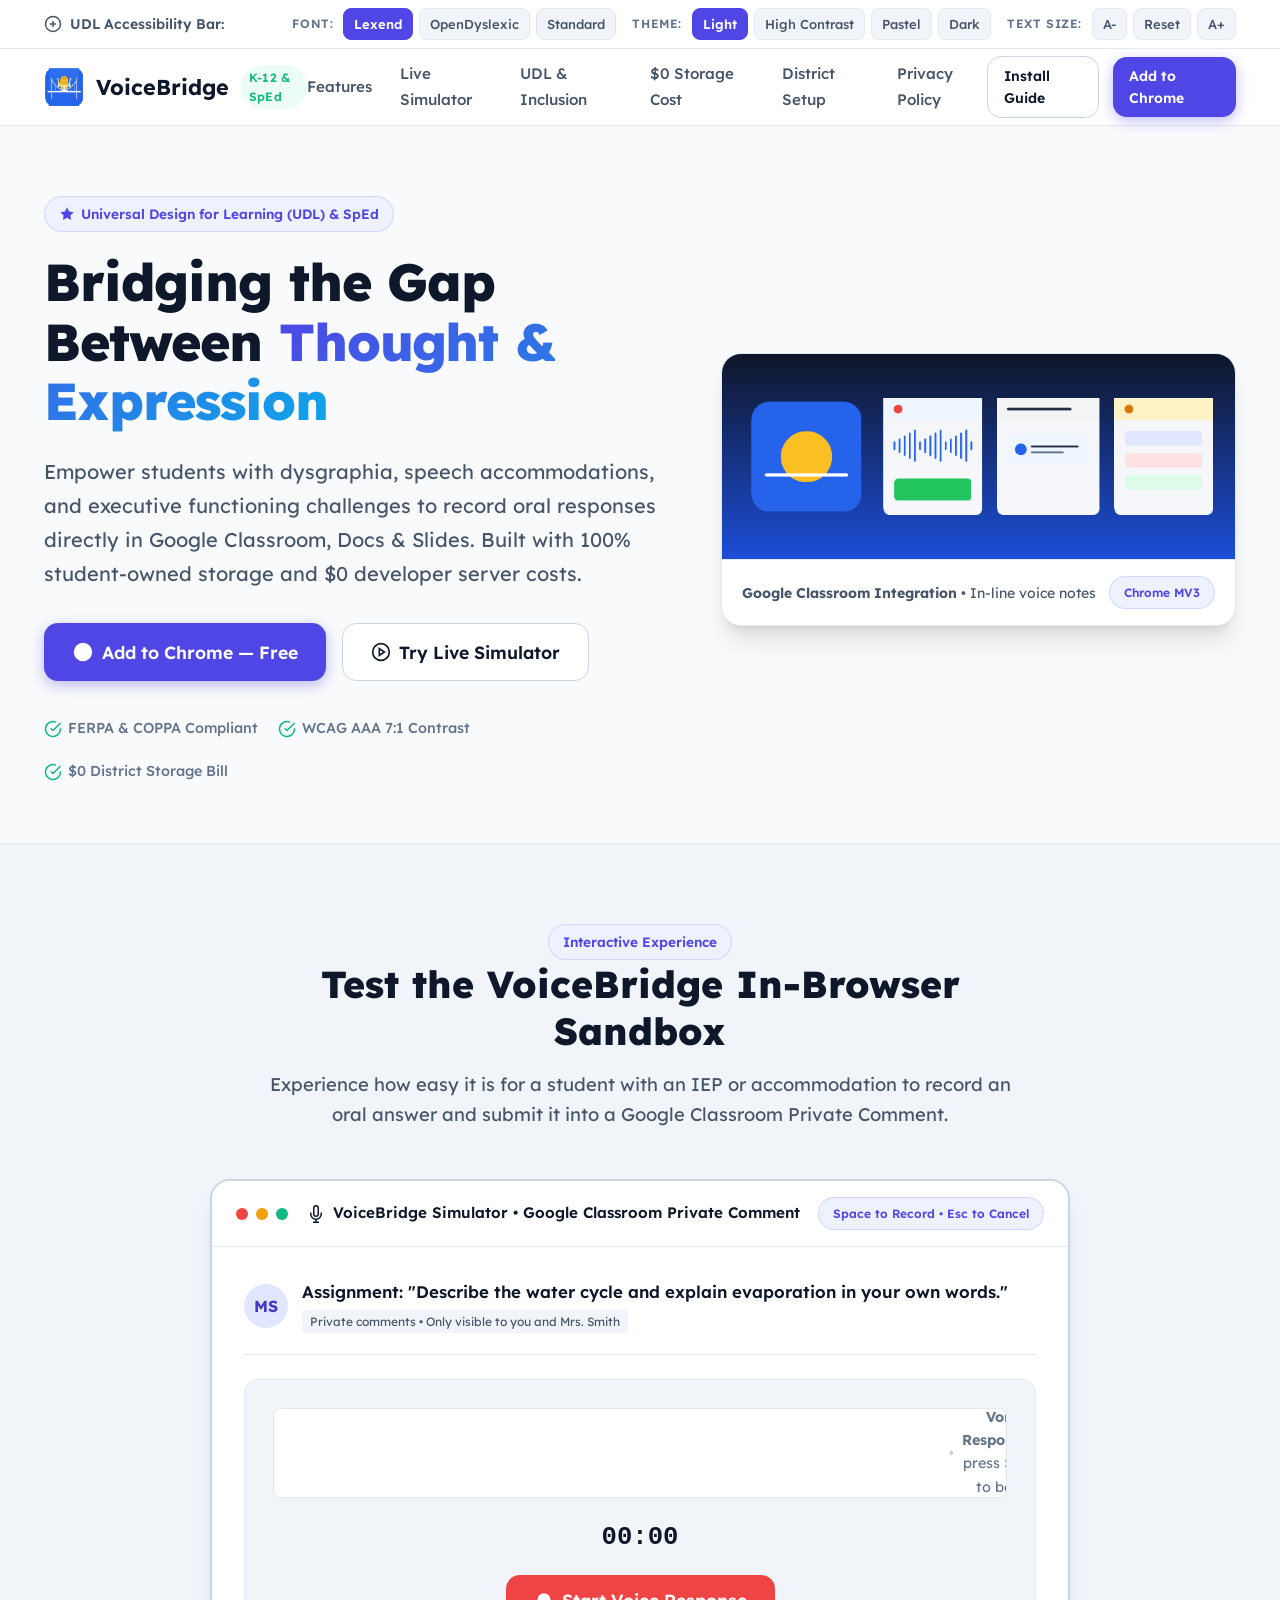
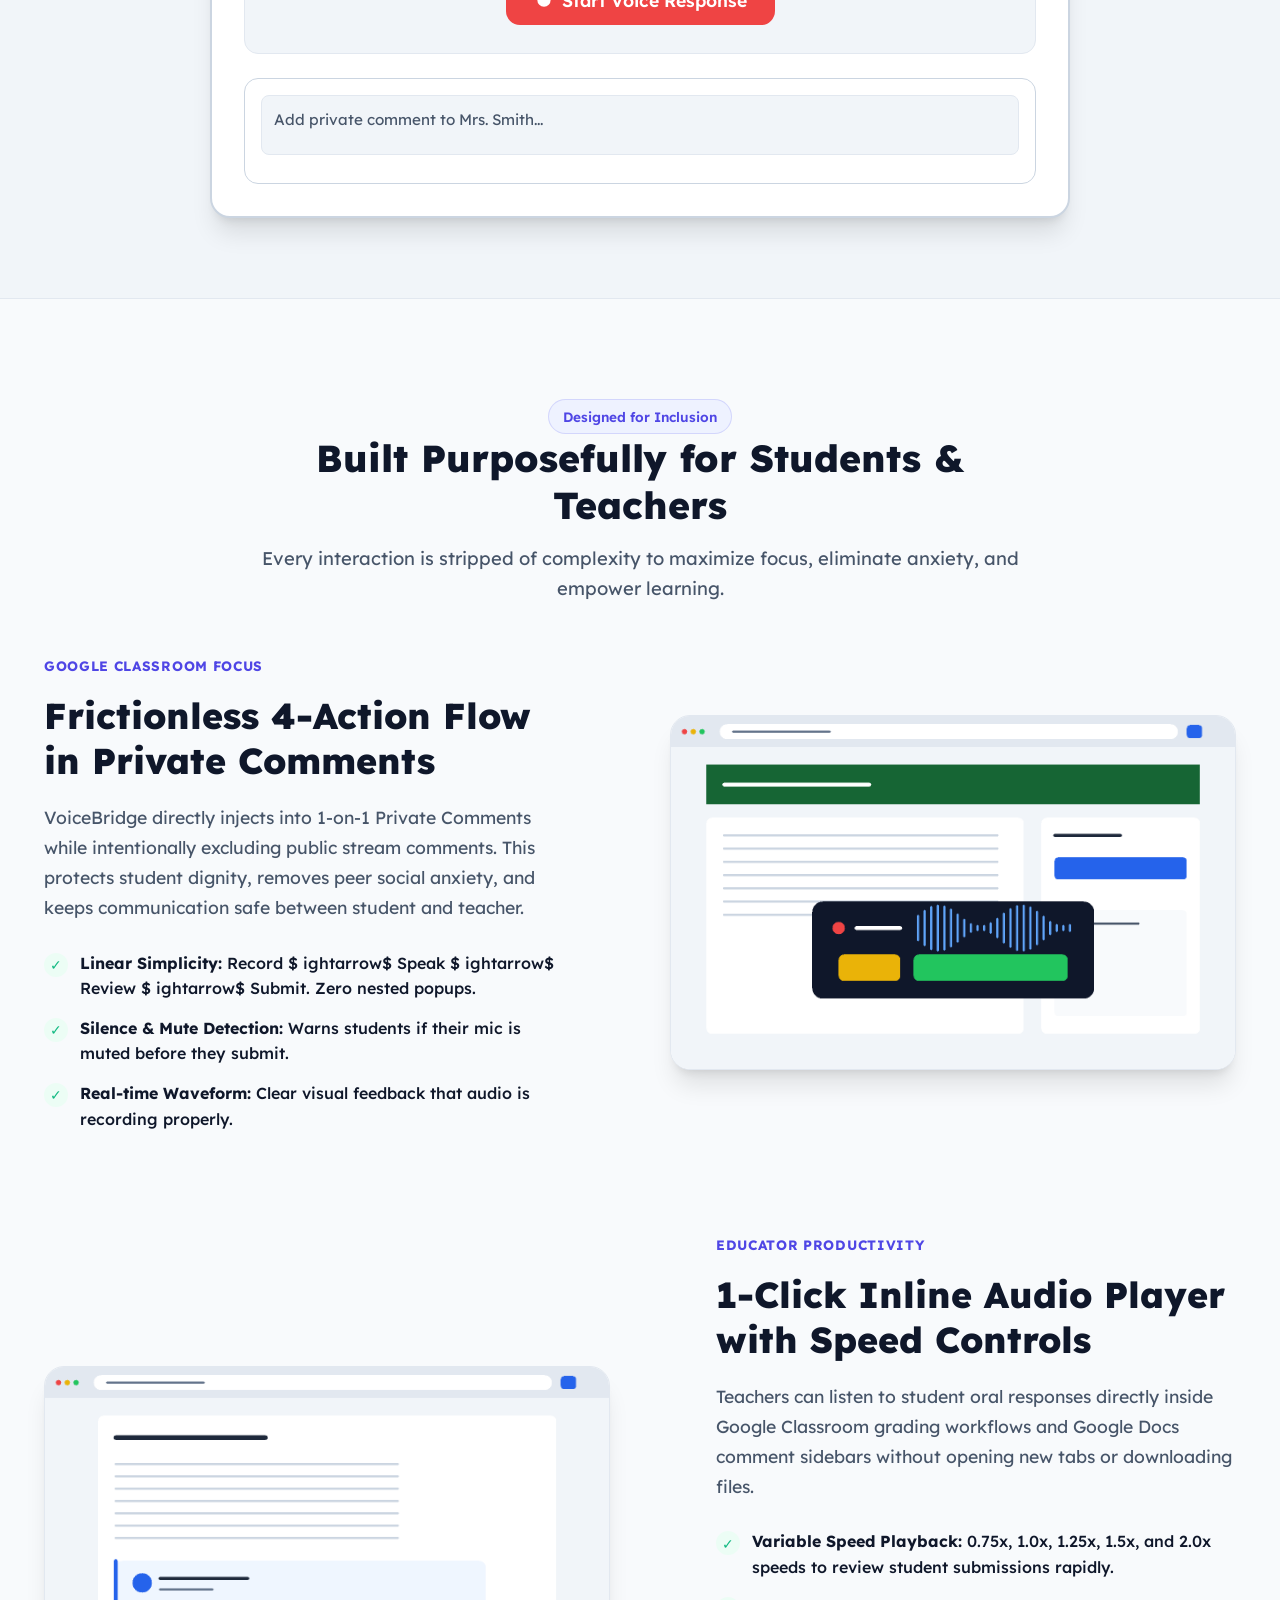
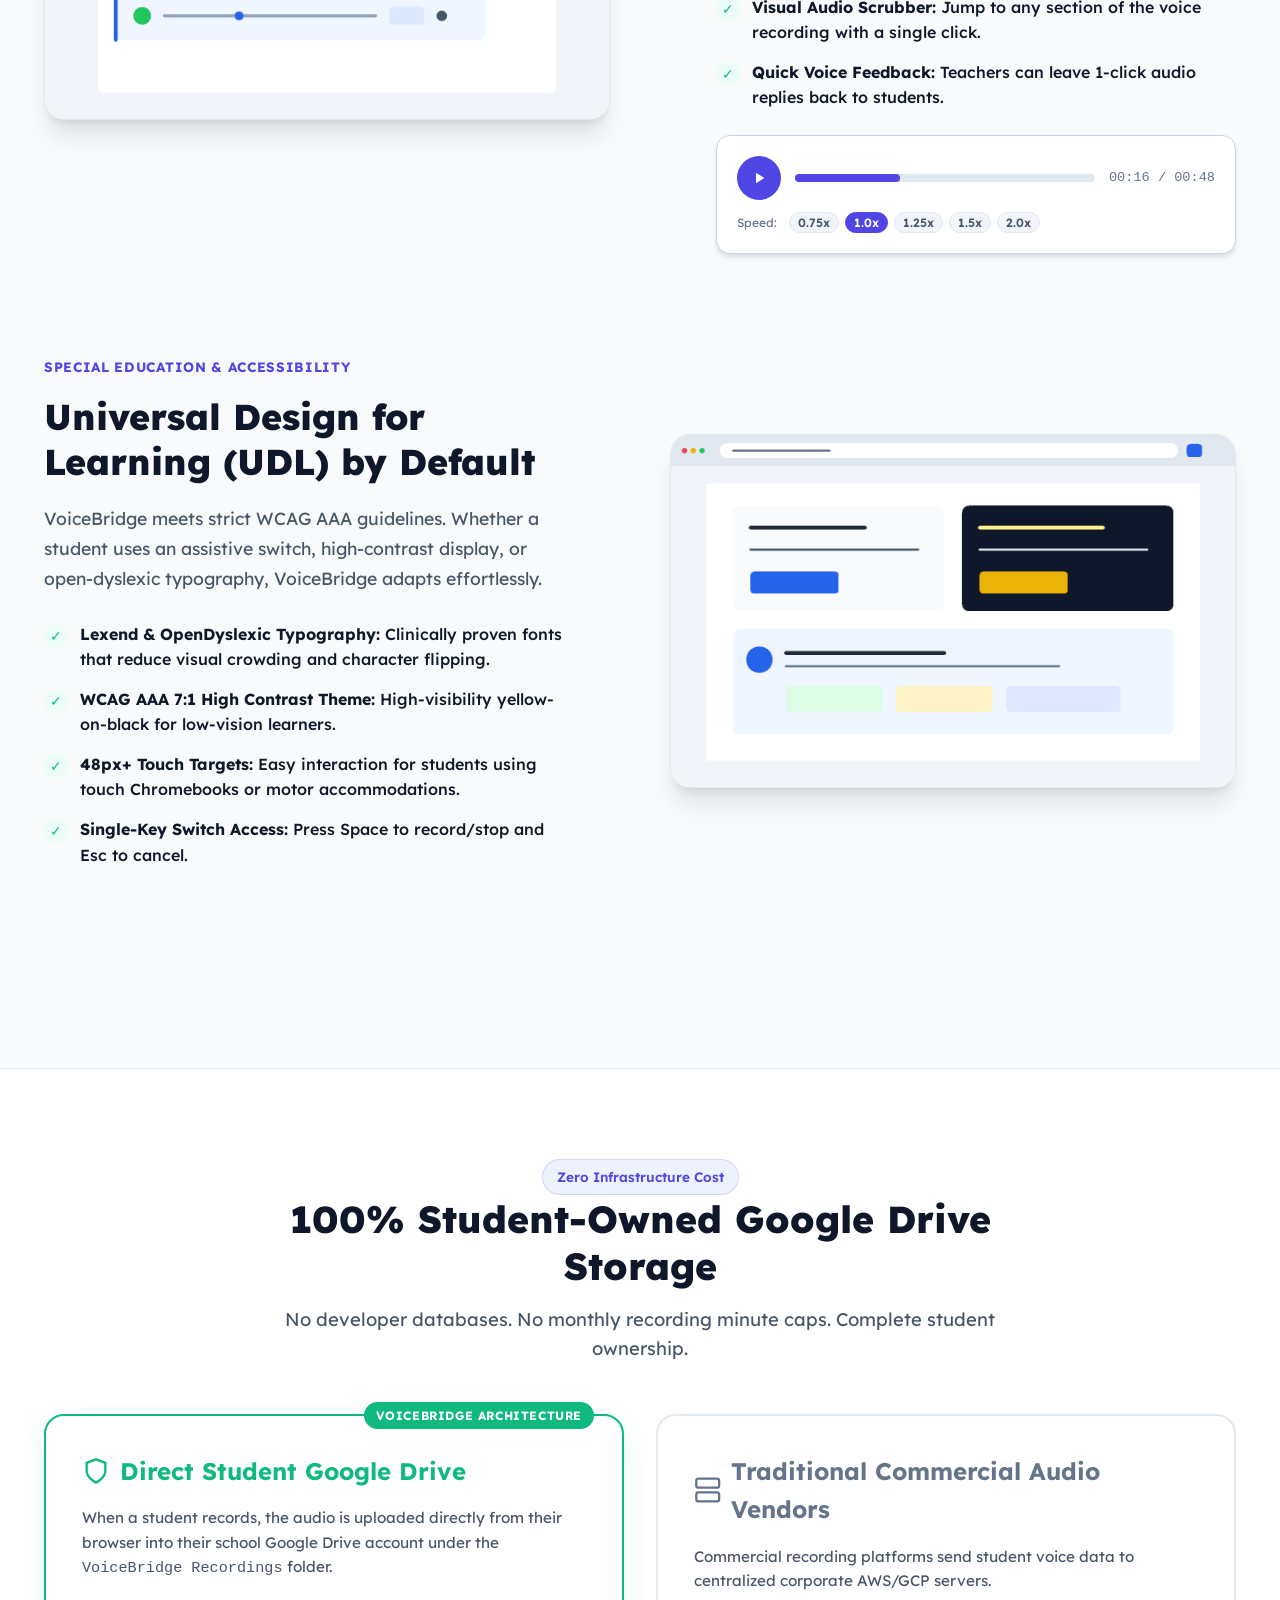
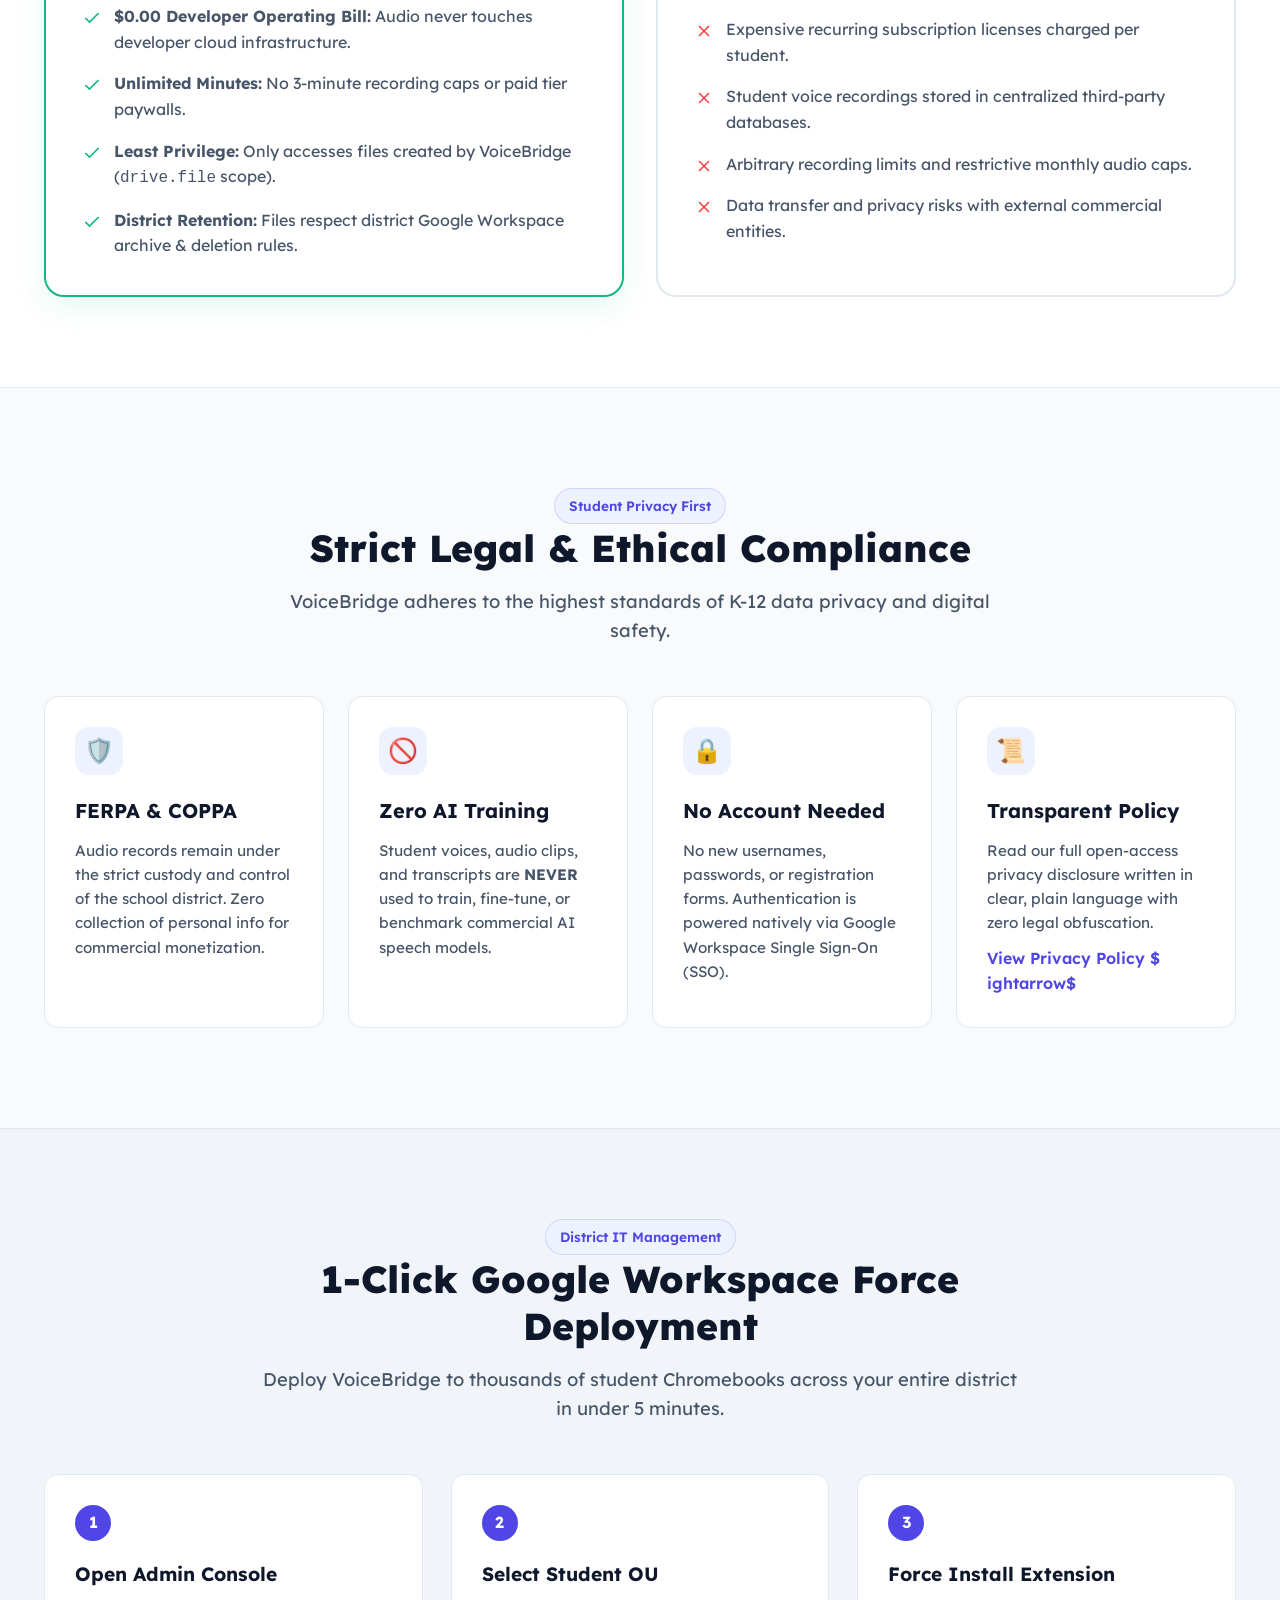
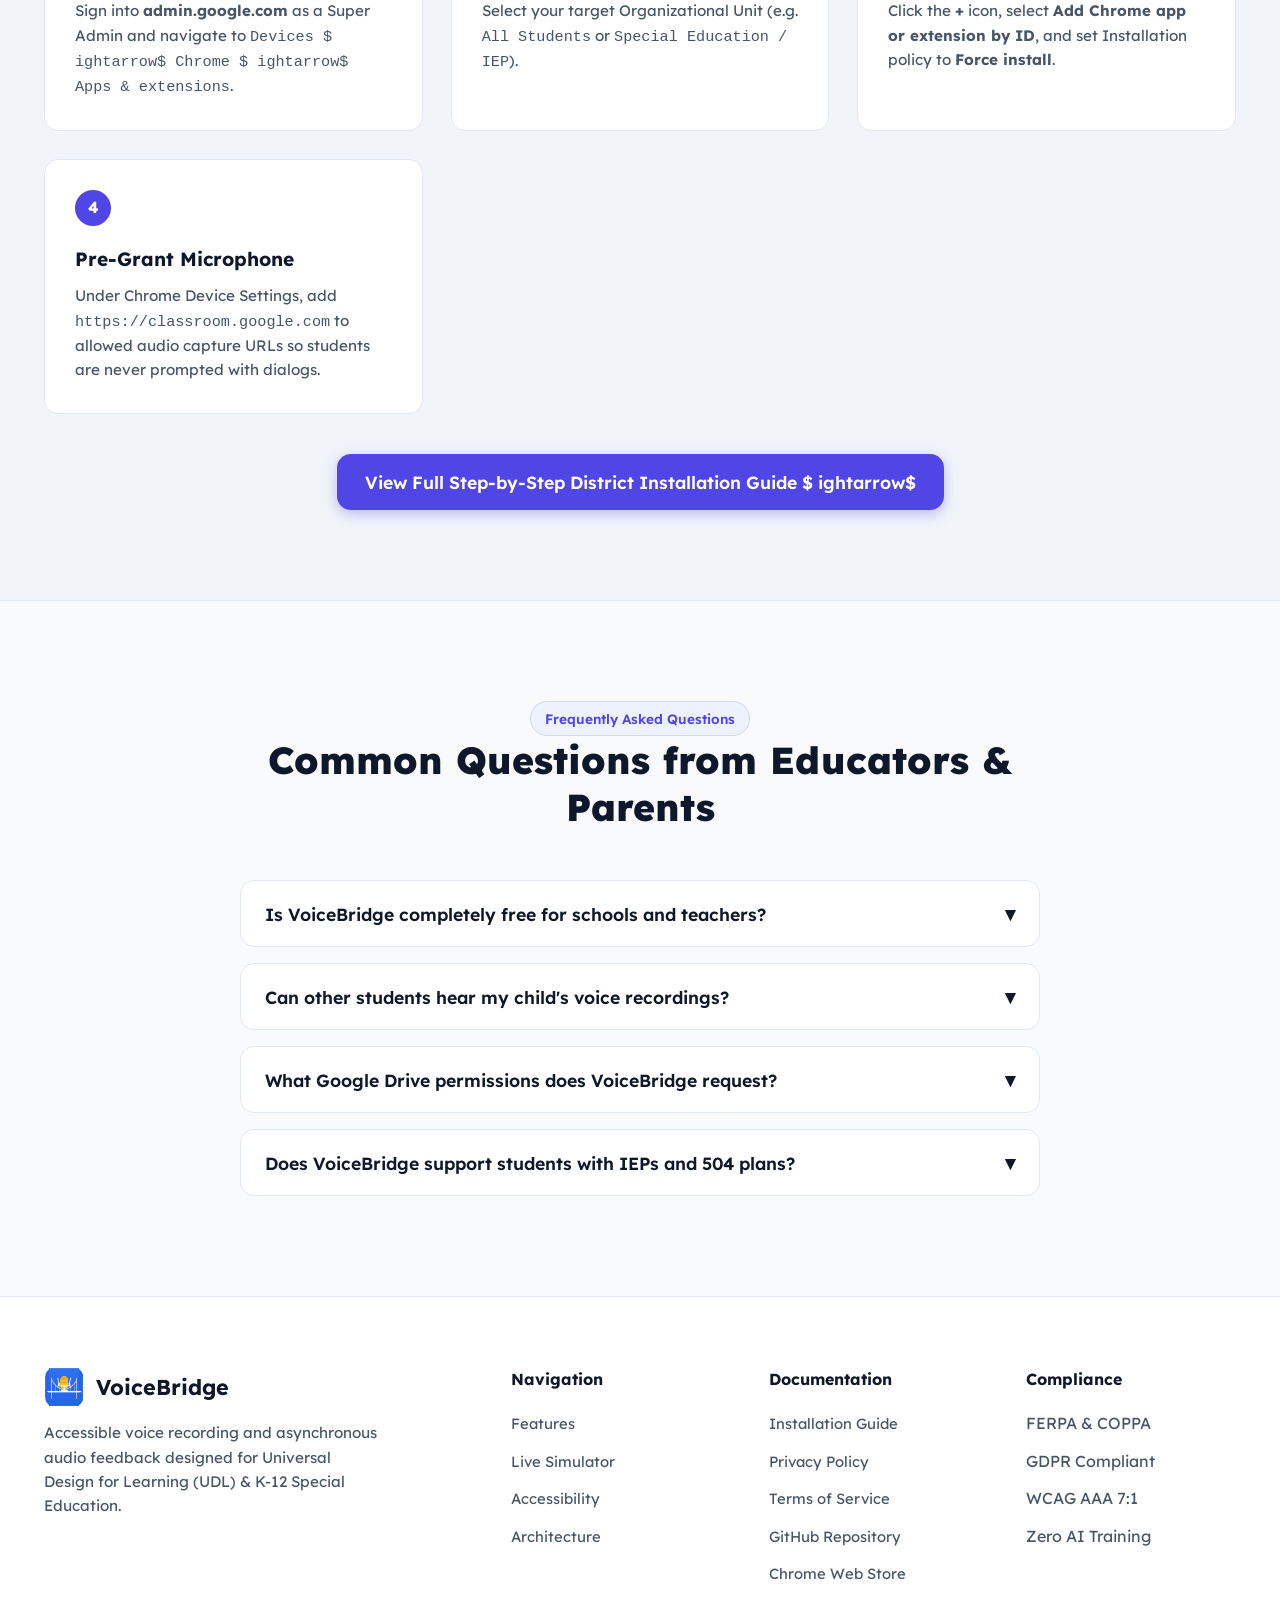
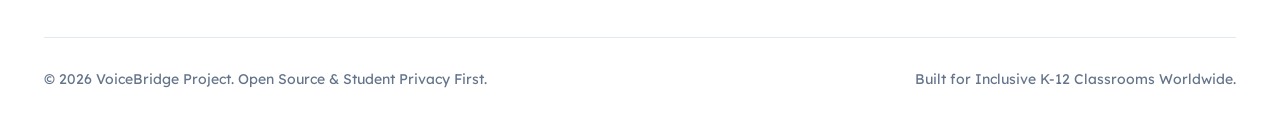
<file: index.html>
<!DOCTYPE html>
<html lang="en" data-font="lexend">
<head>
  <meta charset="UTF-8">
  <meta name="viewport" content="width=device-width, initial-scale=1.0">
  <title>VoiceBridge — Accessible Voice Feedback & Response for Classrooms</title>
  <meta name="description" content="Accessible voice recording for Special Education (SpEd) and Universal Design for Learning (UDL). Record oral responses in Google Classroom, Docs & Slides with $0 developer storage cost.">
  <link rel="icon" type="image/png" href="assets/images/icon-48.png">
  <meta name="google-site-verification" content="google72f3a48682fbf13d">
  <meta name="google-site-verification" content="DJn5afruRWsWA90fSlqhLabzWKYm1KMPFTwgo0ELFc">
  <meta name="google-site-verification" content="_DJn5afruRWsWA90fSlqhLabzWKYm1KMPFTwgo0ELFc">
  <meta name="google-site-verification" content="google72f3a48682fbf13d_DJn5afruRWsWA90fSlqhLabzWKYm1KMPFTwgo0ELFc">
  <link rel="stylesheet" href="assets/css/styles.css">
</head>
<body>

  <!-- Universal Design for Learning (UDL) Accessibility Toolbar -->
  <aside class="a11y-bar" aria-label="Accessibility & Display Controls">
    <div class="container a11y-bar-content">
      <div class="a11y-label">
        <svg width="18" height="18" viewBox="0 0 24 24" fill="none" stroke="currentColor" stroke-width="2"><circle cx="12" cy="12" r="10"/><path d="M12 8v8"/><path d="M8 12h8"/></svg>
        <span>UDL Accessibility Bar:</span>
      </div>

      <div class="a11y-controls">
        <!-- Font Selection -->
        <div class="a11y-group">
          <span class="a11y-group-title">Font:</span>
          <button class="a11y-btn active" data-set-font="lexend" title="Lexend - Designed to reduce visual stress and improve reading fluency">Lexend</button>
          <button class="a11y-btn" data-set-font="opendyslexic" title="OpenDyslexic - High bottom-weight letters for dyslexia support">OpenDyslexic</button>
          <button class="a11y-btn" data-set-font="system" title="System Standard Font">Standard</button>
        </div>

        <!-- Theme Selection -->
        <div class="a11y-group">
          <span class="a11y-group-title">Theme:</span>
          <button class="a11y-btn active" data-set-theme="light" title="Clean Light Theme">Light</button>
          <button class="a11y-btn" data-set-theme="high-contrast" title="WCAG AAA 7:1 High Contrast Yellow & Black">High Contrast</button>
          <button class="a11y-btn" data-set-theme="pastel" title="Soft Pastel Low-Glare Theme">Pastel</button>
          <button class="a11y-btn" data-set-theme="dark" title="Dark Mode">Dark</button>
        </div>

        <!-- Text Size -->
        <div class="a11y-group">
          <span class="a11y-group-title">Text Size:</span>
          <button class="a11y-btn" id="decreaseFontSize" title="Decrease font size">A-</button>
          <button class="a11y-btn" id="resetFontSize" title="Reset font size">Reset</button>
          <button class="a11y-btn" id="increaseFontSize" title="Increase font size">A+</button>
        </div>
      </div>
    </div>
  </aside>

  <!-- Navigation Bar -->
  <header class="navbar">
    <div class="container nav-container">
      <a href="index.html" class="brand-logo" aria-label="VoiceBridge Home">
        <img src="assets/images/icon-128.png" alt="VoiceBridge Logo">
        <span>VoiceBridge</span>
        <span class="brand-badge">K-12 & SpEd</span>
      </a>

      <nav>
        <ul class="nav-links">
          <li><a href="#features" class="nav-link">Features</a></li>
          <li><a href="#simulator" class="nav-link">Live Simulator</a></li>
          <li><a href="#accessibility" class="nav-link">UDL & Inclusion</a></li>
          <li><a href="#architecture" class="nav-link">$0 Storage Cost</a></li>
          <li><a href="#deployment" class="nav-link">District Setup</a></li>
          <li><a href="privacy-policy.html" class="nav-link">Privacy Policy</a></li>
        </ul>
      </nav>

      <div class="nav-actions">
        <a href="install.html" class="btn btn-secondary btn-sm">Install Guide</a>
        <a href="https://chrome.google.com/webstore" class="btn btn-primary btn-sm" target="_blank" rel="noopener">Add to Chrome</a>
        <button class="mobile-toggle" aria-label="Toggle navigation menu">☰</button>
      </div>
    </div>
  </header>

  <main>
    <!-- Hero Section -->
    <section class="hero-section">
      <div class="container hero-grid">
        <div class="hero-content">
          <div class="hero-tag">
            <span class="badge">
              <svg width="16" height="16" viewBox="0 0 24 24" fill="currentColor"><path d="M12 2L15.09 8.26L22 9.27L17 14.14L18.18 21.02L12 17.77L5.82 21.02L7 14.14L2 9.27L8.91 8.26L12 2Z"/></svg>
              Universal Design for Learning (UDL) & SpEd
            </span>
          </div>

          <h1 class="hero-title">
            Bridging the Gap Between <span class="hero-title-highlight">Thought & Expression</span>
          </h1>

          <p class="hero-description">
            Empower students with dysgraphia, speech accommodations, and executive functioning challenges to record oral responses directly in Google Classroom, Docs & Slides. Built with 100% student-owned storage and $0 developer server costs.
          </p>

          <div class="hero-actions">
            <a href="https://chrome.google.com/webstore" class="btn btn-primary btn-lg" target="_blank" rel="noopener">
              <svg width="22" height="22" viewBox="0 0 24 24" fill="currentColor"><circle cx="12" cy="12" r="10"/><circle cx="12" cy="12" r="4"/></svg>
              Add to Chrome — Free
            </a>
            <a href="#simulator" class="btn btn-secondary btn-lg">
              <svg width="20" height="20" viewBox="0 0 24 24" fill="none" stroke="currentColor" stroke-width="2"><circle cx="12" cy="12" r="10"/><polygon points="10 8 16 12 10 16 10 8"/></svg>
              Try Live Simulator
            </a>
          </div>

          <div class="hero-trust-row">
            <div class="trust-item">
              <svg width="18" height="18" viewBox="0 0 24 24" fill="none" stroke="currentColor" stroke-width="2"><path d="M22 11.08V12a10 10 0 1 1-5.93-9.14"/><polyline points="22 4 12 14.01 9 11.01"/></svg>
              <span>FERPA & COPPA Compliant</span>
            </div>
            <div class="trust-item">
              <svg width="18" height="18" viewBox="0 0 24 24" fill="none" stroke="currentColor" stroke-width="2"><path d="M22 11.08V12a10 10 0 1 1-5.93-9.14"/><polyline points="22 4 12 14.01 9 11.01"/></svg>
              <span>WCAG AAA 7:1 Contrast</span>
            </div>
            <div class="trust-item">
              <svg width="18" height="18" viewBox="0 0 24 24" fill="none" stroke="currentColor" stroke-width="2"><path d="M22 11.08V12a10 10 0 1 1-5.93-9.14"/><polyline points="22 4 12 14.01 9 11.01"/></svg>
              <span>$0 District Storage Bill</span>
            </div>
          </div>
        </div>

        <div class="hero-visual">
          <div class="hero-card">
            <img src="assets/images/promo-marquee-1400x560.png" alt="VoiceBridge Extension Banner - Accessible Voice Recording in Google Classroom" width="1400" height="560">
            <div class="hero-card-caption">
              <span><strong>Google Classroom Integration</strong> • In-line voice notes</span>
              <span class="badge" style="font-size: 0.75rem;">Chrome MV3</span>
            </div>
          </div>
        </div>
      </div>
    </section>

    <!-- Interactive Simulator Section -->
    <section id="simulator" class="simulator-section">
      <div class="container">
        <div class="section-header">
          <span class="badge">Interactive Experience</span>
          <h2 class="section-title">Test the VoiceBridge In-Browser Sandbox</h2>
          <p class="section-subtitle">Experience how easy it is for a student with an IEP or accommodation to record an oral answer and submit it into a Google Classroom Private Comment.</p>
        </div>

        <div class="simulator-container">
          <div class="simulator-header">
            <div class="sim-window-dots">
              <span class="sim-dot red"></span>
              <span class="sim-dot yellow"></span>
              <span class="sim-dot green"></span>
            </div>
            <div class="sim-title">
              <svg width="18" height="18" viewBox="0 0 24 24" fill="none" stroke="currentColor" stroke-width="2"><path d="M12 1a3 3 0 0 0-3 3v8a3 3 0 0 0 6 0V4a3 3 0 0 0-3-3z"/><path d="M19 10v2a7 7 0 0 1-14 0v-2"/><line x1="12" y1="19" x2="12" y2="23"/><line x1="8" y1="23" x2="16" y2="23"/></svg>
              VoiceBridge Simulator • Google Classroom Private Comment
            </div>
            <div>
              <span class="badge" style="font-size: 0.75rem;">Space to Record • Esc to Cancel</span>
            </div>
          </div>

          <div class="simulator-body">
            <!-- Simulated Classroom Header -->
            <div class="classroom-mock-header">
              <div class="classroom-avatar">MS</div>
              <div>
                <div class="classroom-prompt">Assignment: "Describe the water cycle and explain evaporation in your own words."</div>
                <div class="classroom-tag">Private comments • Only visible to you and Mrs. Smith</div>
              </div>
            </div>

            <!-- VoiceBridge Recording Sandbox -->
            <div id="recordingSandbox" class="recording-sandbox state-idle">
              <div class="waveform-canvas-container">
                <canvas id="waveformCanvas"></canvas>
                <div id="waveformPlaceholder" class="waveform-placeholder">
                  <svg width="24" height="24" viewBox="0 0 24 24" fill="none" stroke="currentColor" stroke-width="2"><path d="M12 1a3 3 0 0 0-3 3v8a3 3 0 0 0 6 0V4a3 3 0 0 0-3-3z"/><path d="M19 10v2a7 7 0 0 1-14 0v-2"/></svg>
                  <span>Click <strong>Start Voice Response</strong> or press <kbd>Space</kbd> to begin speaking</span>
                </div>
              </div>

              <div id="simTimer" class="sim-timer">00:00</div>

              <div class="sim-controls">
                <button id="btnSimRecord" class="btn btn-record btn-lg">
                  <svg width="20" height="20" viewBox="0 0 24 24" fill="currentColor"><circle cx="12" cy="12" r="8"/></svg>
                  Start Voice Response
                </button>

                <button id="btnSimStop" class="btn btn-stop btn-lg" style="display: none;">
                  <svg width="20" height="20" viewBox="0 0 24 24" fill="currentColor"><rect x="6" y="6" width="12" height="12" rx="2"/></svg>
                  Stop & Review
                </button>

                <button id="btnSimRedo" class="btn btn-secondary btn-lg" style="display: none;">
                  <svg width="20" height="20" viewBox="0 0 24 24" fill="none" stroke="currentColor" stroke-width="2"><path d="M3 12a9 9 0 1 0 9-9 9.75 9.75 0 0 0-6.74 2.74L3 8"/><path d="M3 3v5h5"/></svg>
                  Redo Recording
                </button>

                <button id="btnSimInsert" class="btn btn-insert btn-lg" style="display: none;">
                  <svg width="20" height="20" viewBox="0 0 24 24" fill="none" stroke="currentColor" stroke-width="2"><path d="M5 12h14"/><path d="m12 5 7 7-7 7"/></svg>
                  Insert Voice Note
                </button>
              </div>
            </div>

            <!-- Simulated Google Classroom Comment Box -->
            <div class="comment-box-mock">
              <div class="comment-input-area" id="commentArea">
                <span>Add private comment to Mrs. Smith...</span>
                
                <div id="injectedAudioCard" class="injected-audio-card" style="display: none;">
                  <div class="audio-card-meta">
                    <div class="audio-card-icon">🎙️</div>
                    <div class="audio-card-text">
                      <strong>🎙️ Voice Note from Alex</strong>
                      <span id="injectedCardDuration">Voice Note (00:14) • Saved to Student Drive</span>
                    </div>
                  </div>
                  <span class="badge" style="background: var(--brand-accent-light); color: var(--brand-accent);">Attached</span>
                </div>
              </div>
            </div>
          </div>
        </div>
      </div>
    </section>

    <!-- Features Section with High-Res Store Assets -->
    <section id="features" class="features-section">
      <div class="container">
        <div class="section-header">
          <span class="badge">Designed for Inclusion</span>
          <h2 class="section-title">Built Purposefully for Students & Teachers</h2>
          <p class="section-subtitle">Every interaction is stripped of complexity to maximize focus, eliminate anxiety, and empower learning.</p>
        </div>

        <!-- Feature 1 -->
        <div class="feature-block">
          <div class="feature-content">
            <span class="feature-tag">Google Classroom Focus</span>
            <h3 class="feature-title">Frictionless 4-Action Flow in Private Comments</h3>
            <p class="feature-text">
              VoiceBridge directly injects into 1-on-1 Private Comments while intentionally excluding public stream comments. This protects student dignity, removes peer social anxiety, and keeps communication safe between student and teacher.
            </p>
            <ul class="feature-points">
              <li class="feature-point">
                <span class="feature-point-icon">✓</span>
                <span><strong>Linear Simplicity:</strong> Record $ightarrow$ Speak $ightarrow$ Review $ightarrow$ Submit. Zero nested popups.</span>
              </li>
              <li class="feature-point">
                <span class="feature-point-icon">✓</span>
                <span><strong>Silence & Mute Detection:</strong> Warns students if their mic is muted before they submit.</span>
              </li>
              <li class="feature-point">
                <span class="feature-point-icon">✓</span>
                <span><strong>Real-time Waveform:</strong> Clear visual feedback that audio is recording properly.</span>
              </li>
            </ul>
          </div>
          <div class="feature-image-wrapper">
            <img src="assets/images/screenshot-1-recording-1280x800.png" alt="VoiceBridge Student Recording Interface in Google Classroom" width="1280" height="800" loading="lazy">
          </div>
        </div>

        <!-- Feature 2 -->
        <div class="feature-block reverse">
          <div class="feature-content">
            <span class="feature-tag">Educator Productivity</span>
            <h3 class="feature-title">1-Click Inline Audio Player with Speed Controls</h3>
            <p class="feature-text">
              Teachers can listen to student oral responses directly inside Google Classroom grading workflows and Google Docs comment sidebars without opening new tabs or downloading files.
            </p>
            <ul class="feature-points">
              <li class="feature-point">
                <span class="feature-point-icon">✓</span>
                <span><strong>Variable Speed Playback:</strong> 0.75x, 1.0x, 1.25x, 1.5x, and 2.0x speeds to review student submissions rapidly.</span>
              </li>
              <li class="feature-point">
                <span class="feature-point-icon">✓</span>
                <span><strong>Visual Audio Scrubber:</strong> Jump to any section of the voice recording with a single click.</span>
              </li>
              <li class="feature-point">
                <span class="feature-point-icon">✓</span>
                <span><strong>Quick Voice Feedback:</strong> Teachers can leave 1-click audio replies back to students.</span>
              </li>
            </ul>

            <!-- Interactive Demo Player Widget -->
            <div class="interactive-player-demo">
              <div class="player-demo-bar">
                <button id="demoPlayBtn" class="player-play-btn" aria-label="Play sample voice note">
                  <svg width="18" height="18" viewBox="0 0 24 24" fill="currentColor"><path d="M8 5v14l11-7z"/></svg>
                </button>
                <div id="demoScrubberTrack" class="player-scrubber-track">
                  <div id="demoScrubberFill" class="player-scrubber-fill"></div>
                </div>
                <div id="demoTimeDisplay" class="player-time">00:17 / 00:48</div>
              </div>
              <div class="player-speed-pills">
                <span style="font-size: 0.75rem; color: var(--text-muted); margin-right: 6px;">Speed:</span>
                <button class="speed-pill" data-speed="0.75">0.75x</button>
                <button class="speed-pill active" data-speed="1.0">1.0x</button>
                <button class="speed-pill" data-speed="1.25">1.25x</button>
                <button class="speed-pill" data-speed="1.5">1.5x</button>
                <button class="speed-pill" data-speed="2.0">2.0x</button>
              </div>
            </div>
          </div>

          <div class="feature-image-wrapper">
            <img src="assets/images/screenshot-2-teacher-player-1280x800.png" alt="VoiceBridge 1-Click Teacher Inline Audio Player" width="1280" height="800" loading="lazy">
          </div>
        </div>

        <!-- Feature 3 -->
        <div id="accessibility" class="feature-block">
          <div class="feature-content">
            <span class="feature-tag">Special Education & Accessibility</span>
            <h3 class="feature-title">Universal Design for Learning (UDL) by Default</h3>
            <p class="feature-text">
              VoiceBridge meets strict WCAG AAA guidelines. Whether a student uses an assistive switch, high-contrast display, or open-dyslexic typography, VoiceBridge adapts effortlessly.
            </p>
            <ul class="feature-points">
              <li class="feature-point">
                <span class="feature-point-icon">✓</span>
                <span><strong>Lexend & OpenDyslexic Typography:</strong> Clinically proven fonts that reduce visual crowding and character flipping.</span>
              </li>
              <li class="feature-point">
                <span class="feature-point-icon">✓</span>
                <span><strong>WCAG AAA 7:1 High Contrast Theme:</strong> High-visibility yellow-on-black for low-vision learners.</span>
              </li>
              <li class="feature-point">
                <span class="feature-point-icon">✓</span>
                <span><strong>48px+ Touch Targets:</strong> Easy interaction for students using touch Chromebooks or motor accommodations.</span>
              </li>
              <li class="feature-point">
                <span class="feature-point-icon">✓</span>
                <span><strong>Single-Key Switch Access:</strong> Press Space to record/stop and Esc to cancel.</span>
              </li>
            </ul>
          </div>
          <div class="feature-image-wrapper">
            <img src="assets/images/screenshot-3-accessibility-1280x800.png" alt="VoiceBridge Accessibility Settings & Theme Options" width="1280" height="800" loading="lazy">
          </div>
        </div>
      </div>
    </section>

    <!-- Architecture & $0 Developer Cost Section -->
    <section id="architecture" class="architecture-section">
      <div class="container">
        <div class="section-header">
          <span class="badge">Zero Infrastructure Cost</span>
          <h2 class="section-title">100% Student-Owned Google Drive Storage</h2>
          <p class="section-subtitle">No developer databases. No monthly recording minute caps. Complete student ownership.</p>
        </div>

        <div class="architecture-grid">
          <!-- VoiceBridge Architecture -->
          <div class="arch-card highlight">
            <span class="arch-badge">VoiceBridge Architecture</span>
            <h3 class="arch-title" style="color: var(--brand-accent);">
              <svg width="28" height="28" viewBox="0 0 24 24" fill="none" stroke="currentColor" stroke-width="2"><path d="M12 22s8-4 8-10V5l-8-3-8 3v7c0 6 8 10 8 10z"/></svg>
              Direct Student Google Drive
            </h3>
            <p style="color: var(--text-secondary); font-size: 0.95rem;">
              When a student records, the audio is uploaded directly from their browser into their school Google Drive account under the <code>VoiceBridge Recordings</code> folder.
            </p>
            <ul class="arch-list">
              <li>
                <svg width="20" height="20" viewBox="0 0 24 24" fill="none" stroke="#10b981" stroke-width="2"><polyline points="20 6 9 17 4 12"/></svg>
                <span><strong>$0.00 Developer Operating Bill:</strong> Audio never touches developer cloud infrastructure.</span>
              </li>
              <li>
                <svg width="20" height="20" viewBox="0 0 24 24" fill="none" stroke="#10b981" stroke-width="2"><polyline points="20 6 9 17 4 12"/></svg>
                <span><strong>Unlimited Minutes:</strong> No 3-minute recording caps or paid tier paywalls.</span>
              </li>
              <li>
                <svg width="20" height="20" viewBox="0 0 24 24" fill="none" stroke="#10b981" stroke-width="2"><polyline points="20 6 9 17 4 12"/></svg>
                <span><strong>Least Privilege:</strong> Only accesses files created by VoiceBridge (<code>drive.file</code> scope).</span>
              </li>
              <li>
                <svg width="20" height="20" viewBox="0 0 24 24" fill="none" stroke="#10b981" stroke-width="2"><polyline points="20 6 9 17 4 12"/></svg>
                <span><strong>District Retention:</strong> Files respect district Google Workspace archive & deletion rules.</span>
              </li>
            </ul>
          </div>

          <!-- Legacy SaaS Architecture -->
          <div class="arch-card">
            <h3 class="arch-title" style="color: var(--text-muted);">
              <svg width="28" height="28" viewBox="0 0 24 24" fill="none" stroke="currentColor" stroke-width="2"><rect x="2" y="2" width="20" height="8" rx="2" ry="2"/><rect x="2" y="14" width="20" height="8" rx="2" ry="2"/><line x1="6" y1="6" x2="6.01" y2="6"/><line x1="6" y1="18" x2="6.01" y2="18"/></svg>
              Traditional Commercial Audio Vendors
            </h3>
            <p style="color: var(--text-secondary); font-size: 0.95rem;">
              Commercial recording platforms send student voice data to centralized corporate AWS/GCP servers.
            </p>
            <ul class="arch-list">
              <li>
                <svg width="20" height="20" viewBox="0 0 24 24" fill="none" stroke="#ef4444" stroke-width="2"><line x1="18" y1="6" x2="6" y2="18"/><line x1="6" y1="6" x2="18" y2="18"/></svg>
                <span>Expensive recurring subscription licenses charged per student.</span>
              </li>
              <li>
                <svg width="20" height="20" viewBox="0 0 24 24" fill="none" stroke="#ef4444" stroke-width="2"><line x1="18" y1="6" x2="6" y2="18"/><line x1="6" y1="6" x2="18" y2="18"/></svg>
                <span>Student voice recordings stored in centralized third-party databases.</span>
              </li>
              <li>
                <svg width="20" height="20" viewBox="0 0 24 24" fill="none" stroke="#ef4444" stroke-width="2"><line x1="18" y1="6" x2="6" y2="18"/><line x1="6" y1="6" x2="18" y2="18"/></svg>
                <span>Arbitrary recording limits and restrictive monthly audio caps.</span>
              </li>
              <li>
                <svg width="20" height="20" viewBox="0 0 24 24" fill="none" stroke="#ef4444" stroke-width="2"><line x1="18" y1="6" x2="6" y2="18"/><line x1="6" y1="6" x2="18" y2="18"/></svg>
                <span>Data transfer and privacy risks with external commercial entities.</span>
              </li>
            </ul>
          </div>
        </div>
      </div>
    </section>

    <!-- Privacy & Security Compliance Section -->
    <section class="privacy-section">
      <div class="container">
        <div class="section-header">
          <span class="badge">Student Privacy First</span>
          <h2 class="section-title">Strict Legal & Ethical Compliance</h2>
          <p class="section-subtitle">VoiceBridge adheres to the highest standards of K-12 data privacy and digital safety.</p>
        </div>

        <div class="compliance-grid">
          <div class="compliance-card">
            <div class="compliance-icon">🛡️</div>
            <h3>FERPA & COPPA</h3>
            <p>Audio records remain under the strict custody and control of the school district. Zero collection of personal info for commercial monetization.</p>
          </div>

          <div class="compliance-card">
            <div class="compliance-icon">🚫</div>
            <h3>Zero AI Training</h3>
            <p>Student voices, audio clips, and transcripts are <strong>NEVER</strong> used to train, fine-tune, or benchmark commercial AI speech models.</p>
          </div>

          <div class="compliance-card">
            <div class="compliance-icon">🔒</div>
            <h3>No Account Needed</h3>
            <p>No new usernames, passwords, or registration forms. Authentication is powered natively via Google Workspace Single Sign-On (SSO).</p>
          </div>

          <div class="compliance-card">
            <div class="compliance-icon">📜</div>
            <h3>Transparent Policy</h3>
            <p>Read our full open-access privacy disclosure written in clear, plain language with zero legal obfuscation.</p>
            <a href="privacy-policy.html" style="font-weight: 600; margin-top: 10px; display: inline-block;">View Privacy Policy $ightarrow$</a>
          </div>
        </div>
      </div>
    </section>

    <!-- District Deployment Section -->
    <section id="deployment" class="deployment-section">
      <div class="container">
        <div class="section-header">
          <span class="badge">District IT Management</span>
          <h2 class="section-title">1-Click Google Workspace Force Deployment</h2>
          <p class="section-subtitle">Deploy VoiceBridge to thousands of student Chromebooks across your entire district in under 5 minutes.</p>
        </div>

        <div class="deployment-steps">
          <div class="step-card">
            <div class="step-number">1</div>
            <h3>Open Admin Console</h3>
            <p>Sign into <strong>admin.google.com</strong> as a Super Admin and navigate to <code>Devices $ightarrow$ Chrome $ightarrow$ Apps & extensions</code>.</p>
          </div>

          <div class="step-card">
            <div class="step-number">2</div>
            <h3>Select Student OU</h3>
            <p>Select your target Organizational Unit (e.g. <code>All Students</code> or <code>Special Education / IEP</code>).</p>
          </div>

          <div class="step-card">
            <div class="step-number">3</div>
            <h3>Force Install Extension</h3>
            <p>Click the <strong>+</strong> icon, select <strong>Add Chrome app or extension by ID</strong>, and set Installation policy to <strong>Force install</strong>.</p>
          </div>

          <div class="step-card">
            <div class="step-number">4</div>
            <h3>Pre-Grant Microphone</h3>
            <p>Under Chrome Device Settings, add <code>https://classroom.google.com</code> to allowed audio capture URLs so students are never prompted with dialogs.</p>
          </div>
        </div>

        <div style="text-align: center; margin-top: 40px;">
          <a href="install.html" class="btn btn-primary btn-lg">View Full Step-by-Step District Installation Guide $ightarrow$</a>
        </div>
      </div>
    </section>

    <!-- FAQ Section -->
    <section class="faq-section">
      <div class="container">
        <div class="section-header">
          <span class="badge">Frequently Asked Questions</span>
          <h2 class="section-title">Common Questions from Educators & Parents</h2>
        </div>

        <div class="faq-list">
          <div class="faq-item">
            <button class="faq-question">
              <span>Is VoiceBridge completely free for schools and teachers?</span>
              <span class="faq-icon">▾</span>
            </button>
            <div class="faq-answer">
              Yes, VoiceBridge is 100% free and open-source. Because audio recordings are stored directly in the student's own Google Drive storage, there are zero server costs for developers or school districts.
            </div>
          </div>

          <div class="faq-item">
            <button class="faq-question">
              <span>Can other students hear my child's voice recordings?</span>
              <span class="faq-icon">▾</span>
            </button>
            <div class="faq-answer">
              No. VoiceBridge is engineered specifically to inject into 1-on-1 Google Classroom Private Comments between the student and the teacher. It explicitly excludes public class stream comments to protect student privacy and remove social anxiety.
            </div>
          </div>

          <div class="faq-item">
            <button class="faq-question">
              <span>What Google Drive permissions does VoiceBridge request?</span>
              <span class="faq-icon">▾</span>
            </button>
            <div class="faq-answer">
              VoiceBridge uses the least-privilege <code>drive.file</code> OAuth scope. This means VoiceBridge can only access files and folders that it creates itself. It cannot read, browse, modify, or delete any other files or student documents in Google Drive.
            </div>
          </div>

          <div class="faq-item">
            <button class="faq-question">
              <span>Does VoiceBridge support students with IEPs and 504 plans?</span>
              <span class="faq-icon">▾</span>
            </button>
            <div class="faq-answer">
              Yes! VoiceBridge was built specifically to fulfill oral response accommodations for students with dysgraphia, speech-to-text fatigue, and motor challenges. It features single-key switch controls (Space/Esc), Lexend and OpenDyslexic fonts, and WCAG AAA 7:1 contrast.
            </div>
          </div>
        </div>
      </div>
    </section>
  </main>

  <!-- Footer -->
  <footer class="footer">
    <div class="container">
      <div class="footer-grid">
        <div class="footer-brand">
          <div class="brand-logo">
            <img src="assets/images/icon-128.png" alt="VoiceBridge Logo">
            <span>VoiceBridge</span>
          </div>
          <p>
            Accessible voice recording and asynchronous audio feedback designed for Universal Design for Learning (UDL) & K-12 Special Education.
          </p>
        </div>

        <div class="footer-col">
          <h4>Navigation</h4>
          <ul class="footer-links">
            <li><a href="#features">Features</a></li>
            <li><a href="#simulator">Live Simulator</a></li>
            <li><a href="#accessibility">Accessibility</a></li>
            <li><a href="#architecture">Architecture</a></li>
          </ul>
        </div>

        <div class="footer-col">
          <h4>Documentation</h4>
          <ul class="footer-links">
            <li><a href="install.html">Installation Guide</a></li>
            <li><a href="privacy-policy.html">Privacy Policy</a></li>
            <li><a href="terms-of-service.html">Terms of Service</a></li>
            <li><a href="https://github.com/andrewgitnersolutions/voicebridge" target="_blank" rel="noopener">GitHub Repository</a></li>
            <li><a href="https://chrome.google.com/webstore" target="_blank" rel="noopener">Chrome Web Store</a></li>
          </ul>
        </div>

        <div class="footer-col">
          <h4>Compliance</h4>
          <ul class="footer-links">
            <li><span style="color: var(--text-secondary);">FERPA & COPPA</span></li>
            <li><span style="color: var(--text-secondary);">GDPR Compliant</span></li>
            <li><span style="color: var(--text-secondary);">WCAG AAA 7:1</span></li>
            <li><span style="color: var(--text-secondary);">Zero AI Training</span></li>
          </ul>
        </div>
      </div>

      <div class="footer-bottom">
        <div>© 2026 VoiceBridge Project. Open Source & Student Privacy First.</div>
        <div>Built for Inclusive K-12 Classrooms Worldwide.</div>
      </div>
    </div>
  </footer>

  <script src="assets/js/main.js"></script>
  <script src="assets/js/simulator.js"></script>
  <script src="assets/js/player-demo.js"></script>
</body>
</html>
</file>
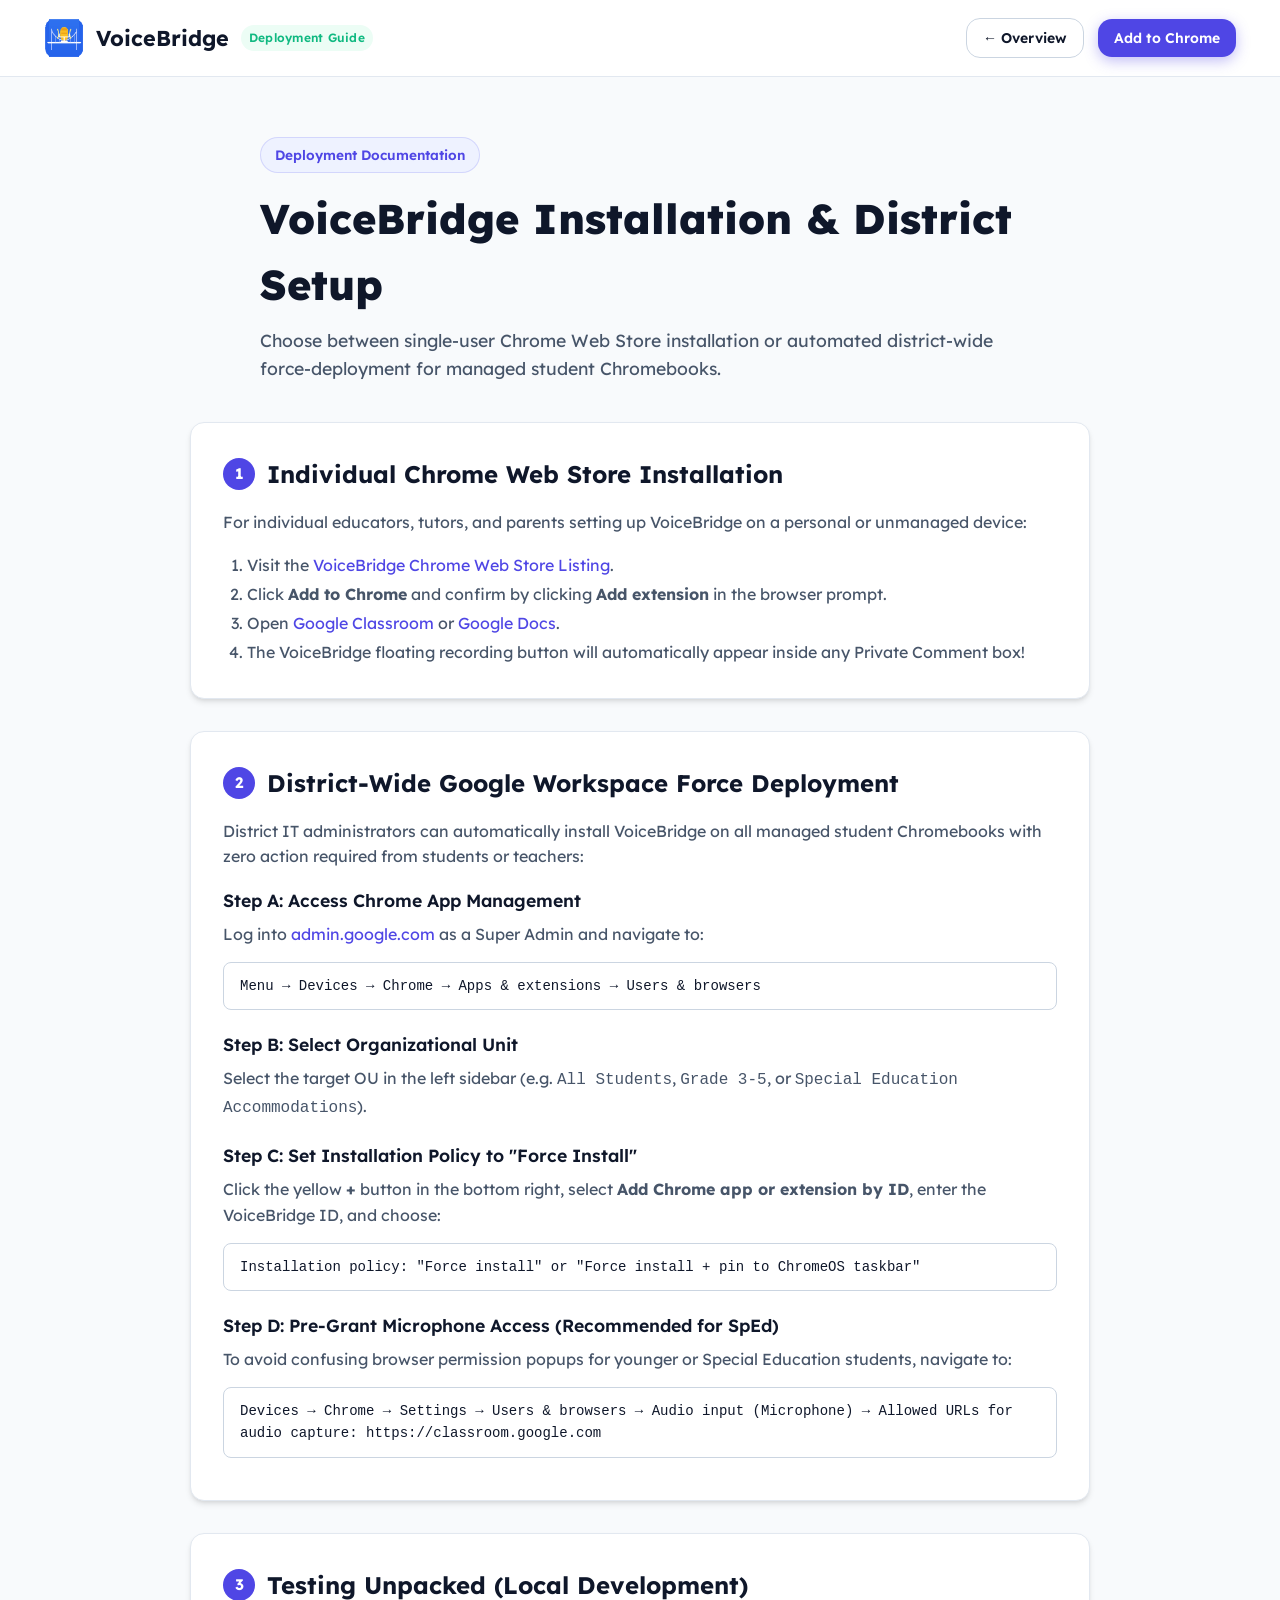
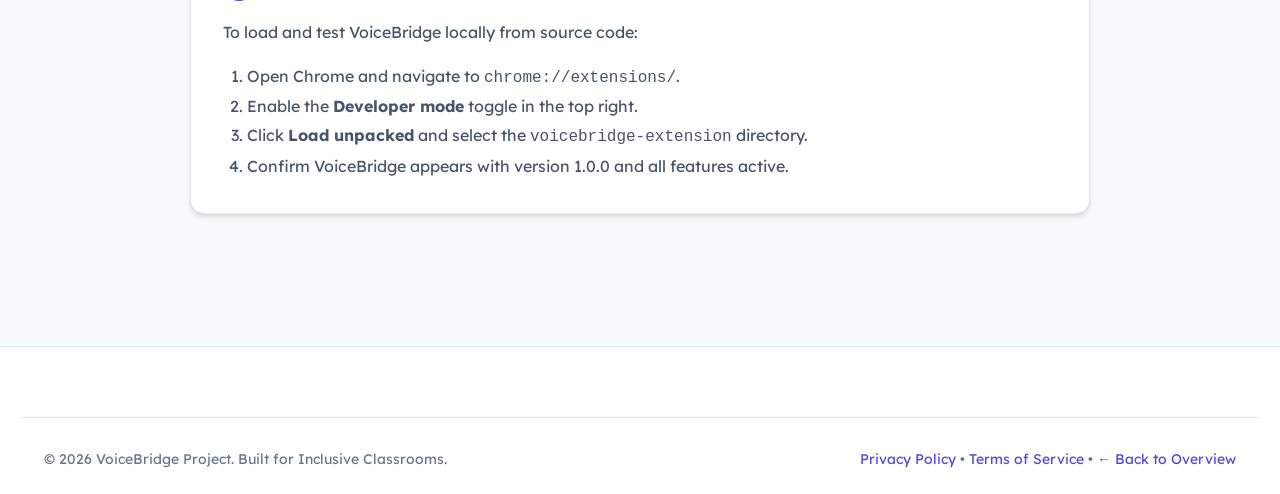
<file: install.html>
<!DOCTYPE html>
<html lang="en" data-font="lexend">
<head>
  <meta charset="UTF-8">
  <meta name="viewport" content="width=device-width, initial-scale=1.0">
  <title>Installation & District Deployment Guide — VoiceBridge</title>
  <meta name="description" content="Step-by-step installation guide for VoiceBridge on Chrome OS, Mac, and Windows. Includes Google Workspace Admin Console force-deployment policies for K-12 school districts.">
  <link rel="icon" type="image/png" href="assets/images/icon-48.png">
  <link rel="stylesheet" href="assets/css/styles.css">
  <style>
    .guide-content {
      padding: 60px 0 100px;
      max-width: 900px;
      margin: 0 auto;
    }
    .guide-step {
      background: var(--bg-surface);
      border: 1px solid var(--border-subtle);
      border-radius: var(--radius-md);
      padding: 32px;
      margin-bottom: 32px;
      box-shadow: var(--shadow-md);
    }
    .guide-step h2 {
      font-size: 1.5rem;
      font-weight: 700;
      margin-bottom: 16px;
      display: flex;
      align-items: center;
      gap: 12px;
    }
    .step-badge {
      background: var(--brand-primary);
      color: #ffffff;
      width: 32px;
      height: 32px;
      border-radius: 50%;
      display: flex;
      align-items: center;
      justify-content: center;
      font-size: 0.95rem;
      font-weight: 700;
      flex-shrink: 0;
    }
  </style>
</head>
<body>

  <!-- Navigation Bar -->
  <header class="navbar">
    <div class="container nav-container">
      <a href="index.html" class="brand-logo" aria-label="VoiceBridge Home">
        <img src="assets/images/icon-128.png" alt="VoiceBridge Logo">
        <span>VoiceBridge</span>
        <span class="brand-badge">Deployment Guide</span>
      </a>

      <div class="nav-actions">
        <a href="index.html" class="btn btn-secondary btn-sm">← Overview</a>
        <a href="https://chrome.google.com/webstore" class="btn btn-primary btn-sm" target="_blank" rel="noopener">Add to Chrome</a>
      </div>
    </div>
  </header>

  <main class="container guide-content">
    <div class="section-header" style="text-align: left; margin-bottom: 40px;">
      <span class="badge">Deployment Documentation</span>
      <h1 style="font-size: 2.6rem; font-weight: 800; margin-top: 12px; color: var(--text-primary);">VoiceBridge Installation & District Setup</h1>
      <p style="color: var(--text-secondary); font-size: 1.1rem; margin-top: 8px;">
        Choose between single-user Chrome Web Store installation or automated district-wide force-deployment for managed student Chromebooks.
      </p>
    </div>

    <!-- Section 1: Individual Teacher & Student Install -->
    <div class="guide-step">
      <h2><span class="step-badge">1</span> Individual Chrome Web Store Installation</h2>
      <p style="color: var(--text-secondary); margin-bottom: 16px;">For individual educators, tutors, and parents setting up VoiceBridge on a personal or unmanaged device:</p>
      <ol style="padding-left: 24px; color: var(--text-secondary); line-height: 1.8;">
        <li>Visit the <a href="https://chrome.google.com/webstore" target="_blank" rel="noopener">VoiceBridge Chrome Web Store Listing</a>.</li>
        <li>Click <strong>Add to Chrome</strong> and confirm by clicking <strong>Add extension</strong> in the browser prompt.</li>
        <li>Open <a href="https://classroom.google.com" target="_blank" rel="noopener">Google Classroom</a> or <a href="https://docs.google.com" target="_blank" rel="noopener">Google Docs</a>.</li>
        <li>The VoiceBridge floating recording button will automatically appear inside any Private Comment box!</li>
      </ol>
    </div>

    <!-- Section 2: Google Workspace Admin Console Force Deployment -->
    <div class="guide-step">
      <h2><span class="step-badge">2</span> District-Wide Google Workspace Force Deployment</h2>
      <p style="color: var(--text-secondary); margin-bottom: 16px;">
        District IT administrators can automatically install VoiceBridge on all managed student Chromebooks with zero action required from students or teachers:
      </p>

      <div style="margin-bottom: 20px;">
        <h4 style="font-size: 1.1rem; font-weight: 600; margin-bottom: 8px;">Step A: Access Chrome App Management</h4>
        <p style="color: var(--text-secondary);">Log into <a href="https://admin.google.com" target="_blank" rel="noopener">admin.google.com</a> as a Super Admin and navigate to:</p>
        <div class="code-block">Menu → Devices → Chrome → Apps & extensions → Users & browsers</div>
      </div>

      <div style="margin-bottom: 20px;">
        <h4 style="font-size: 1.1rem; font-weight: 600; margin-bottom: 8px;">Step B: Select Organizational Unit</h4>
        <p style="color: var(--text-secondary);">Select the target OU in the left sidebar (e.g. <code>All Students</code>, <code>Grade 3-5</code>, or <code>Special Education Accommodations</code>).</p>
      </div>

      <div style="margin-bottom: 20px;">
        <h4 style="font-size: 1.1rem; font-weight: 600; margin-bottom: 8px;">Step C: Set Installation Policy to "Force Install"</h4>
        <p style="color: var(--text-secondary);">Click the yellow <strong>+</strong> button in the bottom right, select <strong>Add Chrome app or extension by ID</strong>, enter the VoiceBridge ID, and choose:</p>
        <div class="code-block">Installation policy: "Force install" or "Force install + pin to ChromeOS taskbar"</div>
      </div>

      <div style="margin-bottom: 10px;">
        <h4 style="font-size: 1.1rem; font-weight: 600; margin-bottom: 8px;">Step D: Pre-Grant Microphone Access (Recommended for SpEd)</h4>
        <p style="color: var(--text-secondary);">To avoid confusing browser permission popups for younger or Special Education students, navigate to:</p>
        <div class="code-block">Devices → Chrome → Settings → Users & browsers → Audio input (Microphone) → Allowed URLs for audio capture: https://classroom.google.com</div>
      </div>
    </div>

    <!-- Section 3: Local Developer / Testing Unpacked -->
    <div class="guide-step">
      <h2><span class="step-badge">3</span> Testing Unpacked (Local Development)</h2>
      <p style="color: var(--text-secondary); margin-bottom: 16px;">To load and test VoiceBridge locally from source code:</p>
      <ol style="padding-left: 24px; color: var(--text-secondary); line-height: 1.8;">
        <li>Open Chrome and navigate to <code>chrome://extensions/</code>.</li>
        <li>Enable the <strong>Developer mode</strong> toggle in the top right.</li>
        <li>Click <strong>Load unpacked</strong> and select the <code>voicebridge-extension</code> directory.</li>
        <li>Confirm VoiceBridge appears with version 1.0.0 and all features active.</li>
      </ol>
    </div>
  </main>

  <footer class="footer">
    <div class="container footer-bottom">
      <div>© 2026 VoiceBridge Project. Built for Inclusive Classrooms.</div>
      <div><a href="privacy-policy.html">Privacy Policy</a> • <a href="terms-of-service.html">Terms of Service</a> • <a href="index.html">← Back to Overview</a></div>
    </div>
  </footer>

  <script src="assets/js/main.js"></script>
</body>
</html>
</file>
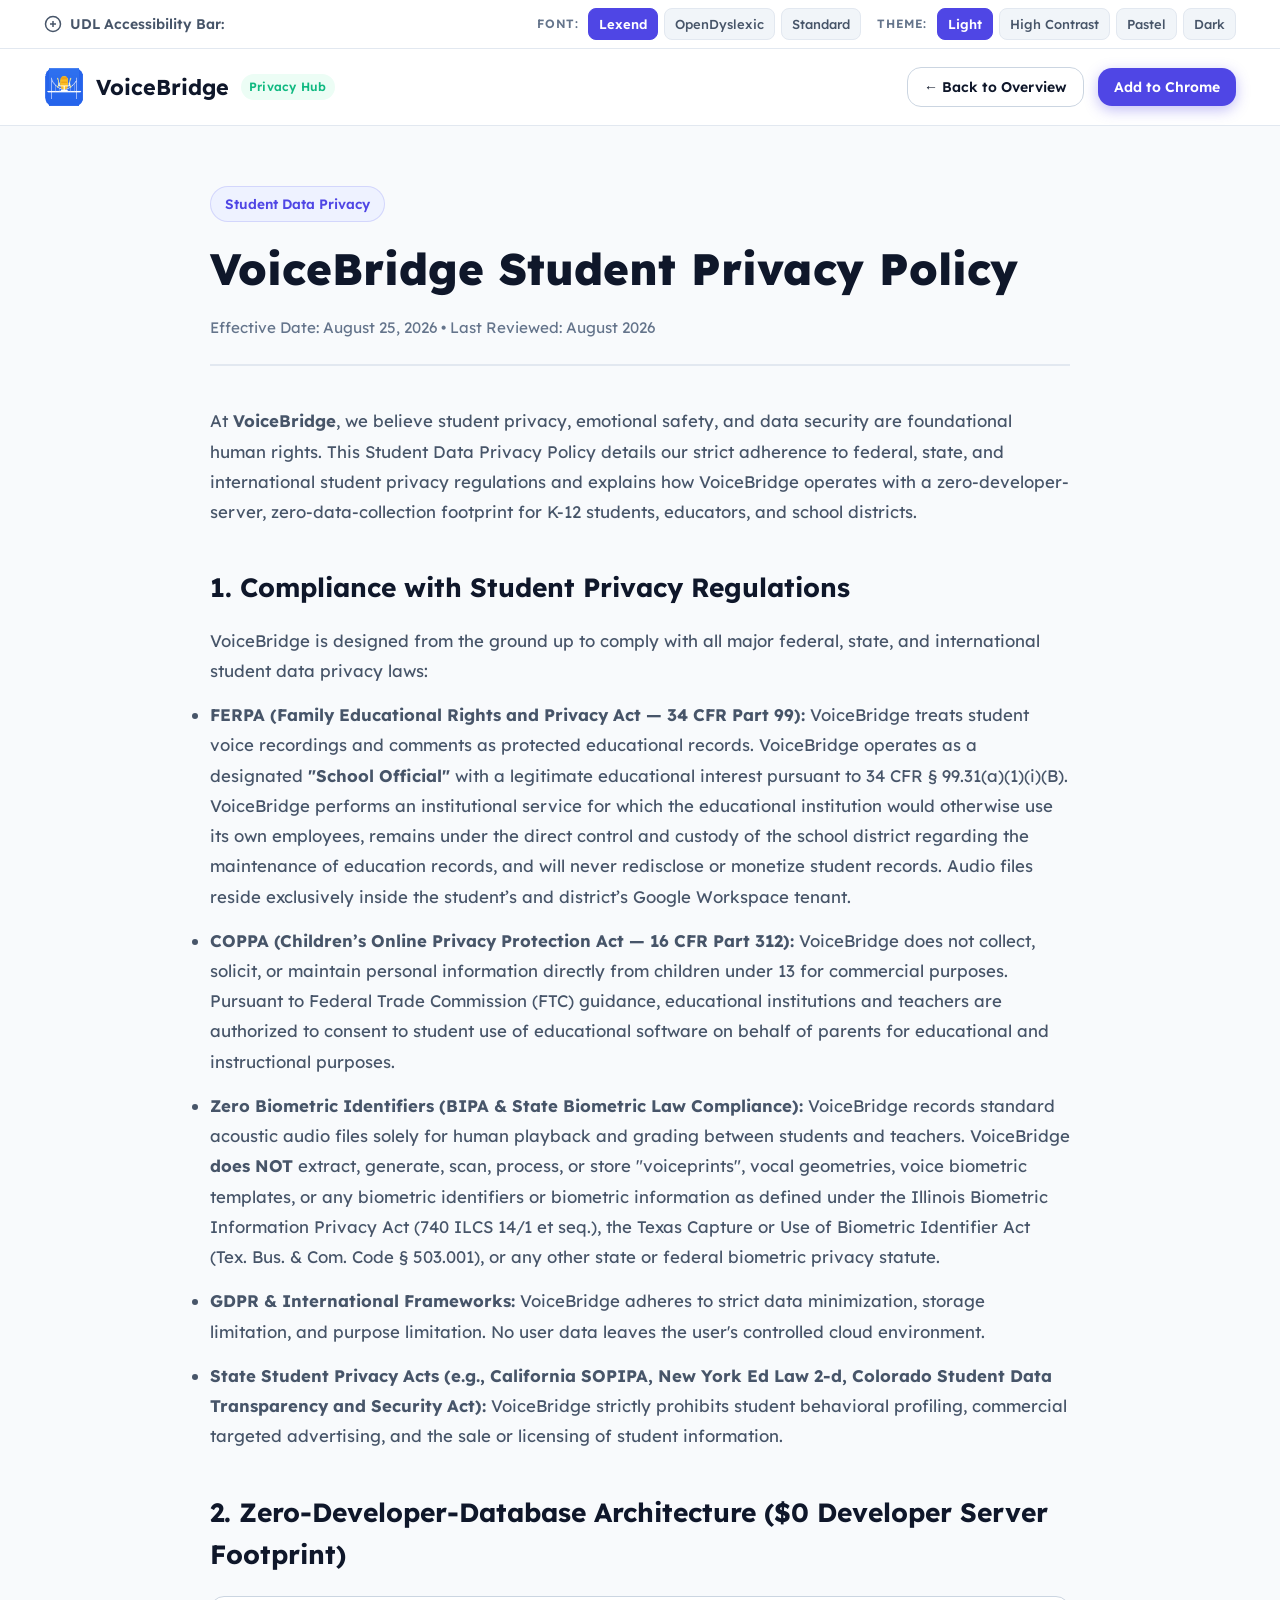
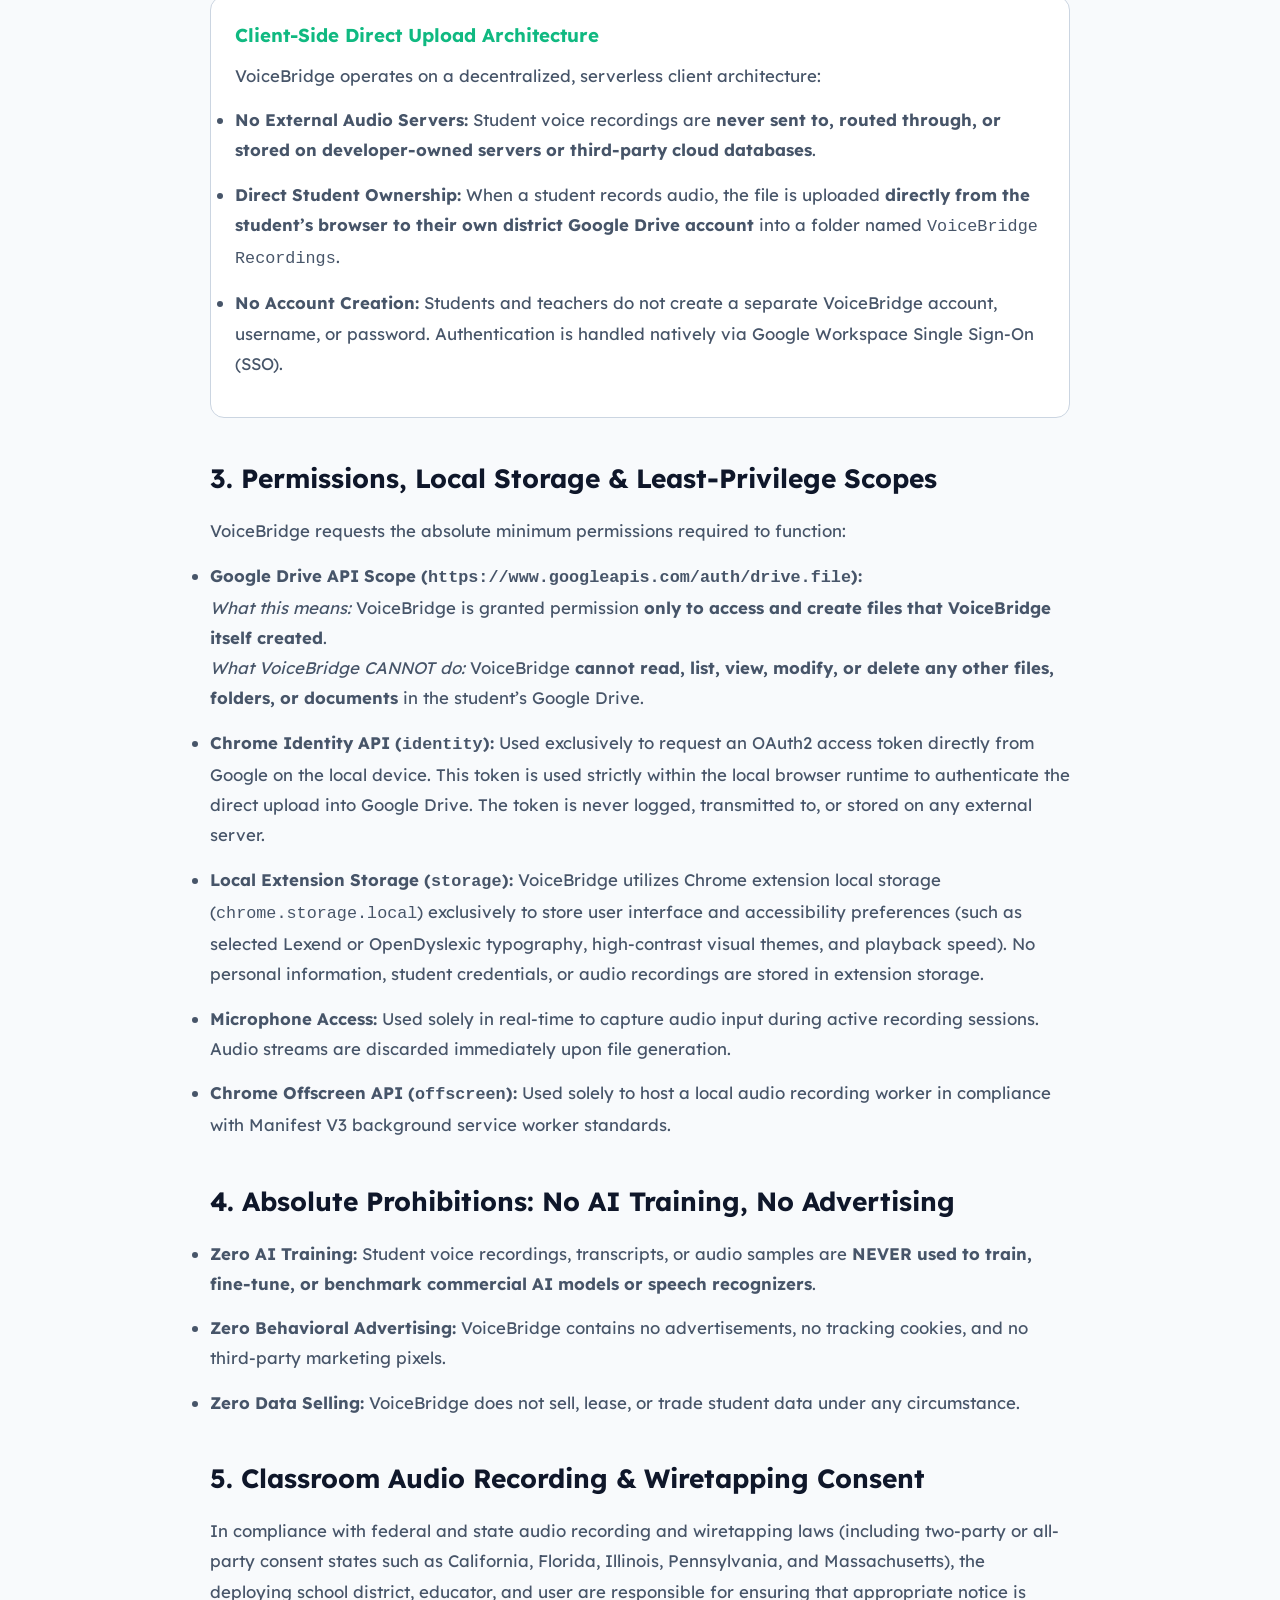
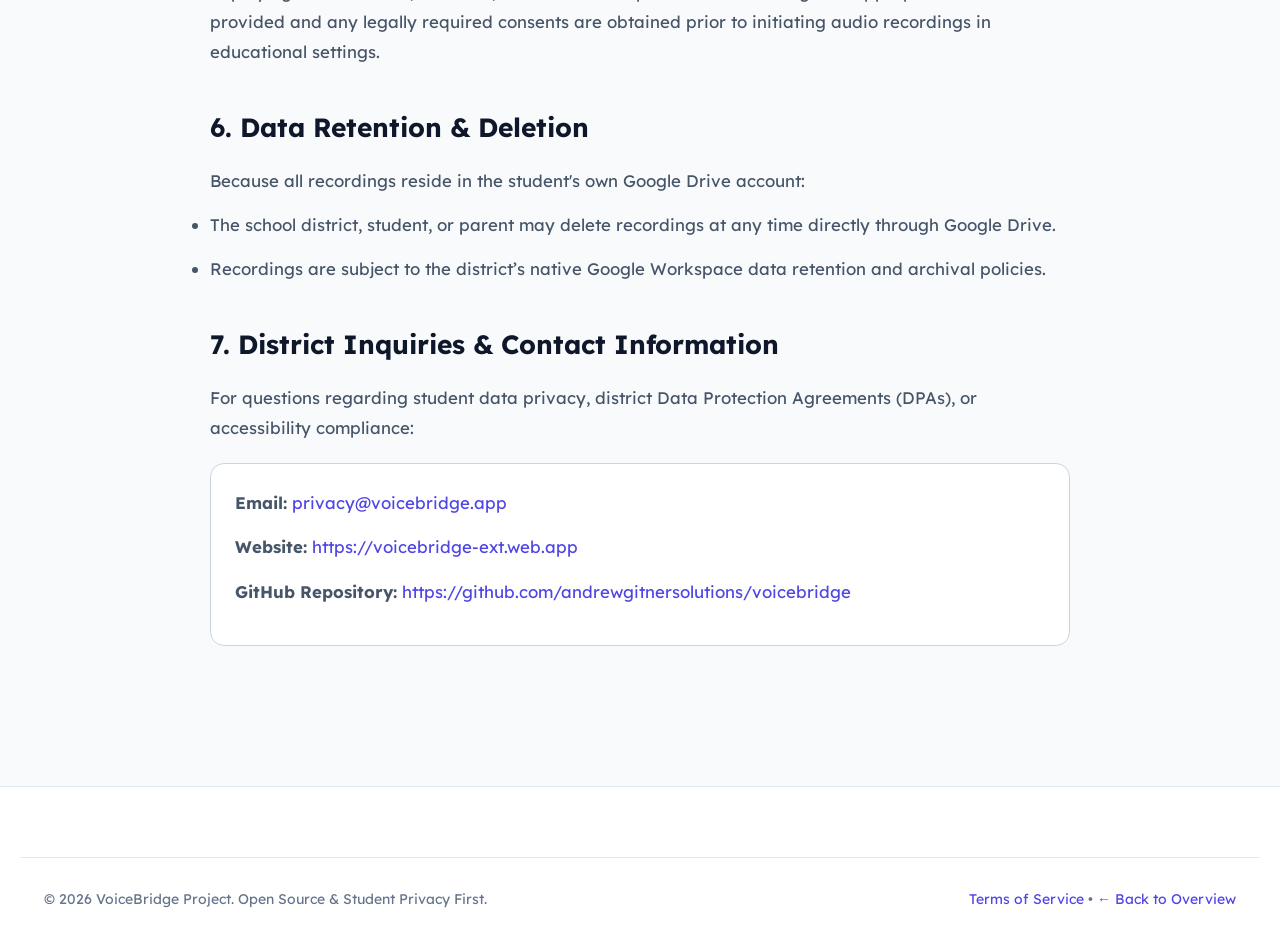
<file: privacy-policy.html>
<!DOCTYPE html>
<html lang="en" data-font="lexend">
<head>
  <meta charset="UTF-8">
  <meta name="viewport" content="width=device-width, initial-scale=1.0">
  <title>Student Data Privacy Policy — VoiceBridge</title>
  <meta name="description" content="VoiceBridge Student Data Privacy Policy. Compliance with FERPA, COPPA, GDPR, and California SOPIPA. Zero developer database and zero AI training.">
  <link rel="icon" type="image/png" href="assets/images/icon-48.png">
  <link rel="stylesheet" href="assets/css/styles.css">
  <style>
    .policy-content {
      padding: 60px 0 100px;
      max-width: 860px;
      margin: 0 auto;
    }
    .policy-header {
      margin-bottom: 40px;
      padding-bottom: 24px;
      border-bottom: 2px solid var(--border-subtle);
    }
    .policy-section {
      margin-bottom: 40px;
    }
    .policy-section h2 {
      font-size: 1.65rem;
      font-weight: 700;
      margin-bottom: 16px;
      color: var(--text-primary);
    }
    .policy-section p, .policy-section li {
      font-size: 1.05rem;
      color: var(--text-secondary);
      line-height: 1.8;
      margin-bottom: 14px;
    }
    .policy-card {
      background: var(--bg-surface-elevated);
      border: 1px solid var(--border-medium);
      border-radius: var(--radius-md);
      padding: 24px;
      margin: 20px 0;
    }
  </style>
</head>
<body>

  <!-- Universal Design for Learning (UDL) Accessibility Toolbar -->
  <aside class="a11y-bar" aria-label="Accessibility & Display Controls">
    <div class="container a11y-bar-content">
      <div class="a11y-label">
        <svg width="18" height="18" viewBox="0 0 24 24" fill="none" stroke="currentColor" stroke-width="2"><circle cx="12" cy="12" r="10"/><path d="M12 8v8"/><path d="M8 12h8"/></svg>
        <span>UDL Accessibility Bar:</span>
      </div>

      <div class="a11y-controls">
        <div class="a11y-group">
          <span class="a11y-group-title">Font:</span>
          <button class="a11y-btn active" data-set-font="lexend">Lexend</button>
          <button class="a11y-btn" data-set-font="opendyslexic">OpenDyslexic</button>
          <button class="a11y-btn" data-set-font="system">Standard</button>
        </div>

        <div class="a11y-group">
          <span class="a11y-group-title">Theme:</span>
          <button class="a11y-btn active" data-set-theme="light">Light</button>
          <button class="a11y-btn" data-set-theme="high-contrast">High Contrast</button>
          <button class="a11y-btn" data-set-theme="pastel">Pastel</button>
          <button class="a11y-btn" data-set-theme="dark">Dark</button>
        </div>
      </div>
    </div>
  </aside>

  <!-- Navigation Bar -->
  <header class="navbar">
    <div class="container nav-container">
      <a href="index.html" class="brand-logo" aria-label="VoiceBridge Home">
        <img src="assets/images/icon-128.png" alt="VoiceBridge Logo">
        <span>VoiceBridge</span>
        <span class="brand-badge">Privacy Hub</span>
      </a>

      <div class="nav-actions">
        <a href="index.html" class="btn btn-secondary btn-sm">← Back to Overview</a>
        <a href="https://chrome.google.com/webstore" class="btn btn-primary btn-sm" target="_blank" rel="noopener">Add to Chrome</a>
      </div>
    </div>
  </header>

  <main class="container policy-content">
    <div class="policy-header">
      <span class="badge" style="margin-bottom: 12px;">Student Data Privacy</span>
      <h1 style="font-size: 2.75rem; font-weight: 800; color: var(--text-primary); margin-bottom: 12px;">VoiceBridge Student Privacy Policy</h1>
      <p style="color: var(--text-muted); font-size: 0.95rem;">Effective Date: August 25, 2026 • Last Reviewed: August 2026</p>
    </div>

    <div class="policy-section">
      <p>
        At <strong>VoiceBridge</strong>, we believe student privacy, emotional safety, and data security are foundational human rights. This Student Data Privacy Policy details our strict adherence to federal, state, and international student privacy regulations and explains how VoiceBridge operates with a zero-developer-server, zero-data-collection footprint for K-12 students, educators, and school districts.
      </p>
    </div>

    <div class="policy-section">
      <h2>1. Compliance with Student Privacy Regulations</h2>
      <p>VoiceBridge is designed from the ground up to comply with all major federal, state, and international student data privacy laws:</p>
      <ul>
        <li><strong>FERPA (Family Educational Rights and Privacy Act — 34 CFR Part 99):</strong> VoiceBridge treats student voice recordings and comments as protected educational records. VoiceBridge operates as a designated <strong>"School Official"</strong> with a legitimate educational interest pursuant to 34 CFR § 99.31(a)(1)(i)(B). VoiceBridge performs an institutional service for which the educational institution would otherwise use its own employees, remains under the direct control and custody of the school district regarding the maintenance of education records, and will never redisclose or monetize student records. Audio files reside exclusively inside the student’s and district’s Google Workspace tenant.</li>
        <li><strong>COPPA (Children’s Online Privacy Protection Act — 16 CFR Part 312):</strong> VoiceBridge does not collect, solicit, or maintain personal information directly from children under 13 for commercial purposes. Pursuant to Federal Trade Commission (FTC) guidance, educational institutions and teachers are authorized to consent to student use of educational software on behalf of parents for educational and instructional purposes.</li>
        <li><strong>Zero Biometric Identifiers (BIPA & State Biometric Law Compliance):</strong> VoiceBridge records standard acoustic audio files solely for human playback and grading between students and teachers. VoiceBridge <strong>does NOT</strong> extract, generate, scan, process, or store "voiceprints", vocal geometries, voice biometric templates, or any biometric identifiers or biometric information as defined under the Illinois Biometric Information Privacy Act (740 ILCS 14/1 et seq.), the Texas Capture or Use of Biometric Identifier Act (Tex. Bus. & Com. Code § 503.001), or any other state or federal biometric privacy statute.</li>
        <li><strong>GDPR & International Frameworks:</strong> VoiceBridge adheres to strict data minimization, storage limitation, and purpose limitation. No user data leaves the user's controlled cloud environment.</li>
        <li><strong>State Student Privacy Acts (e.g., California SOPIPA, New York Ed Law 2-d, Colorado Student Data Transparency and Security Act):</strong> VoiceBridge strictly prohibits student behavioral profiling, commercial targeted advertising, and the sale or licensing of student information.</li>
      </ul>
    </div>

    <div class="policy-section">
      <h2>2. Zero-Developer-Database Architecture ($0 Developer Server Footprint)</h2>
      <div class="policy-card">
        <h3 style="margin-bottom: 10px; color: var(--brand-accent);">Client-Side Direct Upload Architecture</h3>
        <p>VoiceBridge operates on a decentralized, serverless client architecture:</p>
        <ul>
          <li><strong>No External Audio Servers:</strong> Student voice recordings are <strong>never sent to, routed through, or stored on developer-owned servers or third-party cloud databases</strong>.</li>
          <li><strong>Direct Student Ownership:</strong> When a student records audio, the file is uploaded <strong>directly from the student’s browser to their own district Google Drive account</strong> into a folder named <code>VoiceBridge Recordings</code>.</li>
          <li><strong>No Account Creation:</strong> Students and teachers do not create a separate VoiceBridge account, username, or password. Authentication is handled natively via Google Workspace Single Sign-On (SSO).</li>
        </ul>
      </div>
    </div>

    <div class="policy-section">
      <h2>3. Permissions, Local Storage & Least-Privilege Scopes</h2>
      <p>VoiceBridge requests the absolute minimum permissions required to function:</p>
      <ul>
        <li><strong>Google Drive API Scope (<code>https://www.googleapis.com/auth/drive.file</code>):</strong>
          <br><em>What this means:</em> VoiceBridge is granted permission <strong>only to access and create files that VoiceBridge itself created</strong>.
          <br><em>What VoiceBridge CANNOT do:</em> VoiceBridge <strong>cannot read, list, view, modify, or delete any other files, folders, or documents</strong> in the student’s Google Drive.
        </li>
        <li><strong>Chrome Identity API (<code>identity</code>):</strong> Used exclusively to request an OAuth2 access token directly from Google on the local device. This token is used strictly within the local browser runtime to authenticate the direct upload into Google Drive. The token is never logged, transmitted to, or stored on any external server.</li>
        <li><strong>Local Extension Storage (<code>storage</code>):</strong> VoiceBridge utilizes Chrome extension local storage (<code>chrome.storage.local</code>) exclusively to store user interface and accessibility preferences (such as selected Lexend or OpenDyslexic typography, high-contrast visual themes, and playback speed). No personal information, student credentials, or audio recordings are stored in extension storage.</li>
        <li><strong>Microphone Access:</strong> Used solely in real-time to capture audio input during active recording sessions. Audio streams are discarded immediately upon file generation.</li>
        <li><strong>Chrome Offscreen API (<code>offscreen</code>):</strong> Used solely to host a local audio recording worker in compliance with Manifest V3 background service worker standards.</li>
      </ul>
    </div>

    <div class="policy-section">
      <h2>4. Absolute Prohibitions: No AI Training, No Advertising</h2>
      <ul>
        <li><strong>Zero AI Training:</strong> Student voice recordings, transcripts, or audio samples are <strong>NEVER used to train, fine-tune, or benchmark commercial AI models or speech recognizers</strong>.</li>
        <li><strong>Zero Behavioral Advertising:</strong> VoiceBridge contains no advertisements, no tracking cookies, and no third-party marketing pixels.</li>
        <li><strong>Zero Data Selling:</strong> VoiceBridge does not sell, lease, or trade student data under any circumstance.</li>
      </ul>
    </div>

    <div class="policy-section">
      <h2>5. Classroom Audio Recording & Wiretapping Consent</h2>
      <p>
        In compliance with federal and state audio recording and wiretapping laws (including two-party or all-party consent states such as California, Florida, Illinois, Pennsylvania, and Massachusetts), the deploying school district, educator, and user are responsible for ensuring that appropriate notice is provided and any legally required consents are obtained prior to initiating audio recordings in educational settings.
      </p>
    </div>

    <div class="policy-section">
      <h2>6. Data Retention & Deletion</h2>
      <p>Because all recordings reside in the student's own Google Drive account:</p>
      <ul>
        <li>The school district, student, or parent may delete recordings at any time directly through Google Drive.</li>
        <li>Recordings are subject to the district’s native Google Workspace data retention and archival policies.</li>
      </ul>
    </div>

    <div class="policy-section">
      <h2>7. District Inquiries & Contact Information</h2>
      <p>For questions regarding student data privacy, district Data Protection Agreements (DPAs), or accessibility compliance:</p>
      <div class="policy-card">
        <p><strong>Email:</strong> <a href="mailto:privacy@voicebridge.app">privacy@voicebridge.app</a></p>
        <p><strong>Website:</strong> <a href="https://voicebridge-ext.web.app">https://voicebridge-ext.web.app</a></p>
        <p><strong>GitHub Repository:</strong> <a href="https://github.com/andrewgitnersolutions/voicebridge" target="_blank" rel="noopener">https://github.com/andrewgitnersolutions/voicebridge</a></p>
      </div>
    </div>
  </main>

  <footer class="footer">
    <div class="container footer-bottom">
      <div>© 2026 VoiceBridge Project. Open Source & Student Privacy First.</div>
      <div><a href="terms-of-service.html">Terms of Service</a> • <a href="index.html">← Back to Overview</a></div>
    </div>
  </footer>

  <script src="assets/js/main.js"></script>
</body>
</html>
</file>
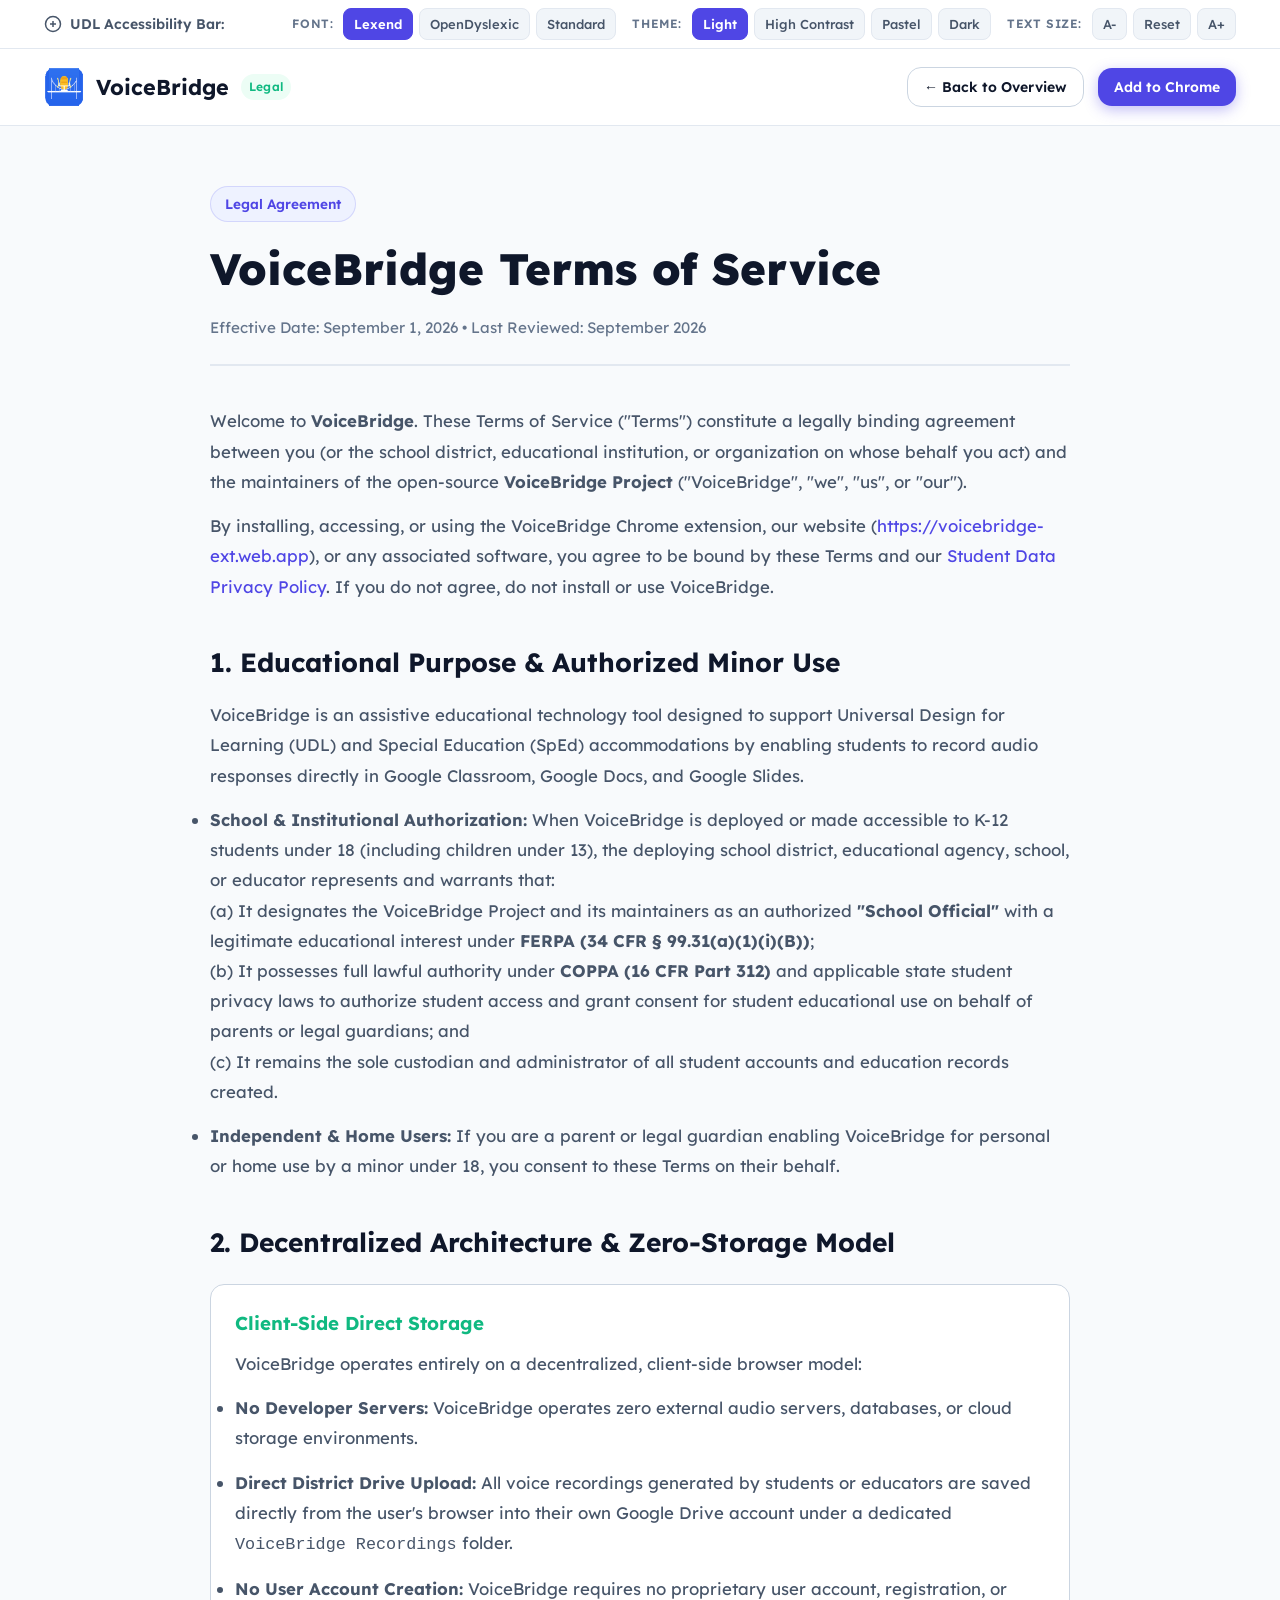
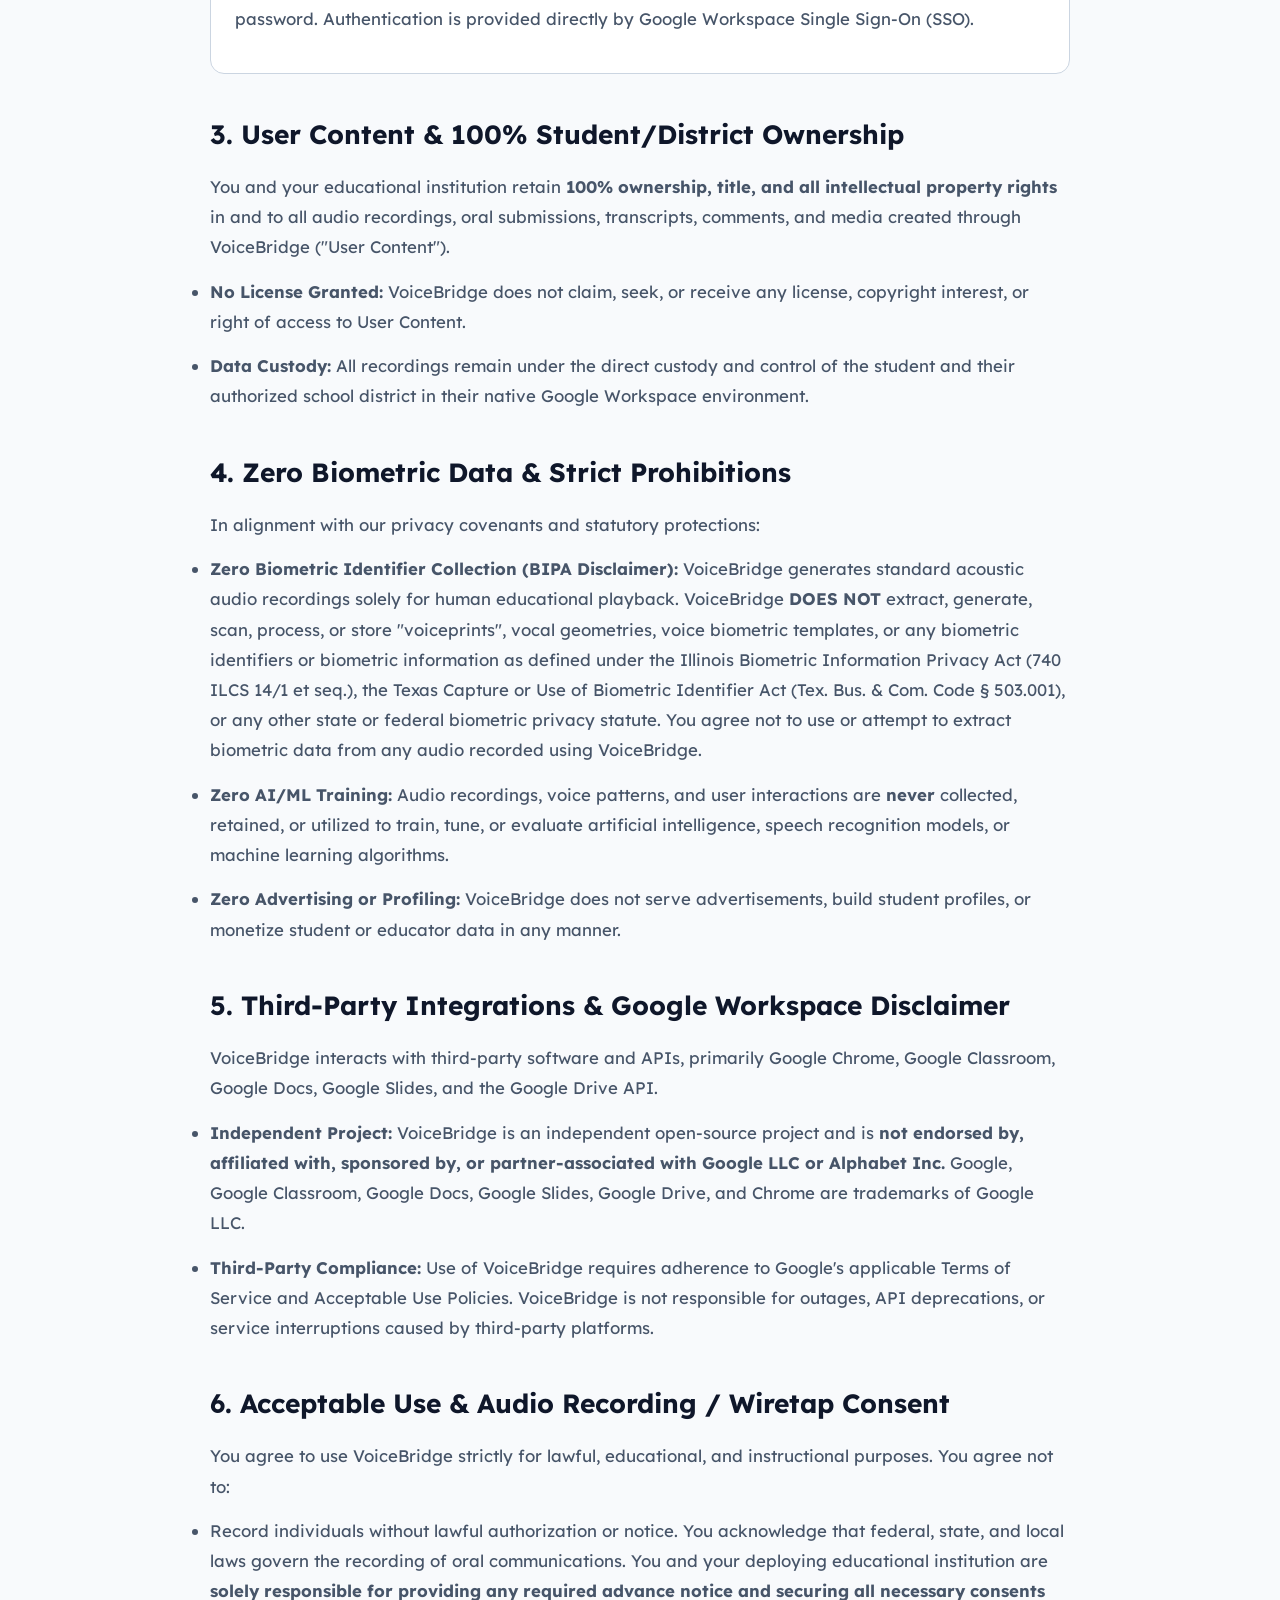
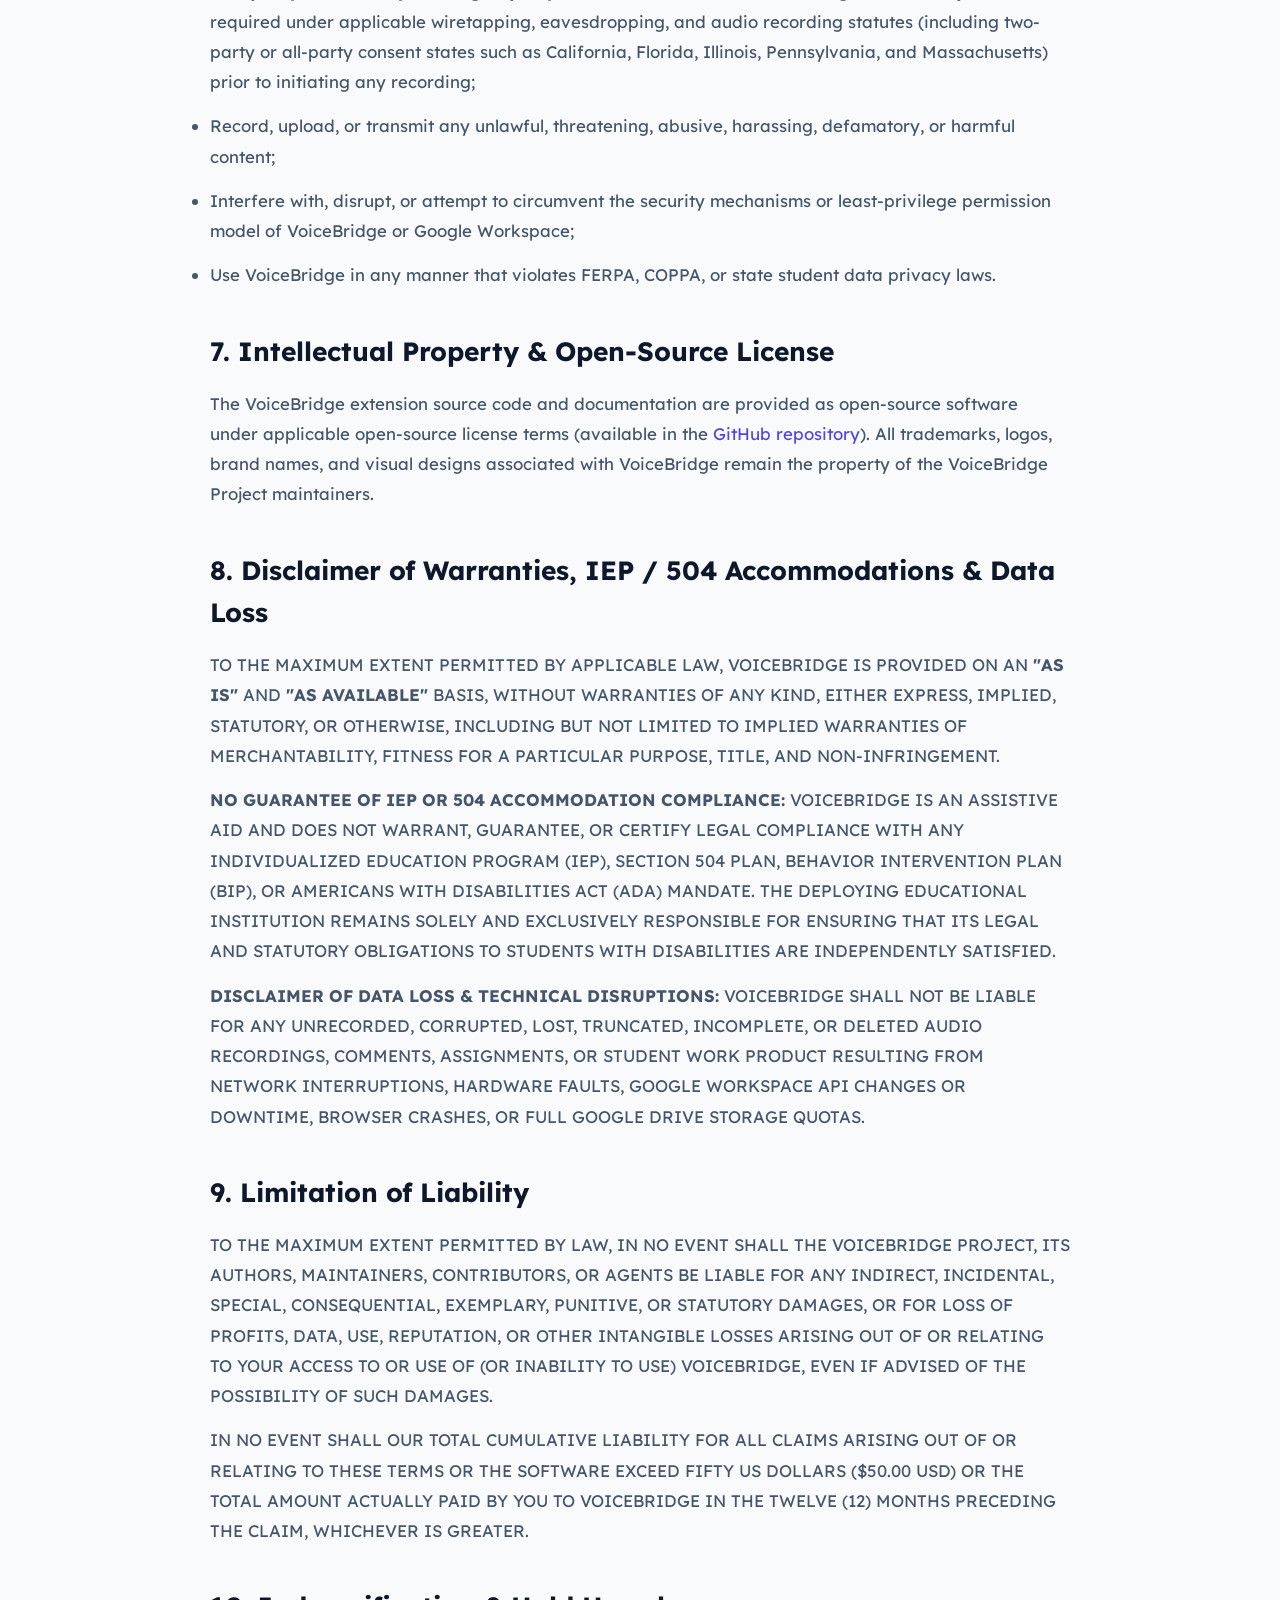
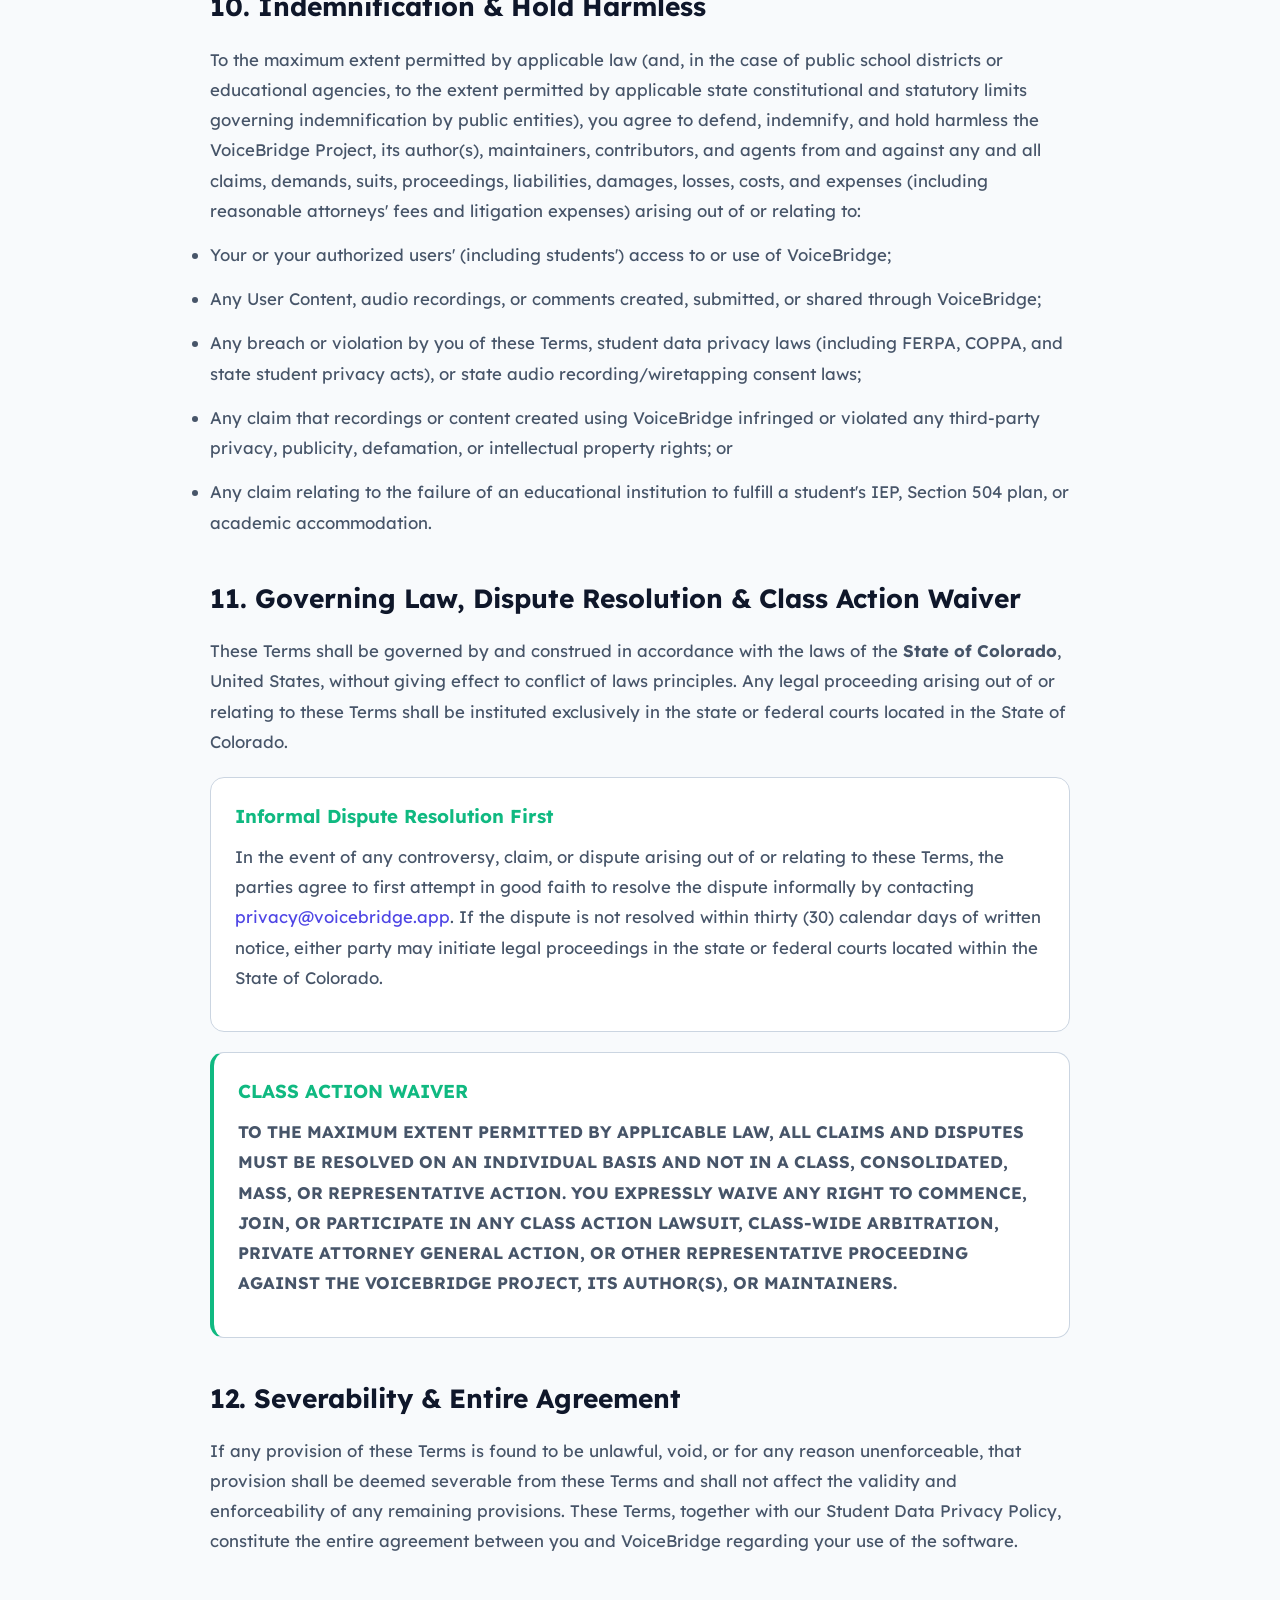
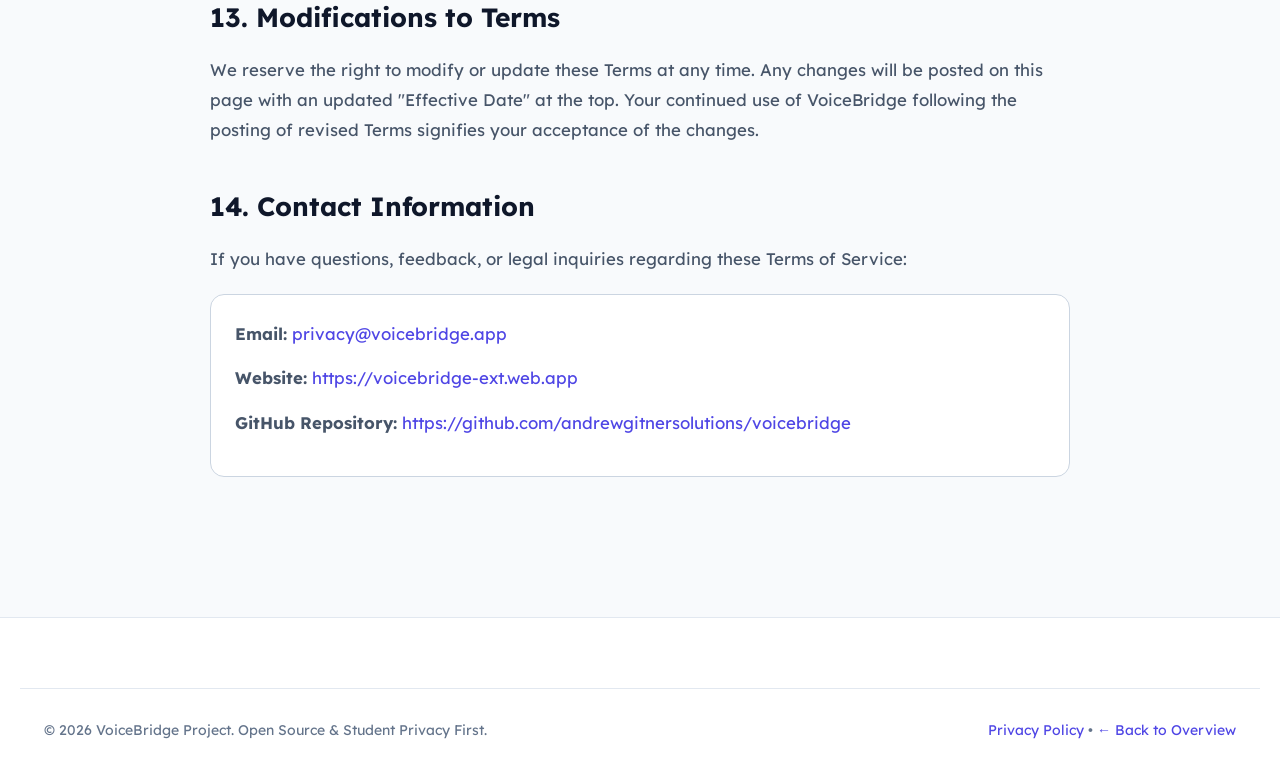
<file: terms-of-service.html>
<!DOCTYPE html>
<html lang="en" data-font="lexend">
<head>
  <meta charset="UTF-8">
  <meta name="viewport" content="width=device-width, initial-scale=1.0">
  <title>Terms of Service — VoiceBridge</title>
  <meta name="description" content="VoiceBridge Terms of Service (Terms of Use). K-12 educational accessibility software, FERPA and COPPA compliance, zero developer storage, and 100% student data ownership.">
  <link rel="icon" type="image/png" href="assets/images/icon-48.png">
  <link rel="stylesheet" href="assets/css/styles.css">
  <style>
    .policy-content {
      padding: 60px 0 100px;
      max-width: 860px;
      margin: 0 auto;
    }
    .policy-header {
      margin-bottom: 40px;
      padding-bottom: 24px;
      border-bottom: 2px solid var(--border-subtle);
    }
    .policy-section {
      margin-bottom: 40px;
    }
    .policy-section h2 {
      font-size: 1.65rem;
      font-weight: 700;
      margin-bottom: 16px;
      color: var(--text-primary);
    }
    .policy-section p, .policy-section li {
      font-size: 1.05rem;
      color: var(--text-secondary);
      line-height: 1.8;
      margin-bottom: 14px;
    }
    .policy-card {
      background: var(--bg-surface-elevated);
      border: 1px solid var(--border-medium);
      border-radius: var(--radius-md);
      padding: 24px;
      margin: 20px 0;
    }
  </style>
</head>
<body>

  <!-- Universal Design for Learning (UDL) Accessibility Toolbar -->
  <aside class="a11y-bar" aria-label="Accessibility & Display Controls">
    <div class="container a11y-bar-content">
      <div class="a11y-label">
        <svg width="18" height="18" viewBox="0 0 24 24" fill="none" stroke="currentColor" stroke-width="2"><circle cx="12" cy="12" r="10"/><path d="M12 8v8"/><path d="M8 12h8"/></svg>
        <span>UDL Accessibility Bar:</span>
      </div>

      <div class="a11y-controls">
        <div class="a11y-group">
          <span class="a11y-group-title">Font:</span>
          <button class="a11y-btn active" data-set-font="lexend">Lexend</button>
          <button class="a11y-btn" data-set-font="opendyslexic">OpenDyslexic</button>
          <button class="a11y-btn" data-set-font="system">Standard</button>
        </div>

        <div class="a11y-group">
          <span class="a11y-group-title">Theme:</span>
          <button class="a11y-btn active" data-set-theme="light">Light</button>
          <button class="a11y-btn" data-set-theme="high-contrast">High Contrast</button>
          <button class="a11y-btn" data-set-theme="pastel">Pastel</button>
          <button class="a11y-btn" data-set-theme="dark">Dark</button>
        </div>

        <div class="a11y-group">
          <span class="a11y-group-title">Text Size:</span>
          <button class="a11y-btn" id="decreaseFontSize" title="Decrease font size">A-</button>
          <button class="a11y-btn" id="resetFontSize" title="Reset font size">Reset</button>
          <button class="a11y-btn" id="increaseFontSize" title="Increase font size">A+</button>
        </div>
      </div>
    </div>
  </aside>

  <!-- Navigation Bar -->
  <header class="navbar">
    <div class="container nav-container">
      <a href="index.html" class="brand-logo" aria-label="VoiceBridge Home">
        <img src="assets/images/icon-128.png" alt="VoiceBridge Logo">
        <span>VoiceBridge</span>
        <span class="brand-badge">Legal</span>
      </a>

      <div class="nav-actions">
        <a href="index.html" class="btn btn-secondary btn-sm">← Back to Overview</a>
        <a href="https://chrome.google.com/webstore" class="btn btn-primary btn-sm" target="_blank" rel="noopener">Add to Chrome</a>
      </div>
    </div>
  </header>

  <main class="container policy-content">
    <div class="policy-header">
      <span class="badge" style="margin-bottom: 12px;">Legal Agreement</span>
      <h1 style="font-size: 2.75rem; font-weight: 800; color: var(--text-primary); margin-bottom: 12px;">VoiceBridge Terms of Service</h1>
      <p style="color: var(--text-muted); font-size: 0.95rem;">Effective Date: September 1, 2026 • Last Reviewed: September 2026</p>
    </div>

    <div class="policy-section">
      <p>
        Welcome to <strong>VoiceBridge</strong>. These Terms of Service ("Terms") constitute a legally binding agreement between you (or the school district, educational institution, or organization on whose behalf you act) and the maintainers of the open-source <strong>VoiceBridge Project</strong> ("VoiceBridge", "we", "us", or "our").
      </p>
      <p>
        By installing, accessing, or using the VoiceBridge Chrome extension, our website (<a href="https://voicebridge-ext.web.app">https://voicebridge-ext.web.app</a>), or any associated software, you agree to be bound by these Terms and our <a href="privacy-policy.html">Student Data Privacy Policy</a>. If you do not agree, do not install or use VoiceBridge.
      </p>
    </div>

    <div class="policy-section">
      <h2>1. Educational Purpose & Authorized Minor Use</h2>
      <p>
        VoiceBridge is an assistive educational technology tool designed to support Universal Design for Learning (UDL) and Special Education (SpEd) accommodations by enabling students to record audio responses directly in Google Classroom, Google Docs, and Google Slides.
      </p>
      <ul>
        <li><strong>School & Institutional Authorization:</strong> When VoiceBridge is deployed or made accessible to K-12 students under 18 (including children under 13), the deploying school district, educational agency, school, or educator represents and warrants that:
          <br>(a) It designates the VoiceBridge Project and its maintainers as an authorized <strong>"School Official"</strong> with a legitimate educational interest under <strong>FERPA (34 CFR § 99.31(a)(1)(i)(B))</strong>;
          <br>(b) It possesses full lawful authority under <strong>COPPA (16 CFR Part 312)</strong> and applicable state student privacy laws to authorize student access and grant consent for student educational use on behalf of parents or legal guardians; and
          <br>(c) It remains the sole custodian and administrator of all student accounts and education records created.
        </li>
        <li><strong>Independent & Home Users:</strong> If you are a parent or legal guardian enabling VoiceBridge for personal or home use by a minor under 18, you consent to these Terms on their behalf.</li>
      </ul>
    </div>

    <div class="policy-section">
      <h2>2. Decentralized Architecture & Zero-Storage Model</h2>
      <div class="policy-card">
        <h3 style="margin-bottom: 10px; color: var(--brand-accent);">Client-Side Direct Storage</h3>
        <p>VoiceBridge operates entirely on a decentralized, client-side browser model:</p>
        <ul>
          <li><strong>No Developer Servers:</strong> VoiceBridge operates zero external audio servers, databases, or cloud storage environments.</li>
          <li><strong>Direct District Drive Upload:</strong> All voice recordings generated by students or educators are saved directly from the user's browser into their own Google Drive account under a dedicated <code>VoiceBridge Recordings</code> folder.</li>
          <li><strong>No User Account Creation:</strong> VoiceBridge requires no proprietary user account, registration, or password. Authentication is provided directly by Google Workspace Single Sign-On (SSO).</li>
        </ul>
      </div>
    </div>

    <div class="policy-section">
      <h2>3. User Content & 100% Student/District Ownership</h2>
      <p>
        You and your educational institution retain <strong>100% ownership, title, and all intellectual property rights</strong> in and to all audio recordings, oral submissions, transcripts, comments, and media created through VoiceBridge ("User Content").
      </p>
      <ul>
        <li><strong>No License Granted:</strong> VoiceBridge does not claim, seek, or receive any license, copyright interest, or right of access to User Content.</li>
        <li><strong>Data Custody:</strong> All recordings remain under the direct custody and control of the student and their authorized school district in their native Google Workspace environment.</li>
      </ul>
    </div>

    <div class="policy-section">
      <h2>4. Zero Biometric Data & Strict Prohibitions</h2>
      <p>In alignment with our privacy covenants and statutory protections:</p>
      <ul>
        <li><strong>Zero Biometric Identifier Collection (BIPA Disclaimer):</strong> VoiceBridge generates standard acoustic audio recordings solely for human educational playback. VoiceBridge <strong>DOES NOT</strong> extract, generate, scan, process, or store "voiceprints", vocal geometries, voice biometric templates, or any biometric identifiers or biometric information as defined under the Illinois Biometric Information Privacy Act (740 ILCS 14/1 et seq.), the Texas Capture or Use of Biometric Identifier Act (Tex. Bus. & Com. Code § 503.001), or any other state or federal biometric privacy statute. You agree not to use or attempt to extract biometric data from any audio recorded using VoiceBridge.</li>
        <li><strong>Zero AI/ML Training:</strong> Audio recordings, voice patterns, and user interactions are <strong>never</strong> collected, retained, or utilized to train, tune, or evaluate artificial intelligence, speech recognition models, or machine learning algorithms.</li>
        <li><strong>Zero Advertising or Profiling:</strong> VoiceBridge does not serve advertisements, build student profiles, or monetize student or educator data in any manner.</li>
      </ul>
    </div>

    <div class="policy-section">
      <h2>5. Third-Party Integrations & Google Workspace Disclaimer</h2>
      <p>
        VoiceBridge interacts with third-party software and APIs, primarily Google Chrome, Google Classroom, Google Docs, Google Slides, and the Google Drive API.
      </p>
      <ul>
        <li><strong>Independent Project:</strong> VoiceBridge is an independent open-source project and is <strong>not endorsed by, affiliated with, sponsored by, or partner-associated with Google LLC or Alphabet Inc.</strong> Google, Google Classroom, Google Docs, Google Slides, Google Drive, and Chrome are trademarks of Google LLC.</li>
        <li><strong>Third-Party Compliance:</strong> Use of VoiceBridge requires adherence to Google's applicable Terms of Service and Acceptable Use Policies. VoiceBridge is not responsible for outages, API deprecations, or service interruptions caused by third-party platforms.</li>
      </ul>
    </div>

    <div class="policy-section">
      <h2>6. Acceptable Use & Audio Recording / Wiretap Consent</h2>
      <p>You agree to use VoiceBridge strictly for lawful, educational, and instructional purposes. You agree not to:</p>
      <ul>
        <li>Record individuals without lawful authorization or notice. You acknowledge that federal, state, and local laws govern the recording of oral communications. You and your deploying educational institution are <strong>solely responsible for providing any required advance notice and securing all necessary consents</strong> required under applicable wiretapping, eavesdropping, and audio recording statutes (including two-party or all-party consent states such as California, Florida, Illinois, Pennsylvania, and Massachusetts) prior to initiating any recording;</li>
        <li>Record, upload, or transmit any unlawful, threatening, abusive, harassing, defamatory, or harmful content;</li>
        <li>Interfere with, disrupt, or attempt to circumvent the security mechanisms or least-privilege permission model of VoiceBridge or Google Workspace;</li>
        <li>Use VoiceBridge in any manner that violates FERPA, COPPA, or state student data privacy laws.</li>
      </ul>
    </div>

    <div class="policy-section">
      <h2>7. Intellectual Property & Open-Source License</h2>
      <p>
        The VoiceBridge extension source code and documentation are provided as open-source software under applicable open-source license terms (available in the <a href="https://github.com/andrewgitnersolutions/voicebridge" target="_blank" rel="noopener">GitHub repository</a>). All trademarks, logos, brand names, and visual designs associated with VoiceBridge remain the property of the VoiceBridge Project maintainers.
      </p>
    </div>

    <div class="policy-section">
      <h2>8. Disclaimer of Warranties, IEP / 504 Accommodations & Data Loss</h2>
      <p>
        TO THE MAXIMUM EXTENT PERMITTED BY APPLICABLE LAW, VOICEBRIDGE IS PROVIDED ON AN <strong>"AS IS"</strong> AND <strong>"AS AVAILABLE"</strong> BASIS, WITHOUT WARRANTIES OF ANY KIND, EITHER EXPRESS, IMPLIED, STATUTORY, OR OTHERWISE, INCLUDING BUT NOT LIMITED TO IMPLIED WARRANTIES OF MERCHANTABILITY, FITNESS FOR A PARTICULAR PURPOSE, TITLE, AND NON-INFRINGEMENT.
      </p>
      <p>
        <strong>NO GUARANTEE OF IEP OR 504 ACCOMMODATION COMPLIANCE:</strong> VOICEBRIDGE IS AN ASSISTIVE AID AND DOES NOT WARRANT, GUARANTEE, OR CERTIFY LEGAL COMPLIANCE WITH ANY INDIVIDUALIZED EDUCATION PROGRAM (IEP), SECTION 504 PLAN, BEHAVIOR INTERVENTION PLAN (BIP), OR AMERICANS WITH DISABILITIES ACT (ADA) MANDATE. THE DEPLOYING EDUCATIONAL INSTITUTION REMAINS SOLELY AND EXCLUSIVELY RESPONSIBLE FOR ENSURING THAT ITS LEGAL AND STATUTORY OBLIGATIONS TO STUDENTS WITH DISABILITIES ARE INDEPENDENTLY SATISFIED.
      </p>
      <p>
        <strong>DISCLAIMER OF DATA LOSS & TECHNICAL DISRUPTIONS:</strong> VOICEBRIDGE SHALL NOT BE LIABLE FOR ANY UNRECORDED, CORRUPTED, LOST, TRUNCATED, INCOMPLETE, OR DELETED AUDIO RECORDINGS, COMMENTS, ASSIGNMENTS, OR STUDENT WORK PRODUCT RESULTING FROM NETWORK INTERRUPTIONS, HARDWARE FAULTS, GOOGLE WORKSPACE API CHANGES OR DOWNTIME, BROWSER CRASHES, OR FULL GOOGLE DRIVE STORAGE QUOTAS.
      </p>
    </div>

    <div class="policy-section">
      <h2>9. Limitation of Liability</h2>
      <p>
        TO THE MAXIMUM EXTENT PERMITTED BY LAW, IN NO EVENT SHALL THE VOICEBRIDGE PROJECT, ITS AUTHORS, MAINTAINERS, CONTRIBUTORS, OR AGENTS BE LIABLE FOR ANY INDIRECT, INCIDENTAL, SPECIAL, CONSEQUENTIAL, EXEMPLARY, PUNITIVE, OR STATUTORY DAMAGES, OR FOR LOSS OF PROFITS, DATA, USE, REPUTATION, OR OTHER INTANGIBLE LOSSES ARISING OUT OF OR RELATING TO YOUR ACCESS TO OR USE OF (OR INABILITY TO USE) VOICEBRIDGE, EVEN IF ADVISED OF THE POSSIBILITY OF SUCH DAMAGES.
      </p>
      <p>
        IN NO EVENT SHALL OUR TOTAL CUMULATIVE LIABILITY FOR ALL CLAIMS ARISING OUT OF OR RELATING TO THESE TERMS OR THE SOFTWARE EXCEED FIFTY US DOLLARS ($50.00 USD) OR THE TOTAL AMOUNT ACTUALLY PAID BY YOU TO VOICEBRIDGE IN THE TWELVE (12) MONTHS PRECEDING THE CLAIM, WHICHEVER IS GREATER.
      </p>
    </div>

    <div class="policy-section">
      <h2>10. Indemnification & Hold Harmless</h2>
      <p>
        To the maximum extent permitted by applicable law (and, in the case of public school districts or educational agencies, to the extent permitted by applicable state constitutional and statutory limits governing indemnification by public entities), you agree to defend, indemnify, and hold harmless the VoiceBridge Project, its author(s), maintainers, contributors, and agents from and against any and all claims, demands, suits, proceedings, liabilities, damages, losses, costs, and expenses (including reasonable attorneys' fees and litigation expenses) arising out of or relating to:
      </p>
      <ul>
        <li>Your or your authorized users' (including students') access to or use of VoiceBridge;</li>
        <li>Any User Content, audio recordings, or comments created, submitted, or shared through VoiceBridge;</li>
        <li>Any breach or violation by you of these Terms, student data privacy laws (including FERPA, COPPA, and state student privacy acts), or state audio recording/wiretapping consent laws;</li>
        <li>Any claim that recordings or content created using VoiceBridge infringed or violated any third-party privacy, publicity, defamation, or intellectual property rights; or</li>
        <li>Any claim relating to the failure of an educational institution to fulfill a student's IEP, Section 504 plan, or academic accommodation.</li>
      </ul>
    </div>

    <div class="policy-section">
      <h2>11. Governing Law, Dispute Resolution & Class Action Waiver</h2>
      <p>
        These Terms shall be governed by and construed in accordance with the laws of the <strong>State of Colorado</strong>, United States, without giving effect to conflict of laws principles. Any legal proceeding arising out of or relating to these Terms shall be instituted exclusively in the state or federal courts located in the State of Colorado.
      </p>
      <div class="policy-card">
        <h3 style="margin-bottom: 10px; color: var(--brand-accent);">Informal Dispute Resolution First</h3>
        <p>
          In the event of any controversy, claim, or dispute arising out of or relating to these Terms, the parties agree to first attempt in good faith to resolve the dispute informally by contacting <a href="mailto:privacy@voicebridge.app">privacy@voicebridge.app</a>. If the dispute is not resolved within thirty (30) calendar days of written notice, either party may initiate legal proceedings in the state or federal courts located within the State of Colorado.
        </p>
      </div>
      <div class="policy-card" style="border-left: 4px solid var(--brand-accent);">
        <h3 style="margin-bottom: 10px; color: var(--brand-accent);">CLASS ACTION WAIVER</h3>
        <p>
          <strong>TO THE MAXIMUM EXTENT PERMITTED BY APPLICABLE LAW, ALL CLAIMS AND DISPUTES MUST BE RESOLVED ON AN INDIVIDUAL BASIS AND NOT IN A CLASS, CONSOLIDATED, MASS, OR REPRESENTATIVE ACTION. YOU EXPRESSLY WAIVE ANY RIGHT TO COMMENCE, JOIN, OR PARTICIPATE IN ANY CLASS ACTION LAWSUIT, CLASS-WIDE ARBITRATION, PRIVATE ATTORNEY GENERAL ACTION, OR OTHER REPRESENTATIVE PROCEEDING AGAINST THE VOICEBRIDGE PROJECT, ITS AUTHOR(S), OR MAINTAINERS.</strong>
        </p>
      </div>
    </div>

    <div class="policy-section">
      <h2>12. Severability & Entire Agreement</h2>
      <p>
        If any provision of these Terms is found to be unlawful, void, or for any reason unenforceable, that provision shall be deemed severable from these Terms and shall not affect the validity and enforceability of any remaining provisions. These Terms, together with our Student Data Privacy Policy, constitute the entire agreement between you and VoiceBridge regarding your use of the software.
      </p>
    </div>

    <div class="policy-section">
      <h2>13. Modifications to Terms</h2>
      <p>
        We reserve the right to modify or update these Terms at any time. Any changes will be posted on this page with an updated "Effective Date" at the top. Your continued use of VoiceBridge following the posting of revised Terms signifies your acceptance of the changes.
      </p>
    </div>

    <div class="policy-section">
      <h2>14. Contact Information</h2>
      <p>If you have questions, feedback, or legal inquiries regarding these Terms of Service:</p>
      <div class="policy-card">
        <p><strong>Email:</strong> <a href="mailto:privacy@voicebridge.app">privacy@voicebridge.app</a></p>
        <p><strong>Website:</strong> <a href="https://voicebridge-ext.web.app">https://voicebridge-ext.web.app</a></p>
        <p><strong>GitHub Repository:</strong> <a href="https://github.com/andrewgitnersolutions/voicebridge" target="_blank" rel="noopener">https://github.com/andrewgitnersolutions/voicebridge</a></p>
      </div>
    </div>
  </main>

  <footer class="footer">
    <div class="container footer-bottom">
      <div>© 2026 VoiceBridge Project. Open Source & Student Privacy First.</div>
      <div><a href="privacy-policy.html">Privacy Policy</a> • <a href="index.html">← Back to Overview</a></div>
    </div>
  </footer>

  <script src="assets/js/main.js"></script>
</body>
</html>
</file>
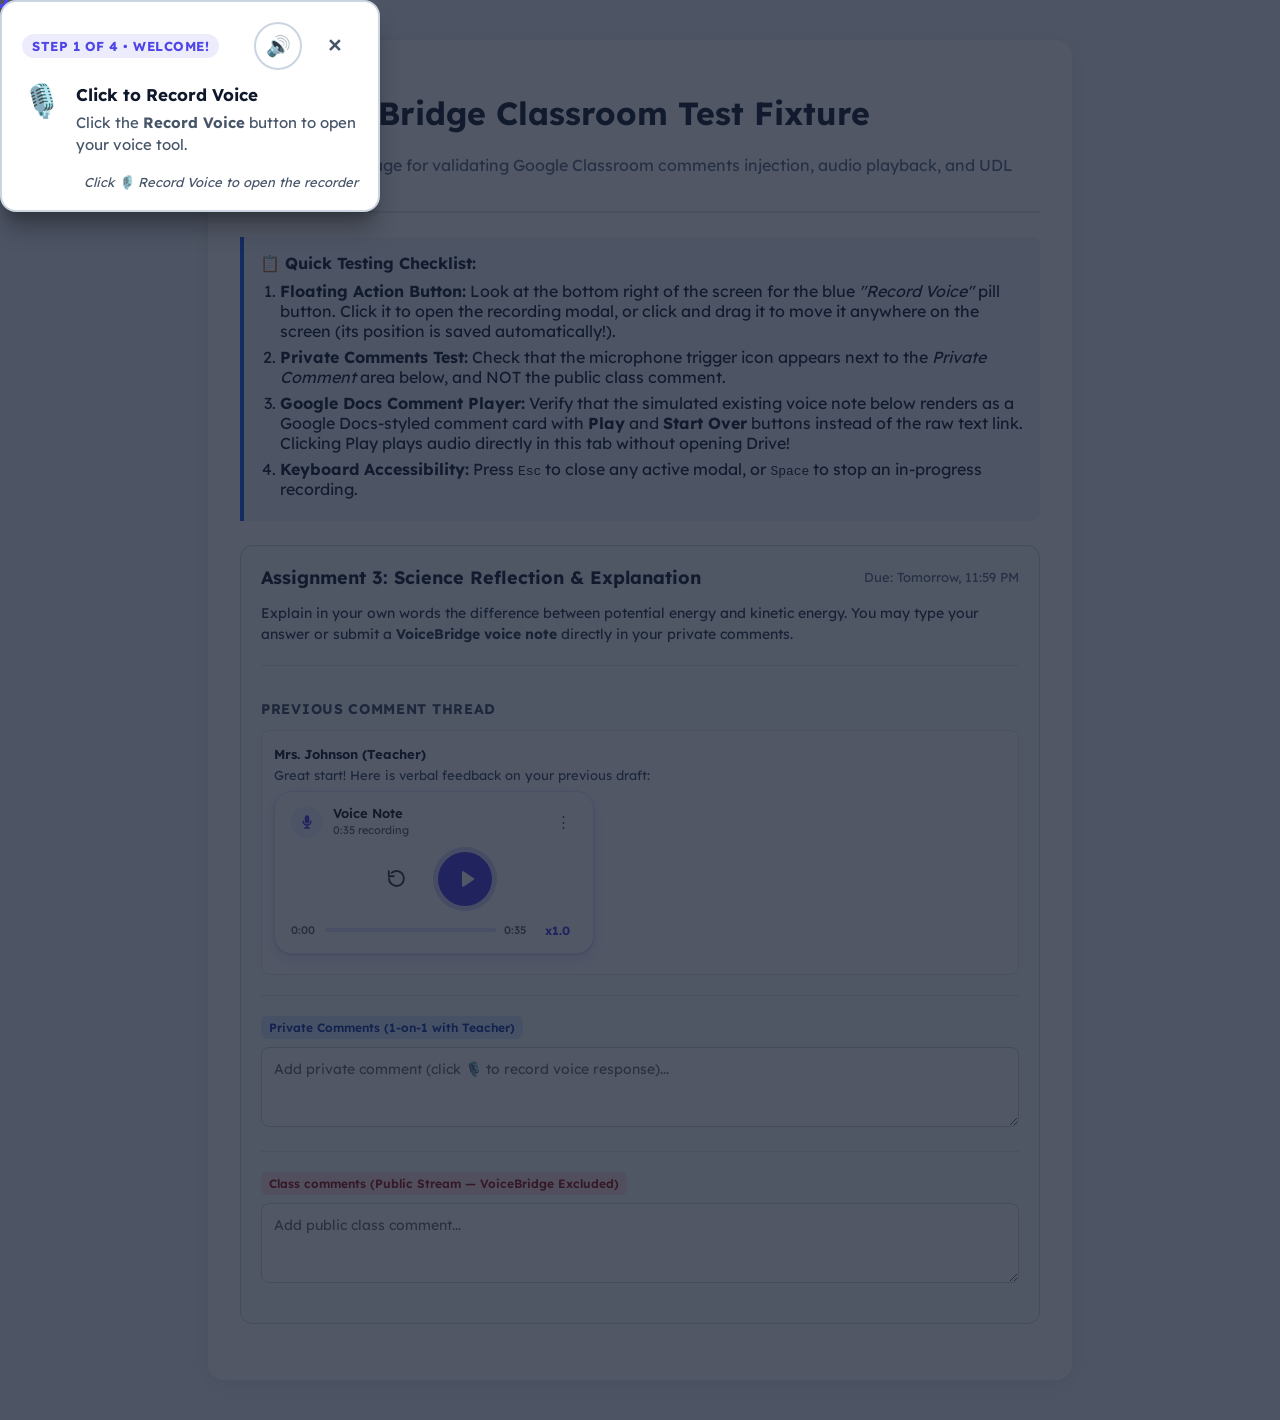
<file: voicebridge-extension/test-classroom-simulation.html>
<!DOCTYPE html>
<html lang="en">
<head>
  <meta charset="UTF-8">
  <meta name="viewport" content="width=device-width, initial-scale=1.0">
  <title>VoiceBridge — Classroom & Docs Testing Simulation</title>
  <link rel="stylesheet" href="content/content.css">
  <link rel="stylesheet" href="content/onboarding.css">
  <style>
    body {
      font-family: 'Lexend', system-ui, -apple-system, sans-serif;
      background-color: #f1f5f9;
      margin: 0;
      padding: 40px 20px;
      color: #1e293b;
    }
    .test-container {
      max-width: 800px;
      margin: 0 auto;
      background: #ffffff;
      border-radius: 16px;
      padding: 32px;
      box-shadow: 0 4px 20px rgba(0, 0, 0, 0.08);
    }
    .header-banner {
      border-bottom: 2px solid #e2e8f0;
      padding-bottom: 16px;
      margin-bottom: 24px;
    }
    .assignment-card {
      background: #f8fafc;
      border: 1px solid #cbd5e1;
      border-radius: 12px;
      padding: 20px;
      margin-bottom: 24px;
    }
    .comments-section {
      border-top: 1px solid #e2e8f0;
      padding-top: 20px;
      margin-top: 20px;
    }
    .comment-box {
      margin-bottom: 16px;
    }
    textarea {
      width: 100%;
      box-sizing: border-box;
      padding: 12px;
      border: 1px solid #cbd5e1;
      border-radius: 8px;
      font-family: inherit;
      font-size: 14px;
      resize: vertical;
      min-height: 80px;
    }
    .badge-private {
      background: #dbeafe;
      color: #1e40af;
      padding: 4px 8px;
      border-radius: 6px;
      font-size: 12px;
      font-weight: 600;
    }
    .badge-public {
      background: #fee2e2;
      color: #991b1b;
      padding: 4px 8px;
      border-radius: 6px;
      font-size: 12px;
      font-weight: 600;
    }
    .test-instructions {
      background: #eff6ff;
      border-left: 4px solid #2563eb;
      padding: 16px;
      border-radius: 0 8px 8px 0;
      margin-bottom: 24px;
    }
    .test-instructions ol {
      margin: 8px 0 0 20px;
      padding: 0;
    }
    .test-instructions li {
      margin-bottom: 6px;
    }
  </style>
</head>
<body>

<div class="test-container">
  <div class="header-banner">
    <h1>🎙️ VoiceBridge Classroom Test Fixture</h1>
    <p style="color: #64748b; margin: 4px 0 0 0;">Interactive test page for validating Google Classroom comments injection, audio playback, and UDL themes.</p>
  </div>

  <div class="test-instructions">
    <strong>📋 Quick Testing Checklist:</strong>
    <ol>
      <li><strong>Floating Action Button:</strong> Look at the bottom right of the screen for the blue <em>"Record Voice"</em> pill button. Click it to open the recording modal, or click and drag it to move it anywhere on the screen (its position is saved automatically!).</li>
      <li><strong>Private Comments Test:</strong> Check that the microphone trigger icon appears next to the <em>Private Comment</em> area below, and NOT the public class comment.</li>
      <li><strong>Google Docs Comment Player:</strong> Verify that the simulated existing voice note below renders as a Google Docs-styled comment card with <strong>Play</strong> and <strong>Start Over</strong> buttons instead of the raw text link. Clicking Play plays audio directly in this tab without opening Drive!</li>
      <li><strong>Keyboard Accessibility:</strong> Press <kbd>Esc</kbd> to close any active modal, or <kbd>Space</kbd> to stop an in-progress recording.</li>
    </ol>
  </div>

  <div class="assignment-card">
    <div style="display: flex; justify-content: space-between; align-items: center; margin-bottom: 12px;">
      <h2 style="margin: 0; font-size: 18px;">Assignment 3: Science Reflection & Explanation</h2>
      <span style="color: #64748b; font-size: 13px;">Due: Tomorrow, 11:59 PM</span>
    </div>
    <p style="color: #334155; font-size: 14px; line-height: 1.5;">
      Explain in your own words the difference between potential energy and kinetic energy. You may type your answer or submit a <strong>VoiceBridge voice note</strong> directly in your private comments.
    </p>

    <!-- Simulated Existing Teacher Voice Feedback Card -->
    <div class="comments-section">
      <h3 style="font-size: 14px; text-transform: uppercase; letter-spacing: 0.05em; color: #475569; margin-bottom: 12px;">Previous Comment Thread</h3>
      <div style="background: #ffffff; border: 1px solid #e2e8f0; border-radius: 8px; padding: 12px; margin-bottom: 12px;">
        <strong style="font-size: 13px; color: #1e293b;">Mrs. Johnson (Teacher)</strong>
        <p style="font-size: 13px; margin: 4px 0 8px 0; color: #475569;">Great start! Here is verbal feedback on your previous draft:</p>
        <div>
          🎙️ VoiceBridge Note (0:35) • Listen: <a href="https://drive.google.com/file/d/1A2B3C4D5E6F7G8H9I0J/view" target="_blank">https://drive.google.com/file/d/1A2B3C4D5E6F7G8H9I0J/view</a>
        </div>
      </div>
    </div>

    <!-- Private Comments Area (Should have injected mic button) -->
    <div class="comments-section">
      <div style="display: flex; align-items: center; gap: 8px; margin-bottom: 8px;">
        <span class="badge-private">Private Comments (1-on-1 with Teacher)</span>
      </div>
      <div class="comment-box" aria-label="Add private comment" data-is-private="true">
        <textarea id="private-comment-input" placeholder="Add private comment (click 🎙️ to record voice response)..."></textarea>
      </div>
    </div>

    <!-- Public Class Comments Area (Should NEVER have injected mic button) -->
    <div class="comments-section">
      <div style="display: flex; align-items: center; gap: 8px; margin-bottom: 8px;">
        <span class="badge-public">Class comments (Public Stream — VoiceBridge Excluded)</span>
      </div>
      <div class="comment-box" aria-label="Add class comment">
        <textarea placeholder="Add public class comment..."></textarea>
      </div>
    </div>
  </div>
</div>

<!-- Embedded VoiceBridge Simulation Harness & Content Scripts -->
<script>
// Standalone Simulation Environment Mock for direct browser execution
if (typeof window.chrome === 'undefined' || !window.chrome.runtime || !window.chrome.runtime.sendMessage) {
  const messageListeners = [];
  let simulationLevelInterval = null;

  window.chrome = window.chrome || {};
  window.chrome.runtime = {
    sendMessage: function(msg, callback) {
      if (msg.action === 'GET_USER_SETTINGS') {
        const res = {
          fontFamily: 'lexend',
          theme: 'default',
          singleKeyShortcuts: true,
          silenceWarning: true,
          autoStartRecording: false,
          selectedAudioDeviceId: 'default',
          selectedAudioDeviceLabel: 'Default Microphone'
        };
        setTimeout(() => callback && callback(res), 10);
      } else if (msg.action === 'START_RECORDING') {
        if (simulationLevelInterval) clearInterval(simulationLevelInterval);
        simulationLevelInterval = setInterval(() => {
          const fakeLevel = 0.2 + Math.random() * 0.6;
          messageListeners.forEach(l => l({ action: 'AUDIO_LEVEL_UPDATE', level: fakeLevel }, {}, () => {}));
        }, 90);
        setTimeout(() => callback && callback({ success: true }), 40);
      } else if (msg.action === 'STOP_RECORDING') {
        if (simulationLevelInterval) { clearInterval(simulationLevelInterval); simulationLevelInterval = null; }
        const mockBase64Audio = '[data-uri]';
        setTimeout(() => callback && callback({
          success: true,
          audioBase64: mockBase64Audio,
          durationSeconds: 5
        }), 60);
      } else if (msg.action === 'CANCEL_RECORDING') {
        if (simulationLevelInterval) { clearInterval(simulationLevelInterval); simulationLevelInterval = null; }
        setTimeout(() => callback && callback({ success: true }), 10);
      } else if (msg.action === 'UPLOAD_TO_DRIVE') {
        const fileId = '1SimulatedDriveId_' + Math.random().toString(36).substring(2, 9);
        const link = 'https://drive.google.com/file/d/' + fileId + '/view';
        const timeStr = '0:05';
        setTimeout(() => callback && callback({
          success: true,
          data: {
            fileId: fileId,
            webViewLink: link,
            isDemoMode: true,
            formattedChipText: '🎙️ VoiceBridge Note (' + timeStr + ') • Listen: ' + link
          }
      } else if (msg.action === 'FETCH_DRIVE_AUDIO') {
        const mockBase64Audio = '[data-uri]';
        setTimeout(() => callback && callback({
          success: true,
          base64Audio: mockBase64Audio
        }), 20);
      } else {
        setTimeout(() => callback && callback({ success: true }), 10);
      }
    },
    onMessage: {
      addListener: function(fn) {
        messageListeners.push(fn);
      },
      removeListener: function(fn) {
        const idx = messageListeners.indexOf(fn);
        if (idx !== -1) messageListeners.splice(idx, 1);
      }
    },
    getURL: function(path) {
      return path;
    }
  };

  const mockStorageData = {
    fontFamily: 'lexend',
    theme: 'default',
    singleKeyShortcuts: true,
    silenceWarning: true,
    autoStartRecording: false,
    selectedAudioDeviceId: 'default',
    selectedAudioDeviceLabel: 'Default Microphone',
    vb_onboarding_completed_count: 0,
    vb_comment_onboarding_count: 0
  };

  const storageMock = {
    get: function(keys, cb) {
      let res = {};
      if (Array.isArray(keys)) {
        keys.forEach(k => { res[k] = mockStorageData[k]; });
      } else if (typeof keys === 'string') {
        res[keys] = mockStorageData[keys];
      } else {
        res = Object.assign({}, mockStorageData);
      }
      if (cb) cb(res);
      return Promise.resolve(res);
    },
    set: function(items, cb) {
      Object.assign(mockStorageData, items);
      if (cb) cb();
      return Promise.resolve();
    }
  };

  window.chrome.storage = {
    local: storageMock,
    sync: storageMock,
    onChanged: {
      addListener: function() {}
    }
  };
}
</script>
<script src="content/player.js"></script>
<script src="content/onboarding.js"></script>
<script src="content/content.js"></script>
</body>
</html>
</file>
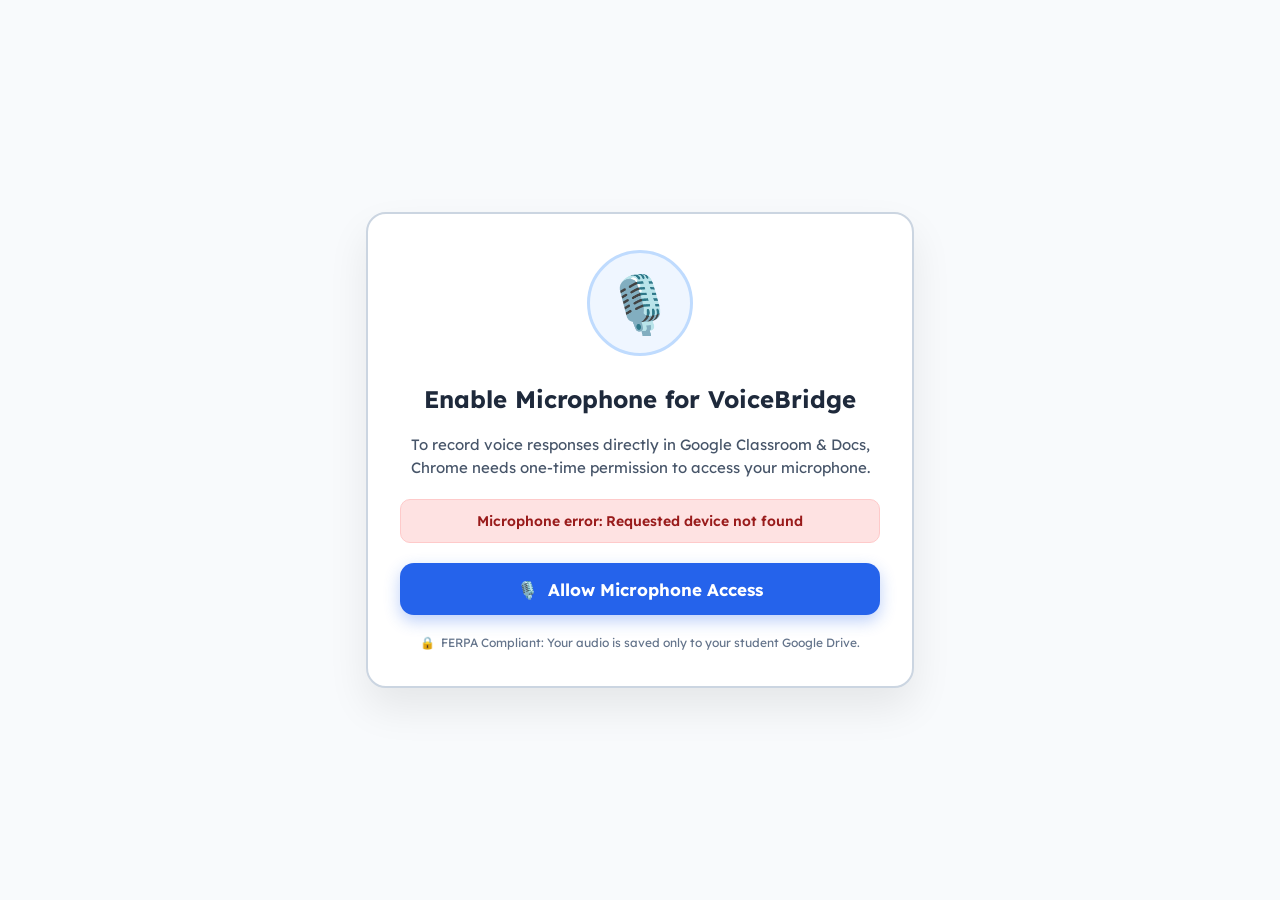
<file: voicebridge-extension/permissions/permission.html>
<!DOCTYPE html>
<html lang="en">
<head>
  <meta charset="UTF-8">
  <meta name="viewport" content="width=device-width, initial-scale=1.0">
  <title>VoiceBridge — Enable Microphone Access</title>
  <link rel="stylesheet" href="../content/content.css">
  <style>
    body {
      background-color: #f8fafc;
      color: #0f172a;
      display: flex;
      align-items: center;
      justify-content: center;
      min-height: 100vh;
      margin: 0;
      padding: 20px;
      box-sizing: border-box;
      font-family: var(--vb-font-family);
    }
    .setup-card {
      background: #ffffff;
      border: 2px solid #cbd5e1;
      border-radius: 20px;
      max-width: 480px;
      width: 100%;
      padding: 36px 32px;
      box-shadow: 0 20px 40px rgba(0, 0, 0, 0.08);
      text-align: center;
      display: flex;
      flex-direction: column;
      align-items: center;
      gap: 20px;
    }
    .mic-icon-large {
      font-size: 56px;
      background: #eff6ff;
      width: 100px;
      height: 100px;
      border-radius: 50%;
      display: flex;
      align-items: center;
      justify-content: center;
      border: 3px solid #bfdbfe;
      margin-bottom: 8px;
    }
    h1 {
      font-size: 24px;
      font-weight: 700;
      color: #1e293b;
      margin: 0;
    }
    p {
      color: #475569;
      font-size: 15px;
      line-height: 1.5;
      margin: 0;
    }
    .grant-btn {
      width: 100%;
      min-height: 52px;
      background-color: #2563eb;
      color: #ffffff;
      border: none;
      border-radius: 14px;
      font-size: 17px;
      font-weight: 700;
      font-family: inherit;
      cursor: pointer;
      display: flex;
      align-items: center;
      justify-content: center;
      gap: 10px;
      box-shadow: 0 6px 16px rgba(37, 99, 235, 0.3);
      transition: all 0.15s ease-in-out;
    }
    .grant-btn:hover {
      background-color: #1d4ed8;
      transform: translateY(-2px);
      box-shadow: 0 8px 20px rgba(37, 99, 235, 0.4);
    }
    .status-box {
      font-size: 14px;
      font-weight: 600;
      padding: 12px 16px;
      border-radius: 10px;
      width: 100%;
      box-sizing: border-box;
      display: none;
    }
    .status-success {
      display: block;
      background: #dcfce7;
      color: #166534;
      border: 1px solid #bbf7d0;
    }
    .status-error {
      display: block;
      background: #fee2e2;
      color: #991b1b;
      border: 1px solid #fecaca;
    }
    .ferpa-badge {
      font-size: 12px;
      color: #64748b;
      display: flex;
      align-items: center;
      gap: 6px;
    }
  </style>
</head>
<body>
  <div class="setup-card">
    <div class="mic-icon-large" id="icon-display">🎙️</div>
    <h1 id="setup-title">Enable Microphone for VoiceBridge</h1>
    <p id="setup-desc">
      To record voice responses directly in Google Classroom & Docs, Chrome needs one-time permission to access your microphone.
    </p>

    <div id="status-msg" class="status-box"></div>

    <button class="grant-btn" id="btn-grant-permission">
      <span>🎙️</span>
      <span>Allow Microphone Access</span>
    </button>

    <div class="ferpa-badge">
      <span>🔒</span>
      <span>FERPA Compliant: Your audio is saved only to your student Google Drive.</span>
    </div>
  </div>

  <script src="permission.js"></script>
</body>
</html>
</file>
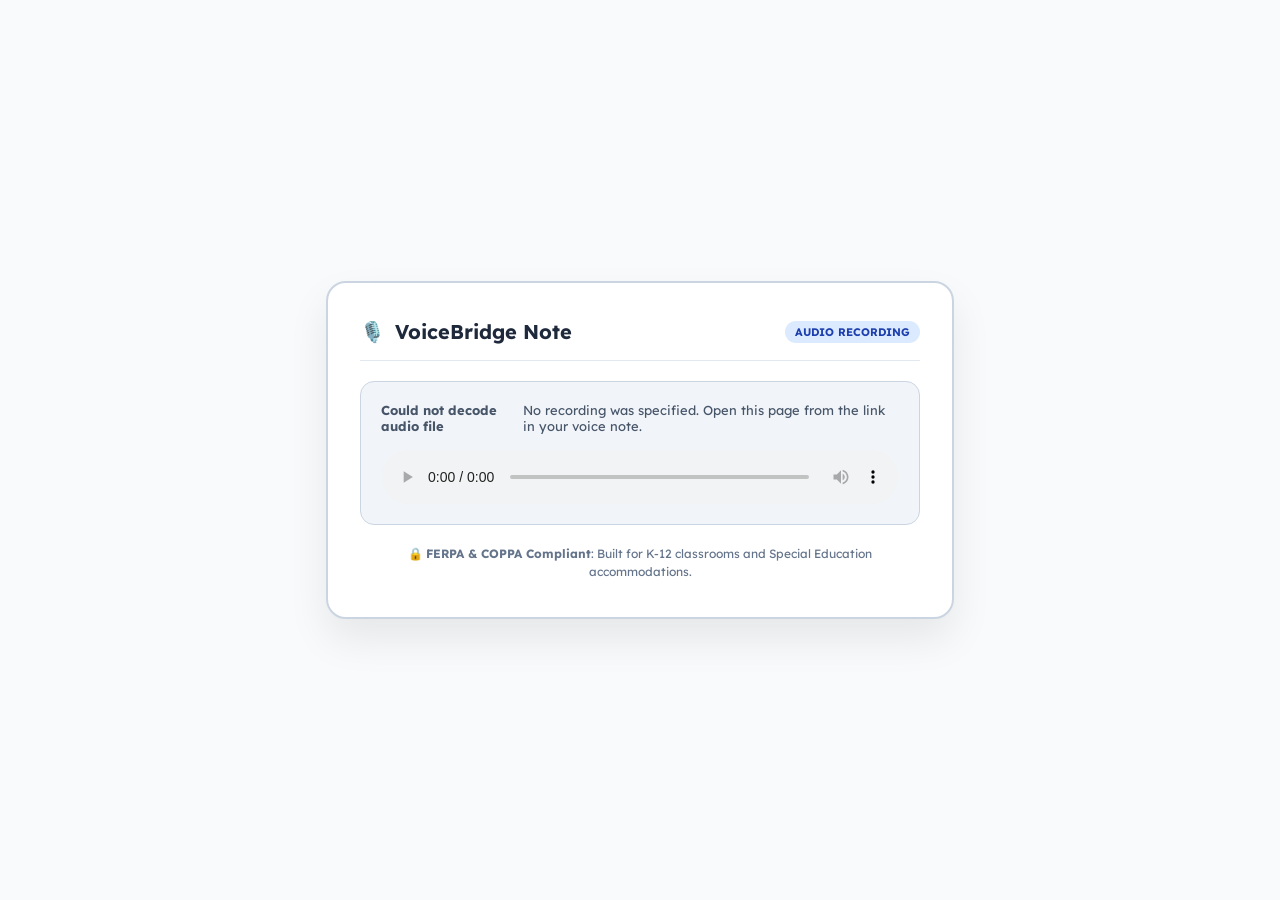
<file: voicebridge-extension/player/listen.html>
<!DOCTYPE html>
<html lang="en">
<head>
  <meta charset="UTF-8">
  <meta name="viewport" content="width=device-width, initial-scale=1.0">
  <title>VoiceBridge — Listen to Voice Note</title>
  <link rel="stylesheet" href="../content/content.css">
  <style>
    body {
      background-color: #f8fafc;
      color: #0f172a;
      display: flex;
      align-items: center;
      justify-content: center;
      min-height: 100vh;
      margin: 0;
      padding: 24px;
      box-sizing: border-box;
      font-family: var(--vb-font-family);
    }
    .player-card {
      background: #ffffff;
      border: 2px solid #cbd5e1;
      border-radius: 20px;
      max-width: 560px;
      width: 100%;
      padding: 36px 32px;
      box-shadow: 0 20px 40px rgba(0, 0, 0, 0.08);
      display: flex;
      flex-direction: column;
      gap: 20px;
    }
    .card-header {
      display: flex;
      align-items: center;
      justify-content: space-between;
      border-bottom: 1px solid #e2e8f0;
      padding-bottom: 16px;
    }
    .brand-title {
      display: flex;
      align-items: center;
      gap: 10px;
      font-size: 20px;
      font-weight: 700;
      color: #1e293b;
    }
    .badge-status {
      font-size: 11px;
      font-weight: 700;
      text-transform: uppercase;
      padding: 4px 10px;
      border-radius: 999px;
      background: #dbeafe;
      color: #1e40af;
    }
    .audio-wrapper {
      background: #f1f5f9;
      border: 1px solid #cbd5e1;
      border-radius: 14px;
      padding: 20px;
      display: flex;
      flex-direction: column;
      gap: 16px;
    }
    .audio-info {
      display: flex;
      justify-content: space-between;
      align-items: center;
      font-size: 13px;
      color: #475569;
    }
    audio {
      width: 100%;
      border-radius: 8px;
      outline: none;
    }
    .btn-download {
      min-height: 48px;
      background-color: #2563eb;
      color: #ffffff;
      border: none;
      border-radius: 12px;
      font-size: 15px;
      font-weight: 600;
      font-family: inherit;
      cursor: pointer;
      display: flex;
      align-items: center;
      justify-content: center;
      gap: 8px;
      transition: all 0.15s;
      text-decoration: none;
    }
    .btn-download:hover {
      background-color: #1d4ed8;
      transform: translateY(-1px);
    }
    .note-info {
      font-size: 12px;
      color: #64748b;
      line-height: 1.5;
      text-align: center;
    }
  </style>
</head>
<body>
  <div class="player-card">
    <div class="card-header">
      <div class="brand-title">
        <span>🎙️</span>
        <span>VoiceBridge Note</span>
      </div>
      <span class="badge-status" id="badge-mode">Audio Recording</span>
    </div>

    <div class="audio-wrapper">
      <div class="audio-info">
        <strong id="file-name">VoiceBridge_Recording.webm</strong>
        <span id="recording-date">Ready to Play</span>
      </div>
      <audio id="audio-player" controls autoplay style="width: 100%;"></audio>
    </div>

    <a href="#" class="btn-download" id="btn-download-audio" download="VoiceBridge_Note.webm">
      <span>⬇️</span>
      <span>Download Voice File (.webm)</span>
    </a>

    <div class="note-info">
      🔒 <strong>FERPA & COPPA Compliant</strong>: Built for K-12 classrooms and Special Education accommodations.
    </div>
  </div>

  <script src="listen.js"></script>
</body>
</html>
</file>
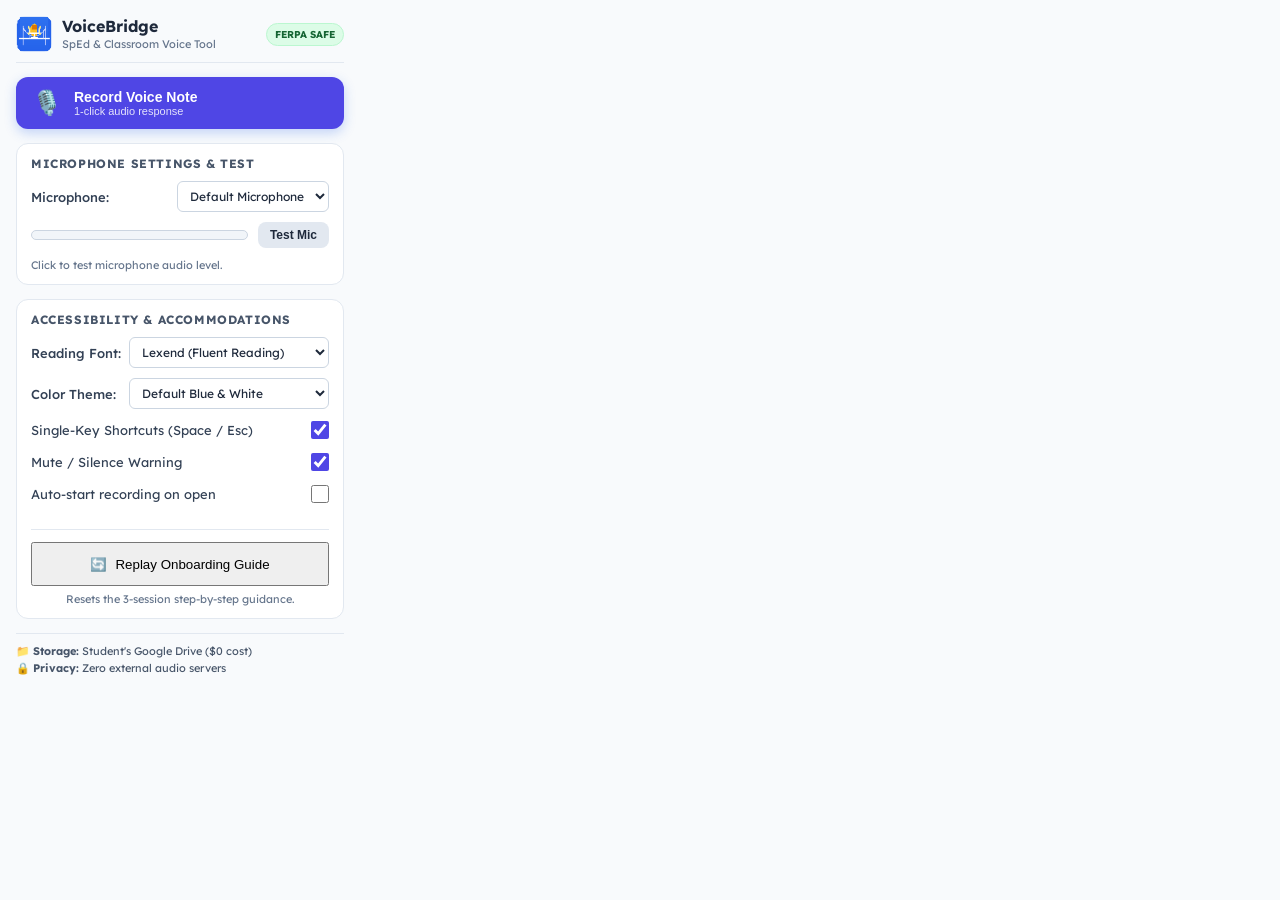
<file: voicebridge-extension/popup/popup.html>
<!DOCTYPE html>
<html lang="en">
<head>
  <meta charset="UTF-8">
  <meta name="viewport" content="width=device-width, initial-scale=1.0">
  <title>VoiceBridge Settings</title>
  <link rel="stylesheet" href="popup.css">
</head>
<body>
  <div class="vb-popup-container">
    <!-- Header -->
    <header class="vb-popup-header">
      <div class="vb-popup-brand">
        <img src="../icons/icon-48.png" alt="VoiceBridge" class="vb-popup-logo">
        <div>
          <h1 class="vb-popup-title">VoiceBridge</h1>
          <p class="vb-popup-subtitle">SpEd & Classroom Voice Tool</p>
        </div>
      </div>
      <div class="vb-badge-ferpa" title="FERPA & COPPA Compliant">FERPA Safe</div>
    </header>

    <!-- Quick Action -->
    <div class="vb-quick-record-card">
      <button class="vb-btn-big-record" id="btn-quick-record" aria-label="Start Voice Recording">
        <span class="vb-mic-glow">🎙️</span>
        <div class="vb-record-text">
          <strong>Record Voice Note</strong>
          <small>1-click audio response</small>
        </div>
      </button>
      <p class="vb-quick-record-hint" id="quick-record-hint" role="status" aria-live="polite" hidden></p>
    </div>

    <!-- Live Microphone Test & Device Selection -->
    <section class="vb-section">
      <h2 class="vb-section-title">Microphone Settings & Test</h2>

      <!-- Microphone Device Selector -->
      <div class="vb-form-row">
        <label for="select-mic">Microphone:</label>
        <select id="select-mic" class="vb-select" style="max-width: 200px;">
          <option value="default">Default Microphone</option>
        </select>
      </div>

      <div class="vb-mic-test-container">
        <div class="vb-mic-meter-track">
          <div class="vb-mic-meter-bar" id="mic-meter-fill"></div>
        </div>
        <button class="vb-btn-secondary vb-btn-sm" id="btn-test-mic">Test Mic</button>
      </div>
      <small class="vb-hint-text" id="mic-test-status">Click to test microphone audio level.</small>
    </section>

    <!-- Accessibility / UDL Accommodations -->
    <section class="vb-section">
      <h2 class="vb-section-title">Accessibility & Accommodations</h2>

      <!-- Font Selector -->
      <div class="vb-form-row">
        <label for="select-font">Reading Font:</label>
        <select id="select-font" class="vb-select">
          <option value="lexend">Lexend (Fluent Reading)</option>
          <option value="opendyslexic">OpenDyslexic (Dyslexia Friendly)</option>
          <option value="system">System Default</option>
        </select>
      </div>

      <!-- Theme Selector -->
      <div class="vb-form-row">
        <label for="select-theme">Color Theme:</label>
        <select id="select-theme" class="vb-select">
          <option value="default">Default Blue & White</option>
          <option value="pastel">Soft Pastel (Low Glare)</option>
          <option value="high-contrast">High Contrast (Yellow / Black)</option>
        </select>
      </div>

      <!-- Single Key Shortcut -->
      <div class="vb-form-toggle-row">
        <label for="toggle-shortcuts">Single-Key Shortcuts (Space / Esc)</label>
        <input type="checkbox" id="toggle-shortcuts" checked>
      </div>

      <!-- Silence Detection Alert -->
      <div class="vb-form-toggle-row">
        <label for="toggle-silence">Mute / Silence Warning</label>
        <input type="checkbox" id="toggle-silence" checked>
      </div>

      <!-- Auto-Start Recording Toggle -->
      <div class="vb-form-toggle-row">
        <label for="toggle-autostart">Auto-start recording on open</label>
        <input type="checkbox" id="toggle-autostart">
      </div>

      <!-- Replay Onboarding Guide for SpEd students & teachers -->
      <div class="vb-form-row" style="margin-top: 14px; border-top: 1px solid #e2e8f0; padding-top: 12px; display: flex; flex-direction: column; gap: 6px;">
        <button type="button" class="vb-btn-secondary" id="btn-replay-onboarding" style="width: 100%; min-height: 44px; display: flex; align-items: center; justify-content: center; gap: 8px;" aria-label="Replay Student Onboarding Guide">
          <span>🔄</span> Replay Onboarding Guide
        </button>
        <small class="vb-hint-text" id="replay-guide-status" style="text-align: center;">Resets the 3-session step-by-step guidance.</small>
      </div>
    </section>

    <!-- Storage & Privacy Info -->
    <footer class="vb-popup-footer">
      <div class="vb-storage-info">
        <span>📁 <strong>Storage:</strong> Student's Google Drive ($0 cost)</span>
        <span>🔒 <strong>Privacy:</strong> Zero external audio servers</span>
      </div>
    </footer>
  </div>

  <script src="popup.js"></script>
</body>
</html>
</file>
<file: assets/css/styles.css>
/* ==========================================================================
   VoiceBridge — Accessible Website Stylesheet
   Designed for Universal Design for Learning (UDL), WCAG AAA Contrast & K-12
   ========================================================================== */

/* --- Google Fonts Import --- */
@import url('https://fonts.googleapis.com/css2?family=Inter:wght@400;500;600;700;800&family=Lexend:wght@300;400;500;600;700&display=swap');

@font-face {
  font-family: 'OpenDyslexic';
  src: url('https://cdn.jsdelivr.net/npm/opendyslexic@1.0.3/OpenDyslexic-Regular.otf') format('opentype');
  font-weight: normal;
  font-style: normal;
  font-display: swap;
}

@font-face {
  font-family: 'OpenDyslexic';
  src: url('https://cdn.jsdelivr.net/npm/opendyslexic@1.0.3/OpenDyslexic-Bold.otf') format('opentype');
  font-weight: bold;
  font-style: normal;
  font-display: swap;
}

/* --- Theme Variables --- */
:root {
  /* Default Clean Light Theme */
  --bg-main: #f8fafc;
  --bg-surface: #ffffff;
  --bg-surface-elevated: #ffffff;
  --bg-surface-subtle: #f1f5f9;
  --bg-nav: rgba(255, 255, 255, 0.92);
  --border-subtle: #e2e8f0;
  --border-medium: #cbd5e1;
  --border-accent: #6366f1;

  --text-primary: #0f172a;
  --text-secondary: #475569;
  --text-muted: #64748b;
  --text-inverse: #ffffff;

  --brand-primary: #4f46e5;
  --brand-primary-hover: #4338ca;
  --brand-primary-light: #eef2ff;
  --brand-secondary: #0ea5e9;
  --brand-accent: #10b981;
  --brand-accent-light: #ecfdf5;

  --state-recording: #ef4444;
  --state-recording-light: #fee2e2;
  --state-review: #3b82f6;
  --state-success: #10b981;
  --state-warning: #f59e0b;

  --shadow-sm: 0 1px 2px 0 rgb(0 0 0 / 0.05);
  --shadow-md: 0 4px 6px -1px rgb(0 0 0 / 0.1), 0 2px 4px -2px rgb(0 0 0 / 0.1);
  --shadow-lg: 0 10px 15px -3px rgb(0 0 0 / 0.1), 0 4px 6px -4px rgb(0 0 0 / 0.1);
  --shadow-xl: 0 20px 25px -5px rgb(0 0 0 / 0.1), 0 8px 10px -6px rgb(0 0 0 / 0.1);
  --shadow-glow: 0 0 25px rgba(79, 70, 229, 0.25);

  --font-family-current: 'Lexend', 'Inter', -apple-system, sans-serif;
  --font-size-scale: 1;
  --radius-sm: 8px;
  --radius-md: 14px;
  --radius-lg: 20px;
  --radius-full: 9999px;
  --transition-fast: 0.15s ease;
  --transition-normal: 0.25s ease;
}

/* --- Theme 2: Deep Dark Mode --- */
[data-theme="dark"] {
  --bg-main: #0b0f19;
  --bg-surface: #131b2e;
  --bg-surface-elevated: #1e293b;
  --bg-surface-subtle: #17223b;
  --bg-nav: rgba(19, 27, 46, 0.92);
  --border-subtle: #243452;
  --border-medium: #334155;
  --border-accent: #818cf8;

  --text-primary: #f8fafc;
  --text-secondary: #cbd5e1;
  --text-muted: #94a3b8;
  --text-inverse: #0f172a;

  --brand-primary: #6366f1;
  --brand-primary-hover: #818cf8;
  --brand-primary-light: rgba(99, 102, 241, 0.15);
  --brand-secondary: #38bdf8;
  --brand-accent: #34d399;
  --brand-accent-light: rgba(52, 211, 153, 0.15);

  --shadow-sm: 0 1px 2px 0 rgb(0 0 0 / 0.5);
  --shadow-md: 0 4px 6px -1px rgb(0 0 0 / 0.4);
  --shadow-lg: 0 10px 15px -3px rgb(0 0 0 / 0.5);
  --shadow-xl: 0 20px 25px -5px rgb(0 0 0 / 0.6);
  --shadow-glow: 0 0 30px rgba(99, 102, 241, 0.35);
}

/* --- Theme 3: High Contrast Yellow/Black (WCAG AAA 7:1) --- */
[data-theme="high-contrast"] {
  --bg-main: #000000;
  --bg-surface: #121212;
  --bg-surface-elevated: #1a1a1a;
  --bg-surface-subtle: #242424;
  --bg-nav: #000000;
  --border-subtle: #ffd700;
  --border-medium: #ffd700;
  --border-accent: #ffd700;

  --text-primary: #ffd700;
  --text-secondary: #ffffff;
  --text-muted: #e6e6e6;
  --text-inverse: #000000;

  --brand-primary: #ffd700;
  --brand-primary-hover: #ffffff;
  --brand-primary-light: #262300;
  --brand-secondary: #ffffff;
  --brand-accent: #00ff66;
  --brand-accent-light: #003314;

  --state-recording: #ff3333;
  --state-recording-light: #4d0000;
  --state-review: #ffd700;
  --state-success: #00ff66;
  --state-warning: #ffaa00;

  --shadow-sm: none;
  --shadow-md: none;
  --shadow-lg: none;
  --shadow-xl: none;
  --shadow-glow: 0 0 15px #ffd700;
}

/* --- Theme 4: Soft Pastel Low-Glare --- */
[data-theme="pastel"] {
  --bg-main: #fbf9f5;
  --bg-surface: #ffffff;
  --bg-surface-elevated: #f4efe6;
  --bg-surface-subtle: #ece5d8;
  --bg-nav: rgba(251, 249, 245, 0.94);
  --border-subtle: #e0d7c7;
  --border-medium: #c7baa7;
  --border-accent: #5e6c84;

  --text-primary: #2d3748;
  --text-secondary: #4a5568;
  --text-muted: #718096;
  --text-inverse: #ffffff;

  --brand-primary: #4a6fa5;
  --brand-primary-hover: #3d5c8a;
  --brand-primary-light: #e8f0fe;
  --brand-secondary: #6b8cae;
  --brand-accent: #48bb78;
  --brand-accent-light: #e6fffa;

  --shadow-sm: 0 1px 3px rgba(0, 0, 0, 0.04);
  --shadow-md: 0 4px 8px rgba(0, 0, 0, 0.05);
  --shadow-lg: 0 8px 16px rgba(0, 0, 0, 0.06);
  --shadow-xl: 0 16px 24px rgba(0, 0, 0, 0.07);
  --shadow-glow: 0 0 20px rgba(74, 111, 165, 0.15);
}

/* --- Font Customizations --- */
[data-font="lexend"] {
  --font-family-current: 'Lexend', sans-serif;
}

[data-font="opendyslexic"] {
  --font-family-current: 'OpenDyslexic', sans-serif;
}

[data-font="system"] {
  --font-family-current: 'Inter', -apple-system, BlinkMacSystemFont, "Segoe UI", Roboto, sans-serif;
}

/* --- Global Reset & Base Styles --- */
*, *::before, *::after {
  box-sizing: border-box;
  margin: 0;
  padding: 0;
}

html {
  scroll-behavior: smooth;
  font-size: calc(16px * var(--font-size-scale));
}

body {
  font-family: var(--font-family-current);
  background-color: var(--bg-main);
  color: var(--text-primary);
  line-height: 1.6;
  transition: background-color var(--transition-normal), color var(--transition-normal);
  overflow-x: hidden;
  -webkit-font-smoothing: antialiased;
}

a {
  color: var(--brand-primary);
  text-decoration: none;
  transition: color var(--transition-fast);
}

a:hover {
  color: var(--brand-primary-hover);
}

img {
  max-width: 100%;
  height: auto;
  display: block;
}

button {
  font-family: inherit;
  cursor: pointer;
  border: none;
  outline: none;
}

/* Accessible Focus Ring */
:focus-visible {
  outline: 3px solid var(--brand-primary);
  outline-offset: 3px;
  border-radius: 4px;
}

/* Container */
.container {
  width: 100%;
  max-width: 1240px;
  margin: 0 auto;
  padding: 0 24px;
}

/* ==========================================================================
   Accessibility Toolbar (Sticky Top Bar)
   ========================================================================== */
.a11y-bar {
  background-color: var(--bg-surface-elevated);
  border-bottom: 1px solid var(--border-subtle);
  padding: 8px 0;
  font-size: 0.875rem;
  position: relative;
  z-index: 101;
}

.a11y-bar-content {
  display: flex;
  justify-content: space-between;
  align-items: center;
  flex-wrap: wrap;
  gap: 12px;
}

.a11y-label {
  display: flex;
  align-items: center;
  gap: 8px;
  font-weight: 600;
  color: var(--text-secondary);
}

.a11y-controls {
  display: flex;
  align-items: center;
  gap: 16px;
  flex-wrap: wrap;
}

.a11y-group {
  display: flex;
  align-items: center;
  gap: 6px;
}

.a11y-group-title {
  font-size: 0.75rem;
  font-weight: 600;
  color: var(--text-muted);
  text-transform: uppercase;
  letter-spacing: 0.05em;
  margin-right: 4px;
}

.a11y-btn {
  background: var(--bg-surface-subtle);
  color: var(--text-secondary);
  border: 1px solid var(--border-subtle);
  padding: 4px 10px;
  border-radius: var(--radius-sm);
  font-size: 0.8125rem;
  font-weight: 500;
  display: inline-flex;
  align-items: center;
  gap: 4px;
  transition: all var(--transition-fast);
  min-height: 32px;
}

.a11y-btn:hover {
  background: var(--brand-primary-light);
  color: var(--brand-primary);
  border-color: var(--border-accent);
}

.a11y-btn.active {
  background: var(--brand-primary);
  color: var(--text-inverse);
  border-color: var(--brand-primary);
  font-weight: 600;
}

[data-theme="high-contrast"] .a11y-btn.active {
  background: #ffd700;
  color: #000000;
  border-color: #ffd700;
}

/* ==========================================================================
   Navigation Bar
   ========================================================================== */
.navbar {
  position: sticky;
  top: 0;
  z-index: 100;
  background-color: var(--bg-nav);
  backdrop-filter: blur(12px);
  -webkit-backdrop-filter: blur(12px);
  border-bottom: 1px solid var(--border-subtle);
  transition: all var(--transition-normal);
}

.nav-container {
  display: flex;
  justify-content: space-between;
  align-items: center;
  height: 76px;
}

.brand-logo {
  display: flex;
  align-items: center;
  gap: 12px;
  font-weight: 700;
  font-size: 1.35rem;
  color: var(--text-primary);
}

.brand-logo img {
  width: 40px;
  height: 40px;
  border-radius: var(--radius-sm);
}

.brand-badge {
  font-size: 0.75rem;
  font-weight: 600;
  background: var(--brand-accent-light);
  color: var(--brand-accent);
  padding: 3px 8px;
  border-radius: var(--radius-full);
  letter-spacing: 0.02em;
}

.nav-links {
  display: flex;
  align-items: center;
  gap: 28px;
  list-style: none;
}

.nav-link {
  font-weight: 500;
  color: var(--text-secondary);
  font-size: 0.95rem;
  transition: color var(--transition-fast);
}

.nav-link:hover {
  color: var(--brand-primary);
}

.nav-actions {
  display: flex;
  align-items: center;
  gap: 14px;
}

.mobile-toggle {
  display: none;
  background: none;
  color: var(--text-primary);
  font-size: 1.5rem;
  padding: 6px;
}

/* ==========================================================================
   Buttons & UI Elements
   ========================================================================== */
.btn {
  display: inline-flex;
  align-items: center;
  justify-content: center;
  gap: 8px;
  padding: 12px 24px;
  font-size: 1rem;
  font-weight: 600;
  border-radius: var(--radius-md);
  transition: all var(--transition-fast);
  text-decoration: none;
  min-height: 48px;
  min-width: 48px;
}

.btn-primary {
  background: var(--brand-primary);
  color: var(--text-inverse);
  box-shadow: 0 4px 14px rgba(79, 70, 229, 0.35);
}

.btn-primary:hover {
  background: var(--brand-primary-hover);
  color: var(--text-inverse);
  transform: translateY(-2px);
  box-shadow: 0 6px 20px rgba(79, 70, 229, 0.45);
}

.btn-secondary {
  background: var(--bg-surface-elevated);
  color: var(--text-primary);
  border: 1px solid var(--border-medium);
}

.btn-secondary:hover {
  background: var(--bg-surface-subtle);
  border-color: var(--border-accent);
  color: var(--brand-primary);
  transform: translateY(-2px);
}

.btn-lg {
  padding: 14px 28px;
  font-size: 1.1rem;
}

.btn-sm {
  padding: 8px 16px;
  font-size: 0.875rem;
  min-height: 38px;
}

.badge {
  display: inline-flex;
  align-items: center;
  gap: 6px;
  padding: 6px 14px;
  border-radius: var(--radius-full);
  font-size: 0.85rem;
  font-weight: 600;
  background: var(--brand-primary-light);
  color: var(--brand-primary);
  border: 1px solid rgba(99, 102, 241, 0.2);
}

/* ==========================================================================
   Hero Section
   ========================================================================== */
.hero-section {
  padding: 70px 0 60px;
  position: relative;
  overflow: hidden;
}

.hero-grid {
  display: grid;
  grid-template-columns: 1.1fr 0.9fr;
  gap: 48px;
  align-items: center;
}

.hero-tag {
  margin-bottom: 20px;
}

.hero-title {
  font-size: 3.25rem;
  font-weight: 800;
  line-height: 1.15;
  letter-spacing: -0.02em;
  margin-bottom: 24px;
  color: var(--text-primary);
}

.hero-title-highlight {
  background: linear-gradient(135deg, var(--brand-primary) 0%, var(--brand-secondary) 100%);
  -webkit-background-clip: text;
  -webkit-text-fill-color: transparent;
}

[data-theme="high-contrast"] .hero-title-highlight {
  background: none;
  -webkit-text-fill-color: #ffd700;
  color: #ffd700;
  text-decoration: underline;
}

.hero-description {
  font-size: 1.25rem;
  color: var(--text-secondary);
  line-height: 1.7;
  margin-bottom: 32px;
}

.hero-actions {
  display: flex;
  gap: 16px;
  flex-wrap: wrap;
  margin-bottom: 36px;
}

.hero-trust-row {
  display: flex;
  align-items: center;
  gap: 20px;
  flex-wrap: wrap;
  font-size: 0.9rem;
  color: var(--text-muted);
}

.trust-item {
  display: flex;
  align-items: center;
  gap: 6px;
  font-weight: 500;
}

.trust-item svg {
  color: var(--brand-accent);
}

.hero-visual {
  position: relative;
}

.hero-card {
  background: var(--bg-surface);
  border: 1px solid var(--border-subtle);
  border-radius: var(--radius-lg);
  box-shadow: var(--shadow-xl);
  overflow: hidden;
  transition: transform var(--transition-normal);
}

.hero-card:hover {
  transform: translateY(-4px);
  box-shadow: var(--shadow-glow);
}

.hero-card img {
  width: 100%;
  height: auto;
  display: block;
}

.hero-card-caption {
  padding: 16px 20px;
  background: var(--bg-surface-elevated);
  border-top: 1px solid var(--border-subtle);
  display: flex;
  justify-content: space-between;
  align-items: center;
  font-size: 0.875rem;
  color: var(--text-secondary);
}

/* ==========================================================================
   Interactive VoiceBridge Simulator Section
   ========================================================================== */
.simulator-section {
  padding: 80px 0;
  background-color: var(--bg-surface-subtle);
  border-top: 1px solid var(--border-subtle);
  border-bottom: 1px solid var(--border-subtle);
}

.section-header {
  text-align: center;
  max-width: 760px;
  margin: 0 auto 50px;
}

.section-title {
  font-size: 2.35rem;
  font-weight: 800;
  line-height: 1.25;
  margin-bottom: 16px;
  color: var(--text-primary);
}

.section-subtitle {
  font-size: 1.15rem;
  color: var(--text-secondary);
}

.simulator-container {
  max-width: 860px;
  margin: 0 auto;
  background: var(--bg-surface);
  border: 2px solid var(--border-medium);
  border-radius: var(--radius-lg);
  box-shadow: var(--shadow-xl);
  overflow: hidden;
}

.simulator-header {
  background: var(--bg-surface-elevated);
  padding: 16px 24px;
  border-bottom: 1px solid var(--border-subtle);
  display: flex;
  justify-content: space-between;
  align-items: center;
}

.sim-window-dots {
  display: flex;
  gap: 8px;
}

.sim-dot {
  width: 12px;
  height: 12px;
  border-radius: 50%;
  background: #cbd5e1;
}

.sim-dot.red { background: #ef4444; }
.sim-dot.yellow { background: #f59e0b; }
.sim-dot.green { background: #10b981; }

.sim-title {
  font-weight: 600;
  font-size: 0.95rem;
  display: flex;
  align-items: center;
  gap: 8px;
}

.simulator-body {
  padding: 32px;
}

/* Simulated Classroom Context */
.classroom-mock-header {
  display: flex;
  align-items: center;
  gap: 14px;
  padding-bottom: 20px;
  margin-bottom: 24px;
  border-bottom: 1px solid var(--border-subtle);
}

.classroom-avatar {
  width: 44px;
  height: 44px;
  border-radius: 50%;
  background: #e0e7ff;
  color: #4338ca;
  display: flex;
  align-items: center;
  justify-content: center;
  font-weight: 700;
}

.classroom-prompt {
  font-size: 1.05rem;
  font-weight: 600;
  color: var(--text-primary);
}

.classroom-tag {
  display: inline-block;
  font-size: 0.75rem;
  background: #f1f5f9;
  color: #475569;
  padding: 2px 8px;
  border-radius: 4px;
  margin-top: 4px;
}

/* Recording Sandbox UI */
.recording-sandbox {
  background: var(--bg-surface-subtle);
  border: 1px solid var(--border-subtle);
  border-radius: var(--radius-md);
  padding: 28px;
  text-align: center;
  margin-bottom: 24px;
  transition: all var(--transition-normal);
}

.recording-sandbox.state-recording {
  border-color: var(--state-recording);
  background: var(--state-recording-light);
}

.waveform-canvas-container {
  height: 90px;
  width: 100%;
  background: var(--bg-surface);
  border-radius: var(--radius-sm);
  border: 1px solid var(--border-subtle);
  margin-bottom: 20px;
  display: flex;
  align-items: center;
  justify-content: center;
  position: relative;
  overflow: hidden;
}

#waveformCanvas {
  width: 100%;
  height: 100%;
  display: block;
}

.waveform-placeholder {
  color: var(--text-muted);
  font-size: 0.9rem;
  display: flex;
  align-items: center;
  gap: 8px;
}

.sim-timer {
  font-size: 1.6rem;
  font-weight: 700;
  font-family: monospace;
  margin-bottom: 16px;
  color: var(--text-primary);
}

.sim-controls {
  display: flex;
  justify-content: center;
  gap: 14px;
  flex-wrap: wrap;
}

.btn-record {
  background: var(--state-recording);
  color: #ffffff;
}

.btn-record:hover {
  background: #dc2626;
  color: #ffffff;
}

.btn-stop {
  background: var(--state-review);
  color: #ffffff;
}

.btn-stop:hover {
  background: #2563eb;
  color: #ffffff;
}

.btn-insert {
  background: var(--brand-accent);
  color: #ffffff;
}

.btn-insert:hover {
  background: #059669;
  color: #ffffff;
}

/* Comment Box Injection Simulator */
.comment-box-mock {
  border: 1px solid var(--border-medium);
  border-radius: var(--radius-md);
  background: var(--bg-surface);
  padding: 16px;
}

.comment-input-area {
  min-height: 60px;
  padding: 12px;
  border: 1px solid var(--border-subtle);
  border-radius: var(--radius-sm);
  background: var(--bg-surface-subtle);
  font-size: 0.95rem;
  color: var(--text-secondary);
  margin-bottom: 12px;
}

.injected-audio-card {
  background: var(--brand-primary-light);
  border: 1px solid var(--border-accent);
  border-radius: var(--radius-sm);
  padding: 12px 16px;
  display: flex;
  align-items: center;
  justify-content: space-between;
  gap: 14px;
  margin-top: 8px;
  animation: slideDown 0.3s ease-out;
}

@keyframes slideDown {
  from { opacity: 0; transform: translateY(-8px); }
  to { opacity: 1; transform: translateY(0); }
}

.audio-card-meta {
  display: flex;
  align-items: center;
  gap: 10px;
}

.audio-card-icon {
  width: 32px;
  height: 32px;
  border-radius: 50%;
  background: var(--brand-primary);
  color: #ffffff;
  display: flex;
  align-items: center;
  justify-content: center;
  font-size: 0.85rem;
}

.audio-card-text strong {
  display: block;
  font-size: 0.875rem;
  color: var(--text-primary);
}

.audio-card-text span {
  font-size: 0.75rem;
  color: var(--text-muted);
}

/* ==========================================================================
   Store Asset Feature Showcase (Alternating Layouts)
   ========================================================================== */
.features-section {
  padding: 100px 0;
}

.feature-block {
  display: grid;
  grid-template-columns: 1fr 1fr;
  gap: 60px;
  align-items: center;
  margin-bottom: 100px;
}

.feature-block.reverse {
  direction: rtl;
}

.feature-block.reverse > * {
  direction: ltr;
}

.feature-content {
  max-width: 520px;
}

.feature-tag {
  display: inline-flex;
  align-items: center;
  gap: 6px;
  font-size: 0.85rem;
  font-weight: 700;
  text-transform: uppercase;
  letter-spacing: 0.05em;
  color: var(--brand-primary);
  margin-bottom: 16px;
}

.feature-title {
  font-size: 2.25rem;
  font-weight: 800;
  line-height: 1.25;
  margin-bottom: 20px;
  color: var(--text-primary);
}

.feature-text {
  font-size: 1.1rem;
  color: var(--text-secondary);
  line-height: 1.7;
  margin-bottom: 28px;
}

.feature-points {
  list-style: none;
  display: flex;
  flex-direction: column;
  gap: 14px;
}

.feature-point {
  display: flex;
  align-items: flex-start;
  gap: 12px;
  font-size: 1rem;
  color: var(--text-primary);
  font-weight: 500;
}

.feature-point-icon {
  flex-shrink: 0;
  width: 24px;
  height: 24px;
  border-radius: 50%;
  background: var(--brand-accent-light);
  color: var(--brand-accent);
  display: flex;
  align-items: center;
  justify-content: center;
  font-size: 0.85rem;
  margin-top: 2px;
}

.feature-image-wrapper {
  position: relative;
  background: var(--bg-surface);
  border: 1px solid var(--border-subtle);
  border-radius: var(--radius-lg);
  box-shadow: var(--shadow-xl);
  overflow: hidden;
  transition: all var(--transition-normal);
}

.feature-image-wrapper:hover {
  transform: translateY(-6px);
  box-shadow: var(--shadow-glow);
}

.feature-image-wrapper img {
  width: 100%;
  height: auto;
  display: block;
}

/* Interactive Audio Player Showcase */
.interactive-player-demo {
  background: var(--bg-surface);
  border: 1px solid var(--border-medium);
  border-radius: var(--radius-md);
  padding: 20px;
  margin-top: 24px;
  box-shadow: var(--shadow-md);
}

.player-demo-bar {
  display: flex;
  align-items: center;
  gap: 14px;
  margin-bottom: 12px;
}

.player-play-btn {
  width: 44px;
  height: 44px;
  border-radius: 50%;
  background: var(--brand-primary);
  color: #ffffff;
  display: flex;
  align-items: center;
  justify-content: center;
  font-size: 1.1rem;
  transition: background var(--transition-fast);
}

.player-play-btn:hover {
  background: var(--brand-primary-hover);
}

.player-scrubber-track {
  flex: 1;
  height: 8px;
  background: var(--border-subtle);
  border-radius: var(--radius-full);
  position: relative;
  cursor: pointer;
}

.player-scrubber-fill {
  width: 45%;
  height: 100%;
  background: var(--brand-primary);
  border-radius: var(--radius-full);
}

.player-time {
  font-size: 0.85rem;
  font-family: monospace;
  color: var(--text-muted);
}

.player-speed-pills {
  display: flex;
  gap: 6px;
  align-items: center;
}

.speed-pill {
  padding: 2px 8px;
  border-radius: var(--radius-full);
  font-size: 0.75rem;
  font-weight: 600;
  background: var(--bg-surface-subtle);
  color: var(--text-secondary);
  border: 1px solid var(--border-subtle);
}

.speed-pill.active {
  background: var(--brand-primary);
  color: var(--text-inverse);
  border-color: var(--brand-primary);
}

/* ==========================================================================
   Architecture & /bin/zsh Developer Cost Section
   ========================================================================== */
.architecture-section {
  padding: 90px 0;
  background-color: var(--bg-surface);
  border-top: 1px solid var(--border-subtle);
  border-bottom: 1px solid var(--border-subtle);
}

.architecture-grid {
  display: grid;
  grid-template-columns: 1fr 1fr;
  gap: 32px;
  margin-top: 40px;
}

.arch-card {
  background: var(--bg-surface-elevated);
  border: 2px solid var(--border-subtle);
  border-radius: var(--radius-lg);
  padding: 36px;
  position: relative;
}

.arch-card.highlight {
  border-color: var(--brand-accent);
  box-shadow: 0 10px 30px rgba(16, 185, 129, 0.1);
}

.arch-badge {
  position: absolute;
  top: -14px;
  right: 28px;
  background: var(--brand-accent);
  color: #ffffff;
  font-size: 0.75rem;
  font-weight: 700;
  padding: 4px 12px;
  border-radius: var(--radius-full);
  text-transform: uppercase;
  letter-spacing: 0.05em;
}

.arch-title {
  font-size: 1.5rem;
  font-weight: 700;
  margin-bottom: 16px;
  display: flex;
  align-items: center;
  gap: 10px;
}

.arch-list {
  list-style: none;
  display: flex;
  flex-direction: column;
  gap: 16px;
  margin-top: 24px;
}

.arch-list li {
  display: flex;
  gap: 12px;
  font-size: 1rem;
  color: var(--text-secondary);
}

.arch-list li svg {
  flex-shrink: 0;
  margin-top: 4px;
}

/* ==========================================================================
   Privacy & Security Compliance Cards
   ========================================================================== */
.privacy-section {
  padding: 100px 0;
}

.compliance-grid {
  display: grid;
  grid-template-columns: repeat(auto-fit, minmax(260px, 1fr));
  gap: 24px;
  margin-top: 50px;
}

.compliance-card {
  background: var(--bg-surface);
  border: 1px solid var(--border-subtle);
  border-radius: var(--radius-md);
  padding: 30px;
  transition: transform var(--transition-fast);
}

.compliance-card:hover {
  transform: translateY(-4px);
  border-color: var(--border-accent);
}

.compliance-icon {
  width: 48px;
  height: 48px;
  border-radius: var(--radius-md);
  background: var(--brand-primary-light);
  color: var(--brand-primary);
  display: flex;
  align-items: center;
  justify-content: center;
  font-size: 1.5rem;
  margin-bottom: 20px;
}

.compliance-card h3 {
  font-size: 1.25rem;
  font-weight: 700;
  margin-bottom: 12px;
}

.compliance-card p {
  font-size: 0.95rem;
  color: var(--text-secondary);
  line-height: 1.6;
}

/* ==========================================================================
   District Admin & Deployment Section
   ========================================================================== */
.deployment-section {
  padding: 90px 0;
  background-color: var(--bg-surface-subtle);
  border-top: 1px solid var(--border-subtle);
  border-bottom: 1px solid var(--border-subtle);
}

.deployment-steps {
  display: grid;
  grid-template-columns: repeat(auto-fit, minmax(300px, 1fr));
  gap: 28px;
  margin-top: 40px;
}

.step-card {
  background: var(--bg-surface);
  border: 1px solid var(--border-subtle);
  border-radius: var(--radius-md);
  padding: 30px;
  position: relative;
}

.step-number {
  width: 36px;
  height: 36px;
  border-radius: 50%;
  background: var(--brand-primary);
  color: #ffffff;
  display: flex;
  align-items: center;
  justify-content: center;
  font-weight: 700;
  font-size: 1rem;
  margin-bottom: 18px;
}

.step-card h3 {
  font-size: 1.2rem;
  font-weight: 700;
  margin-bottom: 10px;
}

.step-card p {
  font-size: 0.95rem;
  color: var(--text-secondary);
  line-height: 1.6;
}

.code-block {
  background: var(--bg-surface-elevated);
  border: 1px solid var(--border-medium);
  border-radius: var(--radius-sm);
  padding: 12px 16px;
  font-family: monospace;
  font-size: 0.875rem;
  color: var(--text-primary);
  margin-top: 14px;
  overflow-x: auto;
}

/* ==========================================================================
   FAQ Section
   ========================================================================== */
.faq-section {
  padding: 100px 0;
}

.faq-list {
  max-width: 800px;
  margin: 40px auto 0;
  display: flex;
  flex-direction: column;
  gap: 16px;
}

.faq-item {
  background: var(--bg-surface);
  border: 1px solid var(--border-subtle);
  border-radius: var(--radius-md);
  overflow: hidden;
  transition: border-color var(--transition-fast);
}

.faq-question {
  width: 100%;
  text-align: left;
  padding: 20px 24px;
  background: none;
  font-size: 1.1rem;
  font-weight: 600;
  color: var(--text-primary);
  display: flex;
  justify-content: space-between;
  align-items: center;
  gap: 16px;
}

.faq-icon {
  transition: transform var(--transition-fast);
  font-size: 1.25rem;
}

.faq-item.active .faq-icon {
  transform: rotate(180deg);
}

.faq-answer {
  display: none;
  padding: 0 24px 24px;
  font-size: 1rem;
  color: var(--text-secondary);
  line-height: 1.7;
}

.faq-item.active .faq-answer {
  display: block;
}

/* ==========================================================================
   Footer
   ========================================================================== */
.footer {
  background: var(--bg-surface);
  border-top: 1px solid var(--border-subtle);
  padding: 70px 0 30px;
}

.footer-grid {
  display: grid;
  grid-template-columns: 2fr 1fr 1fr 1fr;
  gap: 48px;
  margin-bottom: 50px;
}

.footer-brand p {
  font-size: 0.95rem;
  color: var(--text-secondary);
  margin-top: 14px;
  max-width: 340px;
}

.footer-col h4 {
  font-size: 1rem;
  font-weight: 700;
  margin-bottom: 18px;
  color: var(--text-primary);
}

.footer-links {
  list-style: none;
  display: flex;
  flex-direction: column;
  gap: 12px;
}

.footer-links a {
  font-size: 0.925rem;
  color: var(--text-secondary);
  transition: color var(--transition-fast);
}

.footer-links a:hover {
  color: var(--brand-primary);
}

.footer-bottom {
  padding-top: 30px;
  border-top: 1px solid var(--border-subtle);
  display: flex;
  justify-content: space-between;
  align-items: center;
  flex-wrap: wrap;
  gap: 16px;
  font-size: 0.875rem;
  color: var(--text-muted);
}

/* ==========================================================================
   Responsive Breakpoints
   ========================================================================== */
@media (max-width: 1024px) {
  .hero-grid {
    grid-template-columns: 1fr;
    text-align: center;
  }
  .hero-actions {
    justify-content: center;
  }
  .hero-trust-row {
    justify-content: center;
  }
  .feature-block, .feature-block.reverse {
    grid-template-columns: 1fr;
    gap: 40px;
    direction: ltr;
  }
  .architecture-grid {
    grid-template-columns: 1fr;
  }
  .footer-grid {
    grid-template-columns: 1fr 1fr;
  }
}

@media (max-width: 768px) {
  .hero-title {
    font-size: 2.5rem;
  }
  .nav-links, .nav-actions .btn {
    display: none;
  }
  .mobile-toggle {
    display: block;
  }
  .a11y-bar-content {
    flex-direction: column;
    align-items: flex-start;
  }
  .footer-grid {
    grid-template-columns: 1fr;
  }
}
</file>
<file: voicebridge-extension/content/content.css>
/**
 * VoiceBridge — Content Stylesheet (UDL & WCAG AAA Accessible)
 * Includes high-contrast colorways, Lexend/OpenDyslexic typography, and 48px+ touch targets.
 */

@import url('https://fonts.googleapis.com/css2?family=Lexend:wght@400;500;600;700&display=swap');

/* OpenDyslexic, bundled rather than assumed.
   The dyslexia-friendly option named a font family with no @font-face and no
   bundled file, so it silently fell back to Comic Sans and then to generic sans
   on Chromebooks — which is exactly where this product runs. A named
   accessibility feature that does nothing is worse than no feature.
   SIL Open Font License 1.1; see assets/fonts/OFL.txt. */
@font-face {
  font-family: 'OpenDyslexic';
  src: url('../assets/fonts/opendyslexic-regular.woff2') format('woff2');
  font-weight: 400;
  font-style: normal;
  font-display: swap;
}

@font-face {
  font-family: 'OpenDyslexic';
  src: url('../assets/fonts/opendyslexic-bold.woff2') format('woff2');
  font-weight: 700;
  font-style: normal;
  font-display: swap;
}

/* --- Root Variables & Theme Tokens --- */
:root {
  --vb-font-family: 'Lexend', system-ui, -apple-system, sans-serif;
  /* Brand palette, matching voicebridge-ext.web.app (--brand-primary et al.) */
  --vb-primary: #4f46e5;
  --vb-primary-hover: #4338ca;
  --vb-primary-light: #eef2ff;
  --vb-primary-tint: #e0e7ff;
  --vb-primary-ring: rgba(79, 70, 229, 0.22);
  --vb-success: #16a34a;
  --vb-success-hover: #15803d;
  --vb-warning: #d97706;
  --vb-warning-hover: #b45309;
  --vb-danger: #dc2626;
  /* Same hue, dark enough to clear 4.5:1 as body text on a light ground.
     --vb-danger itself is used for large shapes (the pulse dot), where it passes. */
  --vb-danger-strong: #b91c1c;
  --vb-danger-soft: #fef2f2;
  --vb-surface: #ffffff;
  --vb-surface-dark: #0f172a;
  --vb-text: #0f172a;
  --vb-text-muted: #475569;
  --vb-border: #cbd5e1;
  --vb-shadow: 0 10px 25px -5px rgba(0, 0, 0, 0.2), 0 8px 10px -6px rgba(0, 0, 0, 0.1);
  --vb-radius: 16px;
  --vb-min-target: 48px;
}

/* OpenDyslexic Font Option */
.vb-font-dyslexic {
  --vb-font-family: 'OpenDyslexic', 'Comic Sans MS', 'Lexend', sans-serif !important;
  letter-spacing: 0.05em;
  word-spacing: 0.1em;
}

/* High Contrast Yellow/Black Theme */
.vb-theme-high-contrast {
  --vb-primary: #facc15;
  --vb-primary-hover: #eab308;
  --vb-success: #4ade80;
  --vb-warning: #fb923c;
  --vb-danger: #f87171;
  --vb-danger-strong: #f87171;
  --vb-danger-soft: #450a0a;
  --vb-surface: #000000;
  --vb-surface-dark: #000000;
  --vb-text: #ffffff;
  --vb-text-muted: #fef08a;
  --vb-border: #facc15;
}

/* Soft Pastel / Scotopic Sensitivity Theme */
.vb-theme-pastel {
  --vb-primary: #4338ca;
  --vb-surface: #fefce8; /* Soft warm cream */
  --vb-text: #1e1b4b;
  --vb-border: #fed7aa;
}

/* --- Floating VoiceBridge Trigger Pill --- */
#voicebridge-floating-trigger {
  position: fixed;
  bottom: 84px;
  right: 24px;
  z-index: 9999999;
  font-family: var(--vb-font-family);
  user-select: none;
  touch-action: none;
}

.vb-floating-btn {
  display: flex;
  align-items: center;
  gap: 10px;
  min-height: var(--vb-min-target);
  padding: 10px 20px;
  background-color: var(--vb-primary);
  color: #ffffff;
  border: 2px solid transparent;
  border-radius: 9999px;
  box-shadow: var(--vb-shadow);
  cursor: grab;
  font-size: 15px;
  font-weight: 600;
  transition: all 0.2s cubic-bezier(0.4, 0, 0.2, 1);
  outline: none;
  user-select: none;
}

.vb-floating-btn:hover {
  background-color: var(--vb-primary-hover);
  transform: translateY(-2px);
  box-shadow: 0 14px 28px rgba(0, 0, 0, 0.25);
}

.vb-floating-btn:active,
.vb-floating-btn.vb-dragging {
  cursor: grabbing !important;
}

.vb-floating-btn.vb-dragging {
  transform: scale(1.03);
  box-shadow: 0 16px 32px rgba(0, 0, 0, 0.3);
  transition: none !important;
}

.vb-floating-btn:focus-visible {
  border-color: #ffffff;
  box-shadow: 0 0 0 4px rgba(37, 99, 235, 0.5);
}

.vb-floating-icon {
  width: 24px;
  height: 24px;
  display: flex;
  align-items: center;
  justify-content: center;
}

/* --- Main Accessible Recording Modal & Widget (Hardened against CSS override M-7) --- */
#voicebridge-modal-overlay {
  position: fixed !important;
  inset: 0 !important;
  background: rgba(15, 23, 42, 0.65) !important;
  backdrop-filter: blur(4px) !important;
  z-index: 2147483620 !important; /* Above page host content, below extension onboarding guide */
  display: flex !important;
  align-items: center !important;
  justify-content: center !important;
  padding: 20px !important;
  opacity: 1 !important;
  visibility: visible !important;
  pointer-events: auto !important;
  font-family: var(--vb-font-family);
  animation: vbFadeIn 0.2s ease-out;
}

@keyframes vbFadeIn {
  from { opacity: 0; }
  to { opacity: 1; }
}

.vb-card {
  width: 100%;
  max-width: 520px;
  background: var(--vb-surface);
  color: var(--vb-text);
  border: 2px solid var(--vb-border);
  border-radius: var(--vb-radius);
  box-shadow: 0 25px 50px -12px rgba(0, 0, 0, 0.35);
  padding: 24px;
  display: flex;
  flex-direction: column;
  gap: 20px;
}

/* Card Header */
.vb-card-header {
  display: flex;
  align-items: center;
  justify-content: space-between;
  border-bottom: 1px solid var(--vb-border);
  padding-bottom: 12px;
}

.vb-brand {
  display: flex;
  align-items: center;
  gap: 8px;
  font-size: 18px;
  font-weight: 700;
  color: var(--vb-primary);
}

.vb-close-btn {
  width: 36px;
  height: 36px;
  border-radius: 50%;
  border: none;
  background: transparent;
  color: var(--vb-text-muted);
  cursor: pointer;
  display: flex;
  align-items: center;
  justify-content: center;
  font-size: 20px;
  transition: background 0.15s;
}

.vb-close-btn:hover {
  background: rgba(0, 0, 0, 0.05);
  color: var(--vb-text);
}

/* Recording Status Display */
.vb-status-bar {
  display: flex;
  align-items: center;
  justify-content: space-between;
  background: rgba(37, 99, 235, 0.06);
  border-radius: 12px;
  padding: 12px 18px;
}

.vb-indicator {
  display: flex;
  align-items: center;
  gap: 10px;
  font-weight: 600;
  font-size: 16px;
}

.vb-pulse-dot {
  width: 14px;
  height: 14px;
  background-color: var(--vb-danger);
  border-radius: 50%;
  box-shadow: 0 0 0 0 rgba(220, 38, 38, 0.7);
  animation: vbPulse 1.5s infinite;
}

@keyframes vbPulse {
  0% { transform: scale(0.95); box-shadow: 0 0 0 0 rgba(220, 38, 38, 0.7); }
  70% { transform: scale(1.1); box-shadow: 0 0 0 10px rgba(220, 38, 38, 0); }
  100% { transform: scale(0.95); box-shadow: 0 0 0 0 rgba(220, 38, 38, 0); }
}

.vb-timer {
  font-size: 24px;
  font-weight: 700;
  font-variant-numeric: tabular-nums;
  letter-spacing: 0.05em;
  color: var(--vb-text);
}

/* Live Waveform Visualizer */
.vb-waveform-container {
  display: flex;
  align-items: center;
  justify-content: center;
  gap: 6px;
  height: 80px;
  background: rgba(0, 0, 0, 0.03);
  border-radius: 12px;
  padding: 0 16px;
}

.vb-wave-bar {
  width: 6px;
  height: 12px;
  background-color: var(--vb-primary);
  border-radius: 999px;
  transition: height 0.08s ease-in-out;
}

/* Silence Warning Alert */
.vb-silence-alert {
  background: #fef2f2;
  border: 1px solid #fecaca;
  color: #991b1b;
  border-radius: 10px;
  padding: 10px 14px;
  font-size: 14px;
  font-weight: 500;
  display: flex;
  align-items: center;
  gap: 8px;
  animation: vbFadeIn 0.3s ease-out;
}

.vb-ready-dot {
  width: 12px;
  height: 12px;
  background-color: var(--vb-success);
  border-radius: 50%;
  display: inline-block;
}

.vb-ready-view {
  display: flex;
  flex-direction: column;
  gap: 16px;
}

.vb-mic-preview-card {
  display: flex;
  align-items: center;
  gap: 14px;
  background: rgba(0, 0, 0, 0.03);
  border: 1px solid var(--vb-border);
  border-radius: 12px;
  padding: 14px 18px;
}

.vb-mic-icon-large {
  font-size: 28px;
  display: flex;
  align-items: center;
  justify-content: center;
}

.vb-mic-info {
  display: flex;
  flex-direction: column;
  gap: 2px;
  overflow: hidden;
}

.vb-mic-title {
  font-size: 11px;
  font-weight: 600;
  text-transform: uppercase;
  letter-spacing: 0.05em;
  color: var(--vb-text-muted);
}

.vb-mic-name {
  font-size: 14px;
  font-weight: 600;
  color: var(--vb-text);
  overflow: hidden;
  text-overflow: ellipsis;
  white-space: nowrap;
}

.vb-shortcut-hint {
  font-size: 13px;
  color: var(--vb-text-muted);
  background: rgba(37, 99, 235, 0.04);
  border-radius: 8px;
  padding: 8px 12px;
  display: flex;
  align-items: center;
  gap: 6px;
}

.vb-shortcut-hint kbd {
  background: #ffffff;
  border: 1px solid #cbd5e1;
  border-radius: 4px;
  padding: 2px 6px;
  font-size: 12px;
  font-family: inherit;
  box-shadow: 0 1px 2px rgba(0, 0, 0, 0.05);
}

.vb-actions-row {
  display: flex;
  align-items: center;
  justify-content: flex-end;
  gap: 12px;
  margin-top: 8px;
}

.vb-btn {
  display: flex;
  align-items: center;
  justify-content: center;
  gap: 8px;
  min-height: var(--vb-min-target);
  padding: 12px 24px;
  border-radius: 12px;
  font-size: 16px;
  font-weight: 600;
  cursor: pointer;
  border: 2px solid transparent;
  transition: all 0.15s;
  outline: none;
}

.vb-btn:disabled {
  opacity: 0.6;
  cursor: not-allowed !important;
  transform: none !important;
  box-shadow: none !important;
}

.vb-btn-start {
  padding: 12px 28px;
  font-size: 16px;
  font-weight: 700;
  box-shadow: 0 4px 12px rgba(37, 99, 235, 0.25);
}

.vb-btn-start:hover {
  transform: translateY(-1px);
  box-shadow: 0 6px 16px rgba(37, 99, 235, 0.35);
}

.vb-btn-spinner {
  animation: vbSpin 1s linear infinite;
  display: inline-block;
}

@keyframes vbSpin {
  from { transform: rotate(0deg); }
  to { transform: rotate(360deg); }
}

.vb-btn-primary {
  background-color: var(--vb-primary);
  color: #ffffff;
}

.vb-btn-primary:hover {
  background-color: var(--vb-primary-hover);
}

.vb-btn-success {
  background-color: var(--vb-success);
  color: #ffffff;
}

.vb-btn-success:hover {
  background-color: var(--vb-success-hover);
}

.vb-btn-warning {
  background-color: transparent;
  border-color: var(--vb-warning);
  color: var(--vb-warning);
}

.vb-btn-warning:hover {
  background-color: #fffbeb;
}

.vb-btn-secondary {
  background-color: #f1f5f9;
  color: #334155;
  border-color: #cbd5e1;
}

.vb-btn-secondary:hover {
  background-color: #e2e8f0;
}

/* --- Hide Raw Comment Text when Replaced by Google Docs Comment Player --- */
.vb-hide-raw-text {
  display: none !important;
}

/* --- Google Docs Voice Comment Bubble (Rewind 5s / Play / Pause) --- */
.voicebridge-inline-player,
.voicebridge-inline-player.vb-gdoc-comment-card {
  /* Single knob for the player accent colour used across all variants */
  --vb-player-accent: var(--vb-primary);
  --vb-player-accent-hover: var(--vb-primary-hover);
  --vb-player-accent-ring: var(--vb-primary-ring);
  --vb-player-accent-soft: var(--vb-primary-light);
  --vb-player-speed: var(--vb-primary);
  --vb-player-on-accent: #ffffff;
  --vb-player-icon: #3c4043;
  --vb-player-error: var(--vb-danger-strong);
  --vb-player-error-soft: var(--vb-danger-soft);
  /* Surface knobs. The card used to hardcode Docs' light greys, so it stayed a
     white rectangle with near-black text in a dark Google Doc. */
  --vb-player-surface: #ffffff;
  --vb-player-text: #202124;
  --vb-player-text-muted: #5f6368;
  --vb-player-border: var(--vb-primary-tint);
  --vb-player-hover: #f1f3f4;
  --vb-player-speed-hover: var(--vb-primary-light);

  margin: 8px 0;
  padding: 14px 16px 12px;
  background: var(--vb-player-surface);
  border: 1px solid var(--vb-player-border);
  border-radius: 18px;
  box-shadow: 0 1px 2px rgba(60, 64, 67, 0.18), 0 6px 16px rgba(79, 70, 229, 0.12);
  font-family: 'Google Sans', Roboto, var(--vb-font-family), system-ui, -apple-system, sans-serif;
  display: flex;
  flex-direction: column;
  gap: 12px;
  max-width: 320px;
  box-sizing: border-box;
  color: var(--vb-player-text);
  transition: box-shadow 0.2s cubic-bezier(0.4, 0, 0.2, 1);
}

.voicebridge-inline-player.vb-gdoc-comment-card:hover {
  box-shadow: 0 2px 4px rgba(60, 64, 67, 0.2), 0 10px 24px rgba(79, 70, 229, 0.18);
}

/* Seamless embedding directly inside native Google Docs comment cards */
.docos-replyview-body .voicebridge-inline-player,
.docos-anchoredreplyview-body .voicebridge-inline-player,
.voicebridge-inline-player.vb-inside-gdoc-comment {
  background: transparent !important;
  border: none !important;
  box-shadow: none !important;
  padding: 4px 0 2px 0 !important;
  margin: 4px 0 !important;
  max-width: 100% !important;
}

.docos-replyview-body .voicebridge-inline-player:hover,
.docos-anchoredreplyview-body .voicebridge-inline-player:hover,
.voicebridge-inline-player.vb-inside-gdoc-comment:hover {
  box-shadow: none !important;
}

/* Google Docs already renders its own author row above the card */
.docos-replyview-body .voicebridge-inline-player .vb-gdoc-comment-header,
.docos-anchoredreplyview-body .voicebridge-inline-player .vb-gdoc-comment-header,
.voicebridge-inline-player.vb-inside-gdoc-comment .vb-gdoc-comment-header {
  display: none !important;
}

/* Google Docs Comment Header (Avatar, Label, Duration, Options / Close) */
.vb-gdoc-comment-header,
.vb-player-header {
  display: flex;
  align-items: center;
  gap: 10px;
  user-select: none;
}

.vb-gdoc-avatar {
  width: 32px;
  height: 32px;
  border-radius: 50%;
  background: var(--vb-player-accent-soft);
  color: var(--vb-player-accent);
  display: flex;
  align-items: center;
  justify-content: center;
  flex-shrink: 0;
}

.vb-gdoc-avatar-icon {
  display: flex;
  width: 18px;
  height: 18px;
}

.vb-gdoc-avatar-icon svg {
  width: 100%;
  height: 100%;
}

.vb-gdoc-author-meta {
  display: flex;
  flex-direction: column;
  flex: 1;
  min-width: 0;
}

.vb-gdoc-author-name,
.vb-player-title,
.vb-gdoc-timestamp {
  white-space: nowrap;
  overflow: hidden;
  text-overflow: ellipsis;
}

.vb-gdoc-author-name,
.vb-player-title {
  font-size: 13px;
  font-weight: 600;
  color: var(--vb-player-text);
  line-height: 1.2;
}

.vb-gdoc-timestamp {
  font-size: 11px;
  color: var(--vb-player-text-muted);
  line-height: 1.2;
  margin-top: 2px;
}

.vb-gdoc-menu-btn {
  background: none;
  border: none;
  color: var(--vb-player-text-muted);
  font-size: 15px;
  cursor: pointer;
  width: 28px;
  height: 28px;
  padding: 0;
  border-radius: 50%;
  line-height: 1;
  flex-shrink: 0;
  transition: background 0.15s;
}

.vb-gdoc-menu-btn:hover {
  background: var(--vb-player-hover);
  color: var(--vb-player-text);
}

/* Google Docs Comment Body */
.vb-gdoc-comment-body {
  display: flex;
  flex-direction: column;
  gap: 10px;
}

/* Control cluster: Rewind 5s • Play/Pause */
.vb-gdoc-player-controls,
.vb-player-controls {
  display: flex;
  align-items: center;
  justify-content: center;
  gap: 22px;
  padding: 2px 0 4px;
}

.vb-gdoc-btn {
  display: inline-flex;
  align-items: center;
  justify-content: center;
  border: none;
  padding: 0;
  cursor: pointer;
  outline: none;
  user-select: none;
  font-family: inherit;
  transition: transform 0.12s ease, background 0.15s ease, box-shadow 0.15s ease;
}

.vb-gdoc-btn:focus-visible {
  box-shadow: 0 0 0 3px var(--vb-player-accent-ring);
}

/* Secondary circular button (Rewind) */
.vb-gdoc-circle-btn {
  width: 40px;
  height: 40px;
  border-radius: 50%;
  background: transparent;
  color: var(--vb-player-icon);
}

.vb-gdoc-circle-btn:hover {
  background: var(--vb-player-accent-soft);
  color: var(--vb-player-accent);
}

.vb-gdoc-circle-btn:active {
  transform: scale(0.94);
}

.vb-gdoc-circle-btn .vb-gdoc-btn-icon {
  width: 21px;
  height: 21px;
}

/* Primary Play / Pause circle */
.vb-gdoc-play-btn,
.vb-play-btn {
  width: 54px;
  height: 54px;
  border-radius: 50%;
  background: var(--vb-player-accent);
  color: var(--vb-player-on-accent);
  box-shadow: 0 0 0 5px var(--vb-player-accent-ring);
  flex-shrink: 0;
}

.vb-gdoc-play-btn:hover,
.vb-play-btn:hover {
  background: var(--vb-player-accent-hover);
  box-shadow: 0 0 0 7px var(--vb-player-accent-ring);
}

.vb-gdoc-play-btn:active,
.vb-play-btn:active {
  transform: scale(0.95);
}

.vb-gdoc-play-btn.vb-playing {
  background: var(--vb-player-accent-hover);
}

.vb-gdoc-play-btn .vb-gdoc-btn-icon {
  width: 24px;
  height: 24px;
  /* Optically centre the play triangle inside the circle */
  margin-left: 2px;
}

.vb-gdoc-play-btn.vb-playing .vb-gdoc-btn-icon {
  margin-left: 0;
}

.vb-gdoc-btn-icon {
  display: flex;
  align-items: center;
  justify-content: center;
  line-height: 1;
  pointer-events: none;
}

.vb-gdoc-btn-icon svg {
  width: 100%;
  height: 100%;
  display: block;
}

/* Host-page hardening.
   The icons carry fill="currentColor" as a presentation attribute, which is the
   LOWEST-priority way to set fill — any Google Docs rule matching svg or path
   overrides it and the glyph renders in Docs' grey. These rules restate the fill
   as real CSS so our icons keep their colour inside a comment card. */
.voicebridge-inline-player .vb-gdoc-play-btn svg,
.voicebridge-inline-player .vb-gdoc-play-btn svg path,
.voicebridge-inline-player .vb-gdoc-play-btn svg rect {
  fill: var(--vb-player-on-accent) !important;
  stroke: none !important;
}

.voicebridge-inline-player .vb-gdoc-circle-btn svg,
.voicebridge-inline-player .vb-gdoc-circle-btn svg path,
.voicebridge-inline-player .vb-gdoc-circle-btn svg polyline,
.voicebridge-inline-player .vb-gdoc-circle-btn svg line,
.voicebridge-inline-player .vb-gdoc-circle-btn svg circle {
  fill: none !important;
  stroke: currentColor !important;
}

.voicebridge-inline-player .vb-gdoc-avatar svg,
.voicebridge-inline-player .vb-gdoc-avatar svg path,
.voicebridge-inline-player .vb-gdoc-avatar svg rect {
  fill: currentColor !important;
  stroke: none !important;
}

/* Scrubber, timings & playback speed */
.vb-gdoc-scrubber-row {
  display: flex;
  align-items: center;
  gap: 8px;
}

/* Playback failure message. Says which failure it was — no access, deleted, or
   offline — so the reader knows whether there is anything they can do about it. */
.voicebridge-inline-player .vb-gdoc-error {
  margin-top: 2px;
  padding: 8px 10px;
  border-radius: 10px;
  background: var(--vb-player-error-soft);
  border: 1px solid var(--vb-player-error);
  color: var(--vb-player-error);
  font-size: 12px;
  line-height: 1.45;
  font-weight: 500;
  text-align: left;
}

.vb-gdoc-time-current,
.vb-time-display,
.vb-gdoc-time-duration {
  font-size: 11px;
  font-weight: 500;
  color: var(--vb-player-text-muted);
  min-width: 26px;
  font-variant-numeric: tabular-nums;
}

.vb-gdoc-scrubber-track,
.vb-scrubber-track {
  flex: 1;
  height: 4px;
  background: var(--vb-primary-tint);
  border-radius: 999px;
  position: relative;
  cursor: pointer;
  transition: height 0.15s ease;
}

.vb-gdoc-scrubber-track:hover,
.vb-scrubber-track:hover,
.vb-gdoc-scrubber-track:focus-visible {
  height: 6px;
}

.vb-gdoc-scrubber-track:focus-visible {
  outline: 2px solid var(--vb-player-accent);
  outline-offset: 3px;
}

.vb-gdoc-scrubber-progress,
.vb-scrubber-progress {
  height: 100%;
  background: var(--vb-player-accent);
  border-radius: 999px;
  width: 0%;
}

.vb-gdoc-speed-btn,
.vb-speed-btn {
  padding: 3px 7px;
  font-size: 12px;
  font-weight: 700;
  font-family: inherit;
  background: transparent;
  color: var(--vb-player-speed);
  border: none;
  border-radius: 6px;
  cursor: pointer;
  font-variant-numeric: tabular-nums;
  transition: background 0.15s;
}

.vb-gdoc-speed-btn:hover,
.vb-speed-btn:hover {
  background: var(--vb-player-speed-hover);
}

/* --- Free-floating comment bubble shown right after a recording --- */
#voicebridge-voice-bubble {
  position: fixed;
  z-index: 10000000;
  animation: vbBubblePop 0.22s cubic-bezier(0.2, 0.9, 0.3, 1.3);
}

@keyframes vbBubblePop {
  from { opacity: 0; transform: translateY(6px) scale(0.96); }
  to { opacity: 1; transform: translateY(0) scale(1); }
}

#voicebridge-voice-bubble .voicebridge-inline-player {
  margin: 0;
  max-width: 320px;
  min-width: 280px;
}

/* Speech-bubble tail so the card reads as a comment anchored to the page */
.voicebridge-inline-player.vb-bubble-variant {
  position: relative;
}

.voicebridge-inline-player.vb-bubble-variant::before,
.voicebridge-inline-player.vb-bubble-variant::after {
  content: '';
  position: absolute;
  bottom: -11px;
  /* content.js sets --vb-tail-x so the tail points at whatever the bubble is anchored to */
  left: var(--vb-tail-x, 28px);
  width: 0;
  height: 0;
  border-left: 10px solid transparent;
  border-right: 10px solid transparent;
}

.voicebridge-inline-player.vb-bubble-variant::before {
  border-top: 11px solid var(--vb-player-border);
}

/* Inner (white) triangle sits 1px higher and narrower, leaving only the border edge visible */
.voicebridge-inline-player.vb-bubble-variant::after {
  bottom: -9px;
  left: calc(var(--vb-tail-x, 28px) + 1px);
  border-left-width: 9px;
  border-right-width: 9px;
  border-top: 10px solid var(--vb-player-surface);
}

/* Tail flips to the top edge when the bubble is placed below its anchor */
.voicebridge-inline-player.vb-bubble-variant.vb-tail-top::before,
.voicebridge-inline-player.vb-bubble-variant.vb-tail-top::after {
  bottom: auto;
  top: -11px;
  border-top: none;
}

.voicebridge-inline-player.vb-bubble-variant.vb-tail-top::before {
  border-bottom: 11px solid var(--vb-player-border);
}

.voicebridge-inline-player.vb-bubble-variant.vb-tail-top::after {
  top: -9px;
  border-bottom: 10px solid var(--vb-player-surface);
}

/* Dark surface (Google Docs dark theme, and any other dark host page).
   Applied by content.js from the measured background behind the card, NOT from
   prefers-color-scheme: that reports the OS setting, so a Doc left in light mode
   on a dark-themed machine would get an unreadable dark card. Docs does not
   expose its theme as a stable class, and the measured colour is true either way. */
.voicebridge-inline-player.vb-dark-surface,
.voicebridge-inline-player.vb-dark-surface.vb-gdoc-comment-card {
  --vb-player-surface: #1f2023;
  --vb-player-text: #e8eaed;
  --vb-player-text-muted: #9aa0a6;
  --vb-player-border: #3c4043;
  --vb-player-hover: #303134;
  --vb-player-icon: #e8eaed;
  --vb-player-accent-soft: #2d2e46;
  --vb-player-speed-hover: #2d2e46;
  /* The light-theme red reads at only ~2.5:1 on this ground; measured at 6.3:1 */
  --vb-player-error: #f28b82;
  --vb-player-error-soft: #3a1414;
  box-shadow: 0 1px 2px rgba(0, 0, 0, 0.5), 0 6px 16px rgba(0, 0, 0, 0.35);
}

.voicebridge-inline-player.vb-dark-surface.vb-gdoc-comment-card:hover {
  box-shadow: 0 2px 4px rgba(0, 0, 0, 0.6), 0 10px 24px rgba(0, 0, 0, 0.45);
}

/* Scrubber track needs to read as a groove against the dark card, not vanish */
.voicebridge-inline-player.vb-dark-surface .vb-gdoc-scrubber-track,
.voicebridge-inline-player.vb-dark-surface .vb-scrubber-track {
  background: #3c4043;
}

/* High contrast & UDL theme adaptations */
.vb-theme-high-contrast .voicebridge-inline-player.vb-gdoc-comment-card {
  /* accent + hover come from --vb-primary, which the theme already overrides */
  --vb-player-accent-ring: rgba(250, 204, 21, 0.35);
  --vb-player-accent-soft: #1e293b;
  --vb-player-speed: #fef08a;
  --vb-player-on-accent: #000000;
  --vb-player-icon: #fef08a;
  background: #000000;
  border: 2px solid #facc15;
  color: #ffffff;
}

.vb-theme-high-contrast .vb-gdoc-avatar {
  background: #facc15;
  color: #000000;
}

.vb-theme-high-contrast .vb-gdoc-author-name,
.vb-theme-high-contrast .vb-player-title {
  color: #ffffff;
}

.vb-theme-high-contrast .vb-gdoc-timestamp,
.vb-theme-high-contrast .vb-gdoc-time-current,
.vb-theme-high-contrast .vb-gdoc-time-duration,
.vb-theme-high-contrast .vb-time-display,
.vb-theme-high-contrast .vb-gdoc-menu-btn {
  color: #fef08a;
}

.vb-theme-high-contrast .vb-gdoc-play-btn,
.vb-theme-high-contrast .vb-play-btn {
  color: #000000;
}

.vb-theme-high-contrast .vb-gdoc-circle-btn:hover,
.vb-theme-high-contrast .vb-gdoc-menu-btn:hover {
  background: #1e293b;
  color: #facc15;
}

.vb-theme-high-contrast .vb-gdoc-scrubber-track,
.vb-theme-high-contrast .vb-scrubber-track {
  background: #334155;
}

.vb-theme-high-contrast .vb-gdoc-scrubber-progress,
.vb-theme-high-contrast .vb-scrubber-progress {
  background: #facc15;
}

.vb-theme-high-contrast .vb-gdoc-speed-btn:hover {
  background: #1e293b;
}

.vb-theme-high-contrast .voicebridge-inline-player.vb-bubble-variant::before {
  border-top-color: #facc15;
}

.vb-theme-high-contrast .voicebridge-inline-player.vb-bubble-variant::after {
  border-top-color: #000000;
}

.vb-theme-high-contrast .voicebridge-inline-player.vb-bubble-variant.vb-tail-top::before {
  border-bottom-color: #facc15;
}

.vb-theme-high-contrast .voicebridge-inline-player.vb-bubble-variant.vb-tail-top::after {
  border-bottom-color: #000000;
}

/* Reduced motion: keep the bubble, drop the animation */
@media (prefers-reduced-motion: reduce) {
  #voicebridge-voice-bubble {
    animation: none;
  }
  .vb-gdoc-btn,
  .voicebridge-inline-player.vb-gdoc-comment-card {
    transition: none;
  }
}

/* --- In-box recorder: mic button that sits inside a comment box --- */
.vb-injected-mic-btn {
  position: fixed;
  z-index: 9999998;
  display: none;
  align-items: center;
  justify-content: center;
  width: 28px;
  height: 28px;
  padding: 0;
  font-size: 14px;
  line-height: 1;
  border-radius: 50%;
  background: var(--vb-primary-light);
  border: 1px solid var(--vb-primary-tint);
  color: var(--vb-primary);
  cursor: pointer;
  transition: background 0.15s, transform 0.15s;
  outline: none;
}

.vb-injected-mic-btn:hover {
  background: var(--vb-primary-tint);
  transform: scale(1.08);
}

.vb-injected-mic-btn:focus-visible {
  box-shadow: 0 0 0 3px rgba(79, 70, 229, 0.3);
}

/* Recording bar, overlaid on the comment box while recording */
.vb-inbox-recorder {
  position: fixed;
  z-index: 9999999;
  display: flex;
  align-items: center;
  gap: 8px;
  box-sizing: border-box;
  padding: 0 8px;
  background: #ffffff;
  border: 2px solid var(--vb-primary);
  border-radius: 999px;
  box-shadow: 0 2px 10px rgba(79, 70, 229, 0.18);
  font-family: 'Google Sans', Roboto, var(--vb-font-family), system-ui, sans-serif;
  font-size: 13px;
  color: #202124;
  overflow: hidden;
}

.vb-inbox-btn {
  flex-shrink: 0;
  display: inline-flex;
  align-items: center;
  justify-content: center;
  width: 28px;
  height: 28px;
  padding: 0;
  border: none;
  border-radius: 50%;
  font-size: 14px;
  line-height: 1;
  cursor: pointer;
  transition: background 0.15s;
  outline: none;
}

.vb-inbox-cancel {
  background: #f1f3f4;
  color: #5f6368;
}

.vb-inbox-cancel:hover {
  background: #e8eaed;
  color: #202124;
}

.vb-inbox-done {
  background: var(--vb-primary);
  color: #ffffff !important;
  margin-left: auto;
}

.vb-inbox-done:hover {
  background: var(--vb-primary-hover);
}

.vb-inbox-btn:focus-visible {
  box-shadow: 0 0 0 3px rgba(79, 70, 229, 0.35);
}

.vb-inbox-dot {
  flex-shrink: 0;
  width: 8px;
  height: 8px;
  border-radius: 50%;
  background: #ef4444;
  animation: vbInboxPulse 1.4s ease-in-out infinite;
}

@keyframes vbInboxPulse {
  0%, 100% { opacity: 1; }
  50% { opacity: 0.25; }
}

/* Live input level */
.vb-inbox-level {
  display: flex;
  align-items: center;
  gap: 2px;
  height: 18px;
  min-width: 0;
  overflow: hidden;
}

.vb-inbox-level i {
  display: block;
  width: 2px;
  height: 3px;
  border-radius: 999px;
  background: #a5b4fc;
  transition: height 0.08s linear;
}

.vb-inbox-timer {
  flex-shrink: 0;
  font-variant-numeric: tabular-nums;
  font-weight: 600;
  color: #5f6368;
}

/* Last 30 seconds before the recording cap. The timer flips to time remaining,
   so the automatic stop is announced rather than sprung on the speaker. */
.vb-inbox-timer.vb-inbox-timer-ending,
.vb-timer.vb-timer-ending {
  color: var(--vb-danger);
  font-weight: 700;
}

.vb-inbox-status {
  flex: 1;
  padding: 0 4px;
  color: #5f6368;
  white-space: nowrap;
  overflow: hidden;
  text-overflow: ellipsis;
}

/* Microphone appears to be muted */
.vb-inbox-silent {
  border-color: var(--vb-warning);
}

.vb-inbox-silent .vb-inbox-dot {
  background: var(--vb-warning);
}

/* High contrast & UDL theme adaptations */
.vb-theme-high-contrast .vb-injected-mic-btn {
  background: #000000;
  border-color: #facc15;
  color: #facc15;
}

.vb-theme-high-contrast .vb-inbox-recorder {
  background: #000000;
  border-color: #facc15;
  color: #ffffff;
}

.vb-theme-high-contrast .vb-inbox-done {
  color: #000000;
}

.vb-theme-high-contrast .vb-inbox-cancel {
  background: #1e293b;
  color: #ffffff;
}

.vb-theme-high-contrast .vb-inbox-timer,
.vb-theme-high-contrast .vb-inbox-status {
  color: #fef08a;
}

.vb-theme-high-contrast .vb-inbox-level i {
  background: #facc15;
}

@media (prefers-reduced-motion: reduce) {
  .vb-inbox-dot { animation: none; }
  .vb-injected-mic-btn,
  .vb-inbox-btn,
  .vb-inbox-level i { transition: none; }
}
</file>
<file: voicebridge-extension/content/onboarding.css>
/**
 * VoiceBridge — Special Education Onboarding Stylesheet
 * 
 * WCAG 2.2 AAA compliant spotlight mask, step instruction cards,
 * high-contrast pulsing targets, and theme token synchronization.
 */

:root {
  --vb-onboard-backdrop: rgba(15, 23, 42, 0.72);
  --vb-onboard-card-bg: #ffffff;
  --vb-onboard-card-text: #0f172a;
  --vb-onboard-card-muted: #475569;
  --vb-onboard-card-border: #cbd5e1;
  --vb-onboard-accent: var(--vb-primary, #4f46e5);
  --vb-onboard-accent-hover: var(--vb-primary-hover, #4338ca);
  --vb-onboard-pulse: #4f46e5;
  --vb-onboard-kbd-bg: #f1f5f9;
  --vb-onboard-kbd-border: #cbd5e1;
  --vb-onboard-min-target: 48px;
}

/* Theme Adaptation: High Contrast (Yellow on Black) */
body.vb-theme-high-contrast {
  --vb-onboard-backdrop: rgba(0, 0, 0, 0.88);
  --vb-onboard-card-bg: #000000;
  --vb-onboard-card-text: #ffff00;
  --vb-onboard-card-muted: #e2e8f0;
  --vb-onboard-card-border: #ffff00;
  --vb-onboard-accent: #ffff00;
  --vb-onboard-accent-hover: #fef08a;
  --vb-onboard-pulse: #ffff00;
  --vb-onboard-kbd-bg: #1e293b;
  --vb-onboard-kbd-border: #ffff00;
}

/* Theme Adaptation: Soft Pastel (Low Glare) */
body.vb-theme-pastel {
  --vb-onboard-backdrop: rgba(30, 41, 59, 0.65);
  --vb-onboard-card-bg: #fdfbf7;
  --vb-onboard-card-text: #1e293b;
  --vb-onboard-card-muted: #64748b;
  --vb-onboard-card-border: #e2e8f0;
  --vb-onboard-accent: #6366f1;
  --vb-onboard-accent-hover: #4f46e5;
  --vb-onboard-pulse: #6366f1;
  --vb-onboard-kbd-bg: #f3f4f6;
  --vb-onboard-kbd-border: #d1d5db;
}

/* Dyslexic Font Support */
body.vb-font-dyslexic .vb-onboard-card,
body.vb-font-dyslexic .vb-onboard-faded-tip {
  font-family: 'OpenDyslexic', -apple-system, BlinkMacSystemFont, sans-serif !important;
}

/* Fullscreen Overlay Container */
.vb-onboarding-overlay {
  position: fixed !important;
  inset: 0 !important;
  z-index: 2147483640 !important;
  pointer-events: none !important;
  font-family: 'Lexend', -apple-system, BlinkMacSystemFont, 'Segoe UI', Roboto, sans-serif;
  box-sizing: border-box;
}

.vb-onboarding-overlay * {
  box-sizing: border-box;
}

/* Spotlight Cutout Mask */
.vb-onboard-spotlight {
  position: fixed !important;
  border-radius: 12px;
  pointer-events: none !important;
  box-shadow: 0 0 0 9999px var(--vb-onboard-backdrop);
  outline: 4px solid var(--vb-onboard-pulse);
  outline-offset: 4px;
  animation: vb-pulse-ring 2s infinite cubic-bezier(0.4, 0, 0.6, 1);
  transition: top 0.25s ease-out, left 0.25s ease-out, width 0.25s ease-out, height 0.25s ease-out;
  z-index: 2147483641 !important;
}

/* When target is inside the modal dialog:
   Suppress the 9999px screen shadow so the modal card stays clearly illuminated,
   while keeping the pulsing halo ring around the target button. */
.vb-onboarding-overlay.vb-in-modal .vb-onboard-spotlight {
  box-shadow: none !important;
  transition: none !important;
  border-radius: 14px !important;
  outline: 4px solid var(--vb-onboard-pulse) !important;
  outline-offset: 2px !important;
  z-index: 2147483642 !important;
}

@keyframes vb-pulse-ring {
  0%, 100% {
    outline-color: var(--vb-onboard-pulse);
    outline-offset: 4px;
  }
  50% {
    outline-color: transparent;
    outline-offset: 8px;
  }
}

/* High contrast outline override */
body.vb-theme-high-contrast .vb-onboard-spotlight {
  outline: 5px solid #ffff00 !important;
}

/* Step Tooltip Card */
.vb-onboard-card {
  position: fixed !important;
  z-index: 2147483645 !important;
  pointer-events: auto !important;
  width: 380px;
  max-width: calc(100vw - 32px);
  background: var(--vb-onboard-card-bg);
  color: var(--vb-onboard-card-text);
  border: 2px solid var(--vb-onboard-card-border);
  border-radius: 16px;
  box-shadow: 0 20px 25px -5px rgba(0, 0, 0, 0.3), 0 10px 10px -5px rgba(0, 0, 0, 0.15);
  padding: 20px;
  display: flex;
  flex-direction: column;
  gap: 14px;
  transition: opacity 0.2s ease, transform 0.2s ease;
}

/* Card Header */
.vb-onboard-header {
  display: flex;
  align-items: center;
  justify-content: space-between;
  gap: 8px;
}

.vb-onboard-step-badge {
  font-size: 13px;
  font-weight: 700;
  text-transform: uppercase;
  letter-spacing: 0.5px;
  padding: 4px 10px;
  border-radius: 9999px;
  background: rgba(79, 70, 229, 0.1);
  color: var(--vb-onboard-accent);
}

body.vb-theme-high-contrast .vb-onboard-step-badge {
  background: #ffff00;
  color: #000000;
}

.vb-onboard-header-actions {
  display: flex;
  align-items: center;
  gap: 8px;
}

/* 🔊 Text-To-Speech Button (Min 48x48px touch target) */
.vb-onboard-tts-btn {
  min-width: var(--vb-onboard-min-target);
  min-height: var(--vb-onboard-min-target);
  border-radius: 50%;
  border: 2px solid var(--vb-onboard-card-border);
  background: var(--vb-onboard-card-bg);
  color: var(--vb-onboard-card-text);
  cursor: pointer;
  display: inline-flex;
  align-items: center;
  justify-content: center;
  font-size: 20px;
  transition: background 0.15s ease, transform 0.1s ease;
}

.vb-onboard-tts-btn:hover {
  background: rgba(79, 70, 229, 0.08);
  transform: scale(1.05);
}

.vb-onboard-tts-btn:active {
  transform: scale(0.95);
}

.vb-onboard-tts-btn.vb-speaking {
  background: var(--vb-onboard-accent);
  color: #ffffff;
  border-color: var(--vb-onboard-accent);
  animation: vb-tts-speak 1s infinite alternate;
}

body.vb-theme-high-contrast .vb-onboard-tts-btn.vb-speaking {
  background: #ffff00;
  color: #000000;
  border-color: #ffff00;
}

@keyframes vb-tts-speak {
  0% { transform: scale(1); }
  100% { transform: scale(1.12); }
}

/* Skip / Close Button (Min 48x48px touch target) */
.vb-onboard-skip-btn {
  min-width: var(--vb-onboard-min-target);
  min-height: var(--vb-onboard-min-target);
  border-radius: 50%;
  border: 2px solid transparent;
  background: transparent;
  color: var(--vb-onboard-card-muted);
  cursor: pointer;
  display: inline-flex;
  align-items: center;
  justify-content: center;
  font-size: 18px;
  font-weight: bold;
  transition: color 0.15s ease, background 0.15s ease;
}

.vb-onboard-skip-btn:hover {
  color: var(--vb-onboard-card-text);
  background: rgba(0, 0, 0, 0.05);
}

body.vb-theme-high-contrast .vb-onboard-skip-btn {
  color: #ffff00;
  border-color: #ffff00;
}

/* Card Body */
.vb-onboard-body {
  display: flex;
  align-items: flex-start;
  gap: 14px;
}

.vb-onboard-icon {
  font-size: 32px;
  flex-shrink: 0;
  line-height: 1;
}

.vb-onboard-content {
  display: flex;
  flex-direction: column;
  gap: 6px;
}

.vb-onboard-title {
  font-size: 17px;
  font-weight: 700;
  margin: 0;
  color: var(--vb-onboard-card-text);
  line-height: 1.3;
}

.vb-onboard-desc {
  font-size: 15px;
  line-height: 1.45;
  margin: 0;
  color: var(--vb-onboard-card-muted);
}

body.vb-theme-high-contrast .vb-onboard-desc {
  color: #ffff00;
}

/* Keyboard Shortcut Tag */
.vb-onboard-card kbd {
  display: inline-block;
  padding: 3px 7px;
  font-size: 13px;
  font-family: monospace;
  font-weight: 700;
  line-height: 1;
  color: var(--vb-onboard-card-text);
  background: var(--vb-onboard-kbd-bg);
  border: 1px solid var(--vb-onboard-kbd-border);
  border-radius: 6px;
  box-shadow: 0 1px 2px rgba(0, 0, 0, 0.1);
  margin: 0 2px;
}

/* Card Actions */
.vb-onboard-actions {
  display: flex;
  align-items: center;
  justify-content: flex-end;
  gap: 10px;
  margin-top: 4px;
}

/* Primary Action Button (Min 48x48px target) */
.vb-onboard-btn-primary {
  min-height: var(--vb-onboard-min-target);
  padding: 0 20px;
  background: var(--vb-onboard-accent);
  color: #ffffff;
  border: 2px solid transparent;
  border-radius: 12px;
  font-size: 15px;
  font-weight: 600;
  cursor: pointer;
  display: inline-flex;
  align-items: center;
  justify-content: center;
  gap: 8px;
  box-shadow: 0 2px 4px rgba(0, 0, 0, 0.1);
  transition: background 0.15s ease, transform 0.1s ease;
}

.vb-onboard-btn-primary:hover {
  background: var(--vb-onboard-accent-hover);
  transform: translateY(-1px);
}

.vb-onboard-btn-primary:active {
  transform: translateY(0);
}

body.vb-theme-high-contrast .vb-onboard-btn-primary {
  background: #ffff00;
  color: #000000;
  border-color: #ffff00;
}

body.vb-theme-high-contrast .vb-onboard-btn-primary:hover {
  background: #fef08a;
}

/* Hint text inside footer */
.vb-onboard-hint-row {
  font-size: 13px;
  color: var(--vb-onboard-card-muted);
  font-style: italic;
}

body.vb-theme-high-contrast .vb-onboard-hint-row {
  color: #ffff00;
}

/* ==========================================================================
   Fading Scaffolding (Uses 2 & 3): Gentle Non-Intrusive Prompt Badge
   ========================================================================== */

.vb-onboard-faded-tip {
  position: fixed;
  z-index: 2147483642;
  background: var(--vb-onboard-card-bg);
  color: var(--vb-onboard-card-text);
  border: 2px solid var(--vb-onboard-card-border);
  border-left: 6px solid var(--vb-onboard-accent);
  border-radius: 12px;
  box-shadow: 0 10px 15px -3px rgba(0, 0, 0, 0.15);
  padding: 10px 14px;
  display: flex;
  align-items: center;
  gap: 12px;
  max-width: 420px;
  font-size: 14px;
  animation: vb-fade-in 0.3s ease-out;
}

@keyframes vb-fade-in {
  from { opacity: 0; transform: translateY(6px); }
  to { opacity: 1; transform: translateY(0); }
}

.vb-onboard-faded-text {
  flex: 1;
  line-height: 1.4;
}

.vb-onboard-faded-text strong {
  color: var(--vb-onboard-accent);
}

body.vb-theme-high-contrast .vb-onboard-faded-tip {
  background: #000000;
  color: #ffff00;
  border-color: #ffff00;
}

body.vb-theme-high-contrast .vb-onboard-faded-text strong {
  color: #ffff00;
}

/* Pulse badge on trigger in Uses 2 & 3 */
.vb-trigger-pulse-badge,
.vb-comment-mic-pulse,
.vb-ra-pulse-badge {
  outline: 3px dashed var(--vb-onboard-pulse) !important;
  outline-offset: 4px !important;
  animation: vb-pulse-ring 2s infinite !important;
}

/* Floating Prompt Banner (Google Docs & Classroom when comment is not yet open) */
.vb-onboard-prompt-banner {
  position: fixed !important;
  bottom: 144px !important;
  right: 24px !important;
  z-index: 2147483640 !important;
  pointer-events: auto !important;
  width: 360px;
  max-width: calc(100vw - 48px);
  background: var(--vb-onboard-card-bg);
  color: var(--vb-onboard-card-text);
  border: 2px solid var(--vb-onboard-card-border);
  border-left: 6px solid var(--vb-onboard-accent);
  border-radius: 16px;
  box-shadow: 0 12px 24px -4px rgba(0, 0, 0, 0.2);
  padding: 16px;
  display: flex;
  flex-direction: column;
  gap: 12px;
  animation: vb-fade-in 0.3s ease-out;
}

body.vb-theme-high-contrast .vb-onboard-prompt-banner {
  background: #000000;
  color: #ffff00;
  border-color: #ffff00;
}

.vb-onboard-prompt-banner-header {
  display: flex;
  align-items: center;
  justify-content: space-between;
  gap: 8px;
}

.vb-onboard-prompt-banner-title {
  font-size: 15px;
  font-weight: 700;
  margin: 0;
  color: var(--vb-onboard-card-text);
}

body.vb-theme-high-contrast .vb-onboard-prompt-banner-title {
  color: #ffff00;
}

.vb-onboard-prompt-banner-desc {
  font-size: 14px;
  line-height: 1.4;
  margin: 0;
  color: var(--vb-onboard-card-muted);
}

body.vb-theme-high-contrast .vb-onboard-prompt-banner-desc {
  color: #ffff00;
}

.vb-onboard-prompt-banner-actions {
  display: flex;
  align-items: center;
  justify-content: flex-end;
  gap: 8px;
}
</file>
<file: voicebridge-extension/popup/popup.css>
/**
 * VoiceBridge — Popup Stylesheet
 */

@import url('https://fonts.googleapis.com/css2?family=Lexend:wght@400;500;600;700&display=swap');

/* Shown when Quick Record cannot reach the page. Replaces a fallback that opened
   a developer test fixture which was never in the shipped package — a blank 404. */
.vb-quick-record-hint {
  margin: 10px 2px 0;
  padding: 8px 10px;
  border-radius: 8px;
  background: var(--vb-primary-light, #eef2ff);
  border: 1px solid var(--vb-primary-tint, #e0e7ff);
  color: var(--vb-text, #0f172a);
  font-size: 12px;
  line-height: 1.45;
}

* {
  box-sizing: border-box;
  margin: 0;
  padding: 0;
}

body {
  width: 360px;
  font-family: 'Lexend', system-ui, -apple-system, sans-serif;
  background-color: #f8fafc;
  color: #0f172a;
  user-select: none;
}

.vb-popup-container {
  padding: 16px;
  display: flex;
  flex-direction: column;
  gap: 14px;
}

/* Header */
.vb-popup-header {
  display: flex;
  align-items: center;
  justify-content: space-between;
  border-bottom: 1px solid #e2e8f0;
  padding-bottom: 10px;
}

.vb-popup-brand {
  display: flex;
  align-items: center;
  gap: 10px;
}

.vb-popup-logo {
  width: 36px;
  height: 36px;
  border-radius: 8px;
}

.vb-popup-title {
  font-size: 16px;
  font-weight: 700;
  color: #1e293b;
  line-height: 1.2;
}

.vb-popup-subtitle {
  font-size: 11px;
  color: #64748b;
}

.vb-badge-ferpa {
  font-size: 10px;
  font-weight: 700;
  text-transform: uppercase;
  background: #dcfce7;
  color: #166534;
  padding: 4px 8px;
  border-radius: 999px;
  border: 1px solid #bbf7d0;
}

/* Big Record Button */
.vb-quick-record-card {
  display: flex;
}

.vb-btn-big-record {
  width: 100%;
  min-height: 52px;
  background: #4f46e5;
  color: #ffffff;
  border: none;
  border-radius: 12px;
  padding: 10px 16px;
  display: flex;
  align-items: center;
  gap: 12px;
  cursor: pointer;
  box-shadow: 0 4px 12px rgba(37, 99, 235, 0.25);
  transition: all 0.15s;
}

.vb-btn-big-record:hover {
  background: #4338ca;
  transform: translateY(-1px);
}

.vb-mic-glow {
  font-size: 24px;
}

.vb-record-text {
  display: flex;
  flex-direction: column;
  text-align: left;
}

.vb-record-text strong {
  font-size: 14px;
  font-weight: 600;
}

.vb-record-text small {
  font-size: 11px;
  opacity: 0.85;
}

/* Sections */
.vb-section {
  background: #ffffff;
  border: 1px solid #e2e8f0;
  border-radius: 12px;
  padding: 12px 14px;
  display: flex;
  flex-direction: column;
  gap: 10px;
}

.vb-section-title {
  font-size: 12px;
  font-weight: 700;
  text-transform: uppercase;
  letter-spacing: 0.05em;
  color: #475569;
}

/* Mic Meter */
.vb-mic-test-container {
  display: flex;
  align-items: center;
  gap: 10px;
}

.vb-mic-meter-track {
  flex: 1;
  height: 10px;
  background: #f1f5f9;
  border-radius: 999px;
  overflow: hidden;
  border: 1px solid #cbd5e1;
}

.vb-mic-meter-bar {
  height: 100%;
  width: 0%;
  background: #22c55e;
  border-radius: 999px;
  transition: width 0.05s;
}

.vb-btn-sm {
  padding: 6px 12px;
  font-size: 12px;
  font-weight: 600;
  background: #e2e8f0;
  border: none;
  border-radius: 8px;
  cursor: pointer;
  color: #1e293b;
}

.vb-btn-sm:hover {
  background: #cbd5e1;
}

.vb-hint-text {
  font-size: 11px;
  color: #64748b;
}

/* Form Controls */
.vb-form-row {
  display: flex;
  align-items: center;
  justify-content: space-between;
  gap: 8px;
}

.vb-form-row label {
  font-size: 13px;
  font-weight: 500;
  color: #334155;
}

.vb-select {
  padding: 6px 8px;
  border-radius: 6px;
  border: 1px solid #cbd5e1;
  font-family: inherit;
  font-size: 12px;
  background: #ffffff;
  color: #1e293b;
  outline: none;
  max-width: 200px;
  text-overflow: ellipsis;
  overflow: hidden;
  white-space: nowrap;
}

.vb-select:focus {
  border-color: #4f46e5;
}

.vb-form-toggle-row {
  display: flex;
  align-items: center;
  justify-content: space-between;
  padding: 2px 0;
}

.vb-form-toggle-row label {
  font-size: 13px;
  color: #334155;
}

.vb-form-toggle-row input[type="checkbox"] {
  width: 18px;
  height: 18px;
  accent-color: #4f46e5;
  cursor: pointer;
}

/* Footer */
.vb-popup-footer {
  border-top: 1px solid #e2e8f0;
  padding-top: 10px;
}

.vb-storage-info {
  display: flex;
  flex-direction: column;
  gap: 3px;
  font-size: 11px;
  color: #475569;
}
</file>
